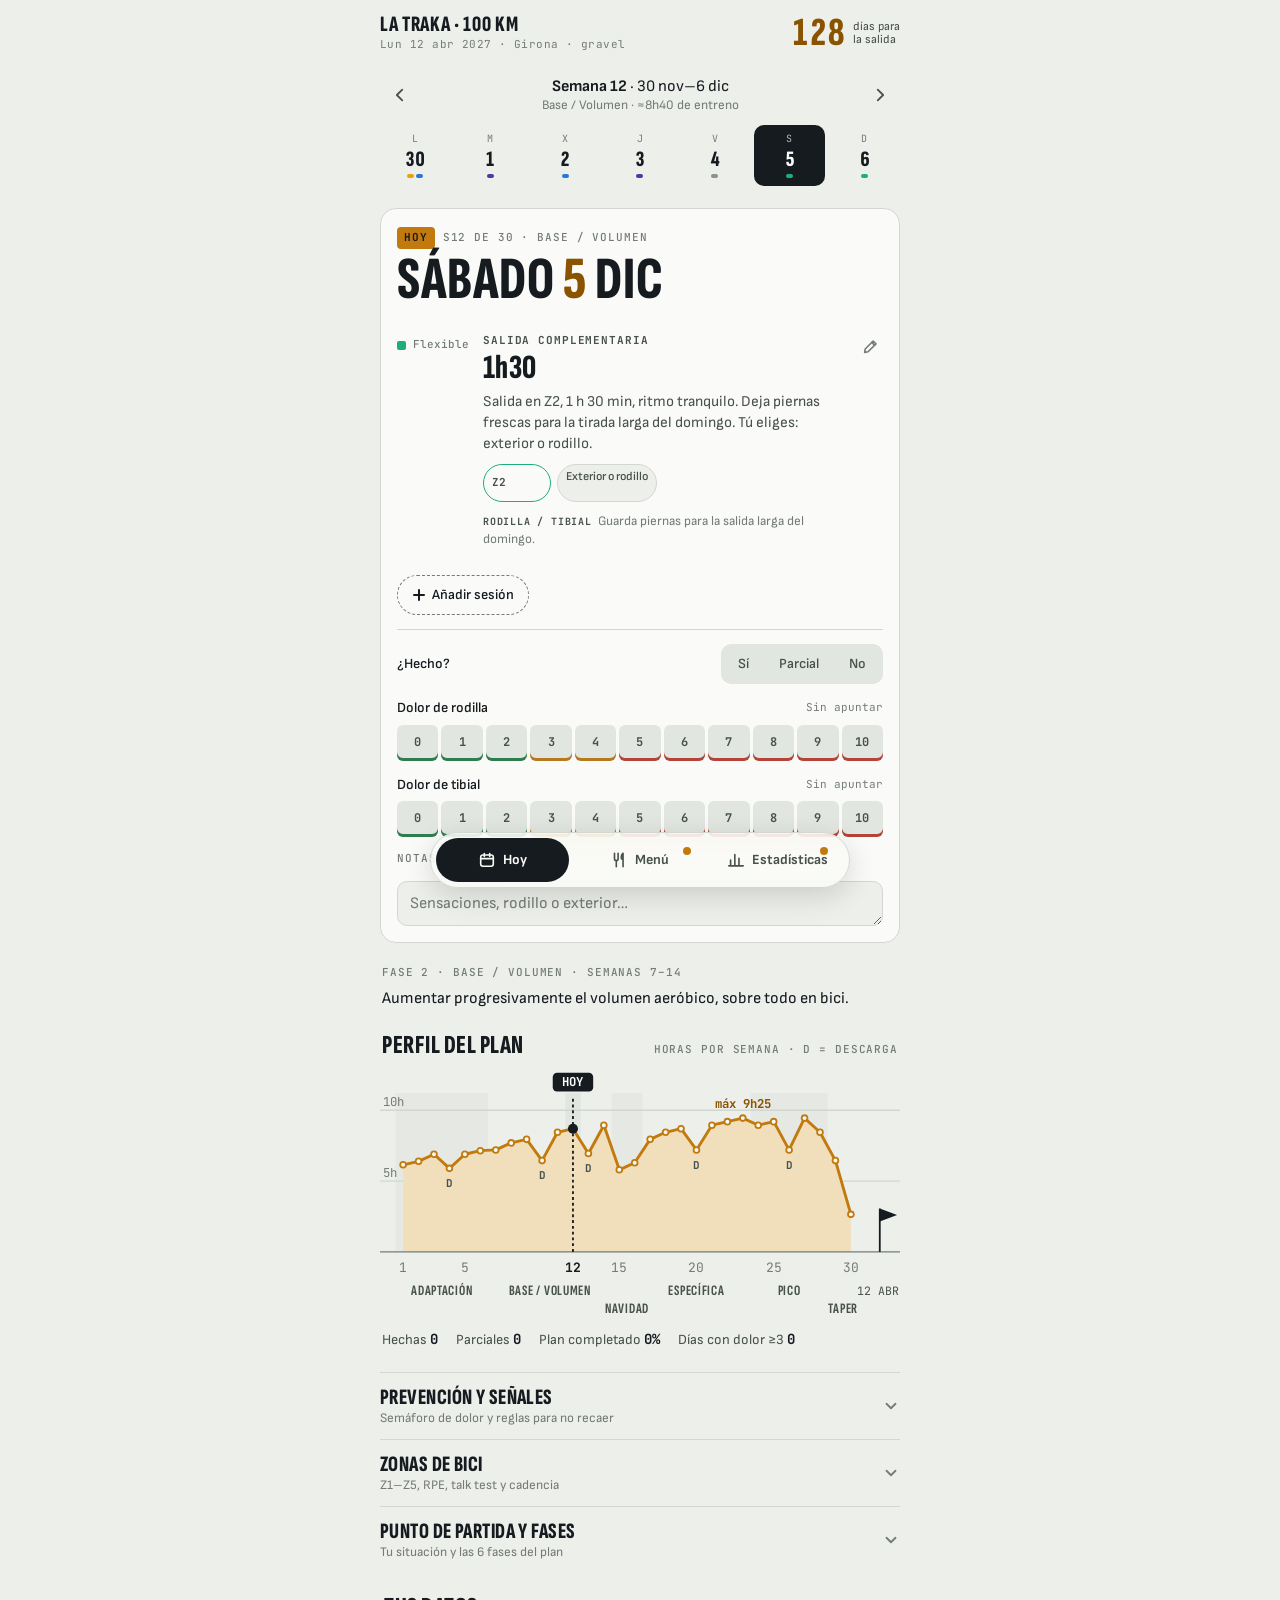
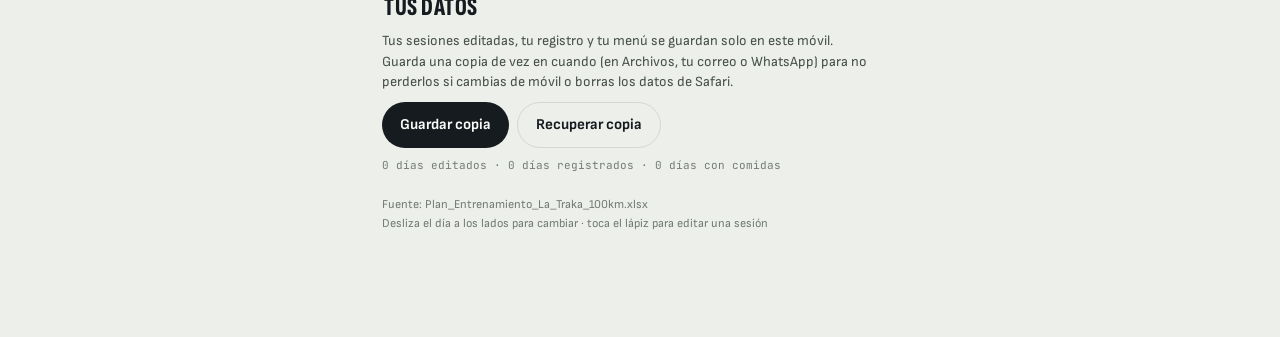
<file: index.html>
<!doctype html>
<html lang="es">
<head>
<meta charset="utf-8">
<meta name="viewport" content="width=device-width, initial-scale=1, viewport-fit=cover">
<meta name="robots" content="noindex, nofollow">
<meta name="theme-color" content="#EDEFEB" media="(prefers-color-scheme: light)">
<meta name="theme-color" content="#0F1215" media="(prefers-color-scheme: dark)">
<meta name="apple-mobile-web-app-capable" content="yes">
<meta name="mobile-web-app-capable" content="yes">
<meta name="apple-mobile-web-app-status-bar-style" content="default">
<meta name="apple-mobile-web-app-title" content="La Traka">
<link rel="manifest" href="./manifest.webmanifest">
<link rel="apple-touch-icon" href="./icon-180.png">
<title>Plan La Traka 100K</title>
<link rel="preconnect" href="https://fonts.googleapis.com">
<link rel="preconnect" href="https://fonts.gstatic.com" crossorigin>
<link rel="stylesheet" href="https://fonts.googleapis.com/css2?family=JetBrains+Mono:wght@500;700&family=Sofia+Sans+Extra+Condensed:wght@700;800&family=Sofia+Sans:wght@400;500;600;700&display=swap">
<style>
:root {
  --ground: #EDEFEB;
  --surface: #FAFBF8;
  --sunken: #E2E6E0;
  --band: #E5E8E3;
  --line: #D2D8D1;
  --ink: #161B1F;
  --ink-2: #48524D;
  --ink-3: #737C76;
  --accent: #C27A0E;
  --accent-ink: #8A5300;
  --accent-soft: #F1DFBC;
  --on-ink: #FAFBF8;
  --run: #EDA100;
  --gym: #4A3AA7;
  --swim: #2A78D6;
  --bike: #1BAF7A;
  --rest: #8B928C;
  --ok: #2F7D4F;
  --part: #B7791F;
  --no: #B4433A;
  --on-ok: #FFFFFF;
  --on-part: #161B1F;
  --on-no: #FFFFFF;
  --focus: #1D6E8E;
  --display: "Sofia Sans Extra Condensed", "Arial Narrow", "Roboto Condensed", Impact, sans-serif;
  --body: "Sofia Sans", system-ui, -apple-system, "Segoe UI", Roboto, sans-serif;
  --mono: "JetBrains Mono", ui-monospace, "SF Mono", Menlo, Consolas, monospace;
  color-scheme: light;
}
@media (prefers-color-scheme: dark) {
  :root:not([data-theme="light"]) {
    --ground: #0F1215; --surface: #171B1F; --sunken: #0B0D10; --band: #13171A; --line: #2A3036;
    --ink: #ECEAE3; --ink-2: #B5BBB6; --ink-3: #858C87;
    --accent: #F2AA3C; --accent-ink: #F5B95C; --accent-soft: #3A2C14; --on-ink: #0F1215;
    --run: #C98500; --gym: #9085E9; --swim: #3987E5; --bike: #199E70; --rest: #7E8680;
    --ok: #6CC592; --part: #F2AA3C; --no: #EE7B70; --on-ok: #0F1215; --on-part: #0F1215; --on-no: #0F1215; --focus: #5CB8D9;
    color-scheme: dark;
  }
}
:root[data-theme="dark"] {
  --ground: #0F1215; --surface: #171B1F; --sunken: #0B0D10; --band: #13171A; --line: #2A3036;
  --ink: #ECEAE3; --ink-2: #B5BBB6; --ink-3: #858C87;
  --accent: #F2AA3C; --accent-ink: #F5B95C; --accent-soft: #3A2C14; --on-ink: #0F1215;
  --run: #C98500; --gym: #9085E9; --swim: #3987E5; --bike: #199E70; --rest: #7E8680;
  --ok: #6CC592; --part: #F2AA3C; --no: #EE7B70; --on-ok: #0F1215; --on-part: #0F1215; --on-no: #0F1215; --focus: #5CB8D9;
  color-scheme: dark;
}

* { box-sizing: border-box; }
[hidden] { display: none !important; }
html { -webkit-text-size-adjust: 100%; }
body {
  margin: 0;
  background: var(--ground);
  color: var(--ink);
  font-family: var(--body);
  font-size: 16px;
  line-height: 1.45;
  padding-inline: 16px;
  padding-block: 14px 104px;
  -webkit-font-smoothing: antialiased;
  -webkit-tap-highlight-color: transparent;
}
@supports (padding: env(safe-area-inset-top)) {
  body { padding-block: calc(14px + env(safe-area-inset-top)) calc(104px + env(safe-area-inset-bottom)); }
}
button { font: inherit; color: inherit; background: none; border: 0; padding: 0; cursor: pointer; touch-action: manipulation; }
:focus-visible { outline: 2px solid var(--focus); outline-offset: 2px; border-radius: 6px; }
.eyebrow { font-family: var(--mono); font-size: 11px; font-weight: 500; letter-spacing: .08em; text-transform: uppercase; color: var(--ink-3); }

.app { max-width: 520px; margin-inline: auto; display: grid; gap: 22px; }

/* Cabecera */
.top { display: flex; align-items: center; justify-content: space-between; gap: 12px; }
.bib { display: grid; gap: 1px; }
.bib-name { font-family: var(--display); font-weight: 800; font-size: 22px; letter-spacing: .03em; text-transform: uppercase; line-height: 1; }
.bib-sub { font-family: var(--mono); font-size: 11px; color: var(--ink-3); letter-spacing: .04em; }
.count { display: flex; align-items: center; gap: 8px; }
.count-n { font-family: var(--display); font-weight: 800; font-size: 40px; line-height: .85; color: var(--accent-ink); font-variant-numeric: tabular-nums; }
.count-l { font-size: 12px; line-height: 1.15; color: var(--ink-2); }

/* Semana */
.week { display: grid; gap: 10px; }
.week-bar { display: grid; grid-template-columns: 40px 1fr 40px; align-items: center; gap: 8px; }
.nav-btn { width: 40px; height: 40px; border-radius: 50%; display: grid; place-items: center; color: var(--ink-2); }
.nav-btn:hover { background: var(--sunken); }
.nav-btn:disabled { opacity: .3; cursor: default; background: none; }
.nav-btn svg { width: 18px; height: 18px; }
.week-title { text-align: center; line-height: 1.25; }
.week-title strong { font-weight: 700; }
.week-title .sub { display: block; font-size: 13px; color: var(--ink-3); }
.chip-d { font-family: var(--mono); font-size: 10px; font-weight: 700; letter-spacing: .08em; text-transform: uppercase; padding: 2px 6px; border-radius: 4px; background: var(--ink); color: var(--on-ink); vertical-align: 1px; }
.strip { display: grid; grid-template-columns: repeat(7, 1fr); gap: 4px; }
.dbtn { display: grid; justify-items: center; gap: 3px; padding-block: 7px 8px; border-radius: 10px; position: relative; }
.dbtn .dl { font-family: var(--mono); font-size: 10px; color: var(--ink-3); letter-spacing: .05em; }
.dbtn .dn { font-family: var(--display); font-weight: 800; font-size: 22px; line-height: 1; font-variant-numeric: tabular-nums; }
.dbtn .marks { display: flex; gap: 2px; height: 4px; }
.dbtn .marks i { width: 7px; height: 4px; border-radius: 2px; background: var(--c); }
.dbtn.is-today .dn { color: var(--accent-ink); }
.dbtn.is-sel { background: var(--ink); color: var(--on-ink); }
.dbtn.is-sel .dl, .dbtn.is-sel .dn { color: inherit; }
.dbtn.is-sel .dl { opacity: .7; }
.dbtn .chk { position: absolute; top: 4px; right: 5px; width: 12px; height: 12px; color: var(--ok); }
.dbtn.is-sel .chk { color: var(--accent); }
.dbtn .pdot { position: absolute; top: 6px; left: 7px; width: 7px; height: 7px; border-radius: 50%; background: var(--lv); }

/* Día */
.day { background: var(--surface); border: 1px solid var(--line); border-radius: 16px; padding: 18px 16px 16px; display: grid; gap: 14px; }
.day-head { display: grid; gap: 4px; }
.day-meta { display: flex; align-items: center; gap: 8px; flex-wrap: wrap; }
.rel { font-family: var(--mono); font-size: 11px; font-weight: 700; letter-spacing: .08em; text-transform: uppercase; padding: 3px 7px; border-radius: 4px; background: var(--sunken); color: var(--ink-2); }
.rel.is-today { background: var(--accent); color: #161B1F; }
.link { font-size: 13px; font-weight: 600; color: var(--accent-ink); text-decoration: underline; text-underline-offset: 3px; padding: 4px 2px; }
.date { margin: 0; font-family: var(--display); font-weight: 800; font-size: clamp(42px, 13vw, 60px); line-height: .9; text-transform: uppercase; letter-spacing: .01em; text-wrap: balance; }
.date .num { color: var(--accent-ink); }

.sessions { list-style: none; margin: 0; padding: 0; display: grid; }
.s { display: grid; grid-template-columns: 74px 1fr; gap: 0 12px; position: relative; padding-block: 12px; }
.s + .s { border-top: 1px dashed var(--line); }
.s-time { font-family: var(--mono); font-size: 13px; font-weight: 700; padding-top: 3px; display: flex; align-items: flex-start; gap: 7px; }
.s-time::before { content: ""; flex: none; width: 9px; height: 9px; margin-top: 4px; border-radius: 2px; background: var(--c); }
.s-time span { display: grid; gap: 1px; min-width: 0; }
.s-time small { font-size: 10px; font-weight: 500; color: var(--ink-3); }
.s-time.is-word, .s-time.is-flex { font-size: 11px; padding-top: 4px; }
.s-time.is-flex { color: var(--ink-3); font-weight: 500; }
.s-body { display: grid; gap: 2px; min-width: 0; padding-right: 34px; }
.s-kind { font-family: var(--mono); font-size: 11px; font-weight: 700; letter-spacing: .08em; text-transform: uppercase; color: var(--ck); }
.s-main { font-family: var(--display); font-weight: 800; font-size: clamp(28px, 8.6vw, 34px); line-height: 1; letter-spacing: .01em; overflow-wrap: anywhere; }
.s-main .u { font-size: .55em; margin-left: 3px; color: var(--ink-2); letter-spacing: .02em; }
.s-text { margin: 4px 0 0; color: var(--ink-2); font-size: 15px; line-height: 1.4; }
.work { margin-top: 10px; background: var(--ground); border: 1px solid var(--line); border-radius: 10px; padding: 9px 12px 10px; display: grid; gap: 3px; }
.work p { margin: 0; white-space: pre-line; font-size: 15px; line-height: 1.5; color: var(--ink); }
.tags { display: flex; flex-wrap: wrap; gap: 6px; margin-top: 8px; }
.tag { font-size: 12px; font-weight: 600; padding: 3px 8px; border-radius: 999px; border: 1px solid var(--line); color: var(--ink-2); background: var(--ground); }
.tag.opt { border-style: dashed; background: transparent; }
.tag.zone { font-family: var(--mono); font-size: 11px; font-weight: 700; color: var(--ink-2); border-color: var(--c); background: transparent; }
.s-note { margin: 8px 0 0; font-size: 13px; line-height: 1.4; color: var(--ink-3); }
.s-note b { font-family: var(--mono); font-size: 10px; font-weight: 700; letter-spacing: .08em; text-transform: uppercase; color: var(--ink-2); margin-right: 6px; }
.s-edit { position: absolute; top: 4px; right: -8px; width: 42px; height: 42px; display: grid; place-items: center; color: var(--ink-3); border-radius: 50%; }
.s-edit:hover { background: var(--sunken); color: var(--ink); }
.s-edit svg { width: 17px; height: 17px; }
.s-empty { padding-block: 14px; color: var(--ink-3); }
.s--race .s-main { color: var(--accent-ink); }
.s--rest .s-main { color: var(--ink-3); }

.k-run { --c: var(--run); --ck: var(--accent-ink); }
.k-gym { --c: var(--gym); --ck: var(--ink-2); }
.k-swim { --c: var(--swim); --ck: var(--ink-2); }
.k-bike { --c: var(--bike); --ck: var(--ink-2); }
.k-rest { --c: var(--rest); --ck: var(--ink-3); }
.k-race { --c: var(--accent); --ck: var(--accent-ink); }
.k-other { --c: var(--ink-3); --ck: var(--ink-2); }

.day-actions { display: flex; align-items: center; justify-content: space-between; gap: 8px 12px; flex-wrap: wrap; }
.add { display: inline-flex; align-items: center; gap: 6px; padding: 9px 14px; border-radius: 999px; border: 1px dashed var(--ink-3); font-size: 14px; font-weight: 600; }
.add:hover { background: var(--sunken); }
.add svg { width: 14px; height: 14px; }
.edited { font-size: 13px; color: var(--ink-3); }

.log { border-top: 1px solid var(--line); padding-top: 14px; display: grid; gap: 14px; }
.log-row { display: flex; align-items: center; justify-content: space-between; gap: 12px; flex-wrap: wrap; }
.log-lbl { font-size: 14px; font-weight: 600; }
.log-val { font-family: var(--mono); font-size: 11px; color: var(--ink-3); }
.seg { display: inline-grid; grid-template-columns: repeat(3, auto); background: var(--sunken); border-radius: 10px; padding: 3px; gap: 2px; }
.seg button { padding: 7px 14px; border-radius: 8px; font-size: 14px; font-weight: 600; color: var(--ink-2); }
.seg button[aria-pressed="true"] { background: var(--surface); color: var(--ink); box-shadow: 0 1px 2px rgb(0 0 0 / .12); }
.seg button[data-v="Sí"][aria-pressed="true"] { color: var(--ok); }
.seg button[data-v="Parcial"][aria-pressed="true"] { color: var(--part); }
.seg button[data-v="No"][aria-pressed="true"] { color: var(--no); }
.pain { display: grid; gap: 6px; }
.pain-scale { display: grid; grid-template-columns: repeat(11, 1fr); gap: 3px; }
.pain-scale button { height: 36px; border-radius: 6px; background: var(--sunken); font-family: var(--mono); font-size: 12px; font-weight: 700; color: var(--ink-2); box-shadow: inset 0 -3px 0 var(--lv); font-variant-numeric: tabular-nums; }
.pain-scale button[aria-pressed="true"] { background: var(--lv); color: var(--on); box-shadow: none; }
.lv-g { --lv: var(--ok); --on: var(--on-ok); }
.lv-a { --lv: var(--part); --on: var(--on-part); }
.lv-r { --lv: var(--no); --on: var(--on-no); }
.sema { margin: 0; display: grid; grid-template-columns: 12px 1fr; gap: 3px 10px; background: var(--sunken); border-radius: 10px; padding: 10px 12px; font-size: 14px; line-height: 1.45; }
.sema i { width: 12px; height: 12px; border-radius: 50%; background: var(--lv); margin-top: 4px; grid-row: span 2; }
.sema b { font-weight: 700; }
.notes { width: 100%; font: inherit; font-size: 16px; color: var(--ink); background: var(--ground); border: 1px solid var(--line); border-radius: 10px; padding: 10px 12px; resize: vertical; min-height: 44px; }
.notes::placeholder, .field input::placeholder, .field textarea::placeholder { color: var(--ink-3); }

/* Fase */
.wnote { display: grid; gap: 6px; padding-inline: 2px; }
.wnote p { margin: 0; font-size: 16px; line-height: 1.5; max-width: 62ch; }
.wnote .descarga { font-size: 14px; color: var(--ink-2); }
.wnote .descarga b { color: var(--ink); }

/* Perfil */
.profile { display: grid; gap: 8px; }
.sec-head { display: flex; align-items: baseline; justify-content: space-between; gap: 8px; flex-wrap: wrap; padding-inline: 2px; }
.sec-head h2 { margin: 0; font-family: var(--display); font-weight: 800; font-size: 26px; text-transform: uppercase; letter-spacing: .02em; line-height: 1; }
.pf { width: 100%; height: auto; display: block; }
.pf-band { fill: var(--band); }
.pf-grid { stroke: var(--line); stroke-width: 1; }
.pf-base { stroke: var(--ink-3); stroke-width: 1; }
.pf-area { fill: var(--accent-soft); }
.pf-line { fill: none; stroke: var(--accent); stroke-width: 2; stroke-linejoin: round; stroke-linecap: round; }
.pf-dot { fill: var(--surface); stroke: var(--accent); stroke-width: 1.25; }
.pf-ylab { fill: var(--ink-3); font-family: var(--mono); font-size: 8.5px; }
.pf-wk { fill: var(--ink-3); font-family: var(--mono); font-size: 9px; text-anchor: middle; }
.pf-wk.is-sel { fill: var(--ink); font-weight: 700; }
.pf-phase { fill: var(--ink-2); font-family: var(--display); font-weight: 700; font-size: 10px; letter-spacing: .05em; text-anchor: middle; }
.pf-d { fill: var(--ink-2); font-family: var(--mono); font-size: 7.5px; font-weight: 700; text-anchor: middle; }
.pf-selband { fill: var(--sunken); }
.pf-now { stroke: var(--ink); stroke-width: 1.25; stroke-dasharray: 2 2; }
.pf-nowdot { fill: var(--ink); }
.pf-pill { fill: var(--ink); }
.pf-pilltxt { fill: var(--on-ink); font-family: var(--mono); font-size: 8.5px; font-weight: 700; text-anchor: middle; }
.pf-peak { fill: var(--accent-ink); font-family: var(--mono); font-size: 8.5px; font-weight: 700; text-anchor: middle; }
.pf-flag { fill: var(--ink); }
.pf-pole { stroke: var(--ink); stroke-width: 1.25; }
.pf-race { fill: var(--ink-2); font-family: var(--mono); font-size: 8px; text-anchor: end; }
.pf-hit { fill: transparent; cursor: pointer; }
.pf-hit:focus-visible { outline: none; fill: var(--sunken); opacity: .6; }
.stats { display: flex; flex-wrap: wrap; gap: 6px 18px; padding-inline: 2px; font-size: 14px; color: var(--ink-2); }
.stats b { font-family: var(--mono); color: var(--ink); font-weight: 700; font-variant-numeric: tabular-nums; }

/* Guías */
.keys { border-top: 1px solid var(--line); }
.keys + .keys { border-top: 1px solid var(--line); }
.keys summary { list-style: none; cursor: pointer; display: flex; align-items: center; justify-content: space-between; gap: 12px; padding-block: 14px; font-family: var(--display); font-weight: 800; font-size: 22px; text-transform: uppercase; letter-spacing: .02em; line-height: 1; }
.keys summary small { display: block; font-family: var(--body); font-weight: 400; font-size: 13px; text-transform: none; letter-spacing: 0; color: var(--ink-3); margin-top: 3px; }
.keys summary::-webkit-details-marker { display: none; }
.keys summary svg { flex: none; width: 18px; height: 18px; transition: transform .2s; color: var(--ink-3); }
.keys[open] summary svg { transform: rotate(180deg); }
.keys-body { display: grid; gap: 12px; padding-bottom: 16px; }
.keys-body p { margin: 0; max-width: 62ch; }
.keys-body h3 { margin: 8px 0 0; font-family: var(--display); font-weight: 800; font-size: 19px; text-transform: uppercase; letter-spacing: .02em; line-height: 1.05; }
.keys-body ul, .keys-body ol { margin: 0; padding-left: 18px; display: grid; gap: 10px; }
.keys-body li { max-width: 62ch; color: var(--ink-2); }
.keys-body li::marker { color: var(--accent); }
.closing { color: var(--ink-3); font-size: 14px; }
.sem-row { display: grid; grid-template-columns: 12px 1fr; gap: 10px; padding-block: 10px; border-top: 1px solid var(--line); }
.sem-row i { width: 12px; height: 12px; border-radius: 50%; background: var(--lv); margin-top: 5px; }
.sem-row div { display: grid; gap: 4px; }
.sem-row p { color: var(--ink-2); font-size: 15px; }
.zone { display: grid; grid-template-columns: 40px 1fr; gap: 10px; padding-block: 10px; border-top: 1px solid var(--line); }
.zone-z { font-family: var(--display); font-weight: 800; font-size: 30px; line-height: 1; color: var(--accent-ink); }
.zone div { display: grid; gap: 3px; }
.zone .meta { font-family: var(--mono); font-size: 11px; color: var(--ink-3); }
.zone p { font-size: 15px; color: var(--ink-2); }
.facts { margin: 0; display: grid; }
.facts div { display: grid; gap: 2px; padding-block: 9px; border-top: 1px solid var(--line); }
.facts dd { margin: 0; color: var(--ink-2); }
.phases li strong { color: var(--ink); }
.phases .wk { font-family: var(--mono); font-size: 11px; color: var(--ink-3); margin-left: 6px; }

/* Datos */
.data { display: grid; gap: 10px; padding-inline: 2px; }
.data p { margin: 0; font-size: 14px; color: var(--ink-2); max-width: 62ch; }
.data-actions { display: flex; gap: 8px; flex-wrap: wrap; }
.btn { padding: 11px 18px; border-radius: 999px; background: var(--ink); color: var(--on-ink); font-weight: 700; font-size: 15px; }
.btn.ghost { background: transparent; color: var(--ink); border: 1px solid var(--line); }
.btn.danger { background: transparent; color: var(--no); padding-inline: 6px; margin-left: auto; font-weight: 600; }
.btn.danger.armed { background: var(--no); color: var(--on-no); padding-inline: 14px; }
.data-meta { font-family: var(--mono); font-size: 11px !important; color: var(--ink-3) !important; }

footer { font-size: 12px; color: var(--ink-3); display: grid; gap: 2px; padding-inline: 2px; }

/* Editor */
dialog.sheet { width: min(520px, calc(100vw - 20px)); max-height: calc(100dvh - 24px); margin: auto; padding: 0; border: 1px solid var(--line); border-radius: 16px; background: var(--surface); color: var(--ink); overflow: auto; overscroll-behavior: contain; }
dialog.sheet::backdrop { background: rgb(10 12 14 / .5); }
.ed { display: grid; gap: 14px; padding: 18px 16px 16px; }
.ed-head { display: grid; gap: 2px; }
.ed-head h2 { margin: 0; font-family: var(--display); font-weight: 800; font-size: 30px; text-transform: uppercase; line-height: 1; }
.field { display: grid; gap: 5px; min-width: 0; }
.field input, .field textarea { width: 100%; font: inherit; font-size: 16px; color: var(--ink); background: var(--ground); border: 1px solid var(--line); border-radius: 10px; padding: 10px 12px; }
.field textarea { resize: vertical; line-height: 1.45; }
.field .hint { font-size: 12px; color: var(--ink-3); }
.row2 { display: grid; grid-template-columns: 1fr 1fr; gap: 10px; }
.kinds { display: grid; grid-template-columns: repeat(3, 1fr); gap: 6px; border: 0; margin: 0; padding: 0; min-width: 0; }
.kinds legend { padding: 0; margin-bottom: 5px; }
.kinds label { position: relative; display: flex; align-items: center; gap: 7px; padding: 10px; border-radius: 10px; background: var(--sunken); font-size: 14px; font-weight: 600; cursor: pointer; }
.kinds label::before { content: ""; flex: none; width: 9px; height: 9px; border-radius: 2px; background: var(--c); }
.kinds input { position: absolute; inset: 0; opacity: 0; margin: 0; cursor: pointer; }
.kinds label:has(input:checked) { background: var(--ink); color: var(--on-ink); }
.kinds label:has(input:focus-visible) { outline: 2px solid var(--focus); outline-offset: 2px; }
.ed-actions { display: flex; gap: 8px; flex-wrap: wrap; align-items: center; padding-top: 2px; }

.toast { position: fixed; left: 50%; bottom: calc(86px + env(safe-area-inset-bottom, 0px)); transform: translateX(-50%); background: var(--ink); color: var(--on-ink); padding: 10px 16px; border-radius: 999px; font-size: 14px; font-weight: 600; z-index: 20; box-shadow: 0 4px 16px rgb(0 0 0 / .2); white-space: nowrap; }

.anim { animation: rise .18s ease-out; }
@keyframes rise { from { opacity: .4; transform: translateY(4px); } to { opacity: 1; transform: none; } }
@media (prefers-reduced-motion: reduce) { .anim { animation: none; } .keys summary svg { transition: none; } }
@media (max-width: 360px) { .s { grid-template-columns: 66px 1fr; } .seg button { padding: 7px 10px; } .kinds { grid-template-columns: repeat(2, 1fr); } }

/* ================= Estadísticas ================= */
[hidden] { display: none !important; }
.view { display: grid; gap: 22px; }

/* Barra de pestañas */
.tabbar { position: fixed; left: 50%; transform: translateX(-50%); bottom: calc(12px + env(safe-area-inset-bottom, 0px)); z-index: 15; display: grid; grid-template-columns: repeat(3, 1fr); gap: 4px; padding: 5px; width: min(420px, calc(100vw - 32px)); border-radius: 999px; border: 1px solid var(--line); background: color-mix(in srgb, var(--surface) 78%, transparent); -webkit-backdrop-filter: saturate(1.4) blur(16px); backdrop-filter: saturate(1.4) blur(16px); box-shadow: 0 8px 28px rgb(0 0 0 / .14); }
.tab { position: relative; display: flex; align-items: center; justify-content: center; gap: 7px; height: 44px; border-radius: 999px; font-size: 14px; font-weight: 700; color: var(--ink-2); transition: background-color .2s, color .2s; }
.tab svg { width: 18px; height: 18px; flex: none; }
.tab[aria-current="page"] { background: var(--ink); color: var(--on-ink); }
.tab-new { position: absolute; top: 9px; right: 16px; width: 8px; height: 8px; border-radius: 50%; background: var(--accent); box-shadow: 0 0 0 2px var(--surface); }

/* Estructura */
.sx { display: grid; gap: 28px; position: relative; }
.sx-head { display: grid; gap: 4px; padding-inline: 2px; }
.sx-title { margin: 0; font-family: var(--display); font-weight: 800; font-size: clamp(42px, 13vw, 60px); line-height: .9; text-transform: uppercase; letter-spacing: .01em; }
.sx-card { background: var(--surface); border: 1px solid var(--line); border-radius: 16px; padding: 16px; display: grid; gap: 14px; min-width: 0; }
.sx-sec { display: grid; gap: 12px; min-width: 0; }
.sx-sec > header { display: grid; gap: 3px; padding-inline: 2px; }
.sx-sec h2 { margin: 0; font-family: var(--display); font-weight: 800; font-size: 26px; text-transform: uppercase; letter-spacing: .02em; line-height: 1; }
.sx-sec > header p { margin: 0; font-size: 14px; color: var(--ink-3); }
.sx-empty { margin: 0; font-size: 14px; color: var(--ink-3); }
.sx-insight { margin: 0; font-size: 15px; color: var(--ink-2); }
.sx-insight b { color: var(--ink); }
.sx-ok { --lv: var(--ok); } .sx-warn { --lv: var(--part); } .sx-bad { --lv: var(--no); } .sx-none { --lv: var(--ink-3); }

/* Hero */
.sx-hero { display: grid; grid-template-columns: 112px 1fr; gap: 16px; align-items: center; }
.sx-ring { width: 112px; height: 112px; display: block; }
.sx-ring .trk { fill: none; stroke: var(--accent-soft); stroke-width: 11; }
.sx-ring .val { fill: none; stroke: var(--accent); stroke-width: 11; stroke-linecap: round; transition: stroke-dashoffset 1s cubic-bezier(.2, .8, .2, 1); }
.sx-ring text { fill: var(--ink); font-family: var(--display); font-weight: 800; font-size: 34px; text-anchor: middle; dominant-baseline: central; }
.sx-hero-txt { display: grid; gap: 6px; min-width: 0; }
.sx-hero-txt p { margin: 0; font-size: 15px; color: var(--ink-2); }
.sx-chip { justify-self: start; display: inline-flex; align-items: center; gap: 6px; font-size: 12px; font-weight: 700; padding: 4px 10px 4px 8px; border-radius: 999px; background: var(--sunken); color: var(--ink); }
.sx-chip i { width: 8px; height: 8px; border-radius: 50%; background: var(--lv); flex: none; }
.sx-road { display: grid; gap: 6px; }
.sx-road-top { display: flex; justify-content: space-between; gap: 8px; font-size: 13px; color: var(--ink-2); }
.sx-road-top b { color: var(--ink); }
.sx-road-bar { position: relative; height: 10px; border-radius: 999px; background: var(--sunken); overflow: hidden; }
.sx-road-bar b { position: absolute; inset: 0 auto 0 0; border-radius: 999px; background: var(--ink); }
.sx-road-meta { display: flex; justify-content: space-between; gap: 8px; font-family: var(--mono); font-size: 11px; color: var(--ink-3); }

/* KPIs */
.sx-kpis { display: grid; grid-template-columns: 1fr 1fr; gap: 10px; }
.sx-kpi { background: var(--surface); border: 1px solid var(--line); border-radius: 14px; padding: 12px 12px 10px; display: grid; gap: 2px; align-content: start; min-width: 0; }
.sx-kpi .lbl { font-size: 13px; font-weight: 600; color: var(--ink-2); }
.sx-kpi .v { font-family: var(--display); font-weight: 800; font-size: 44px; line-height: 1; letter-spacing: .01em; white-space: nowrap; }
.sx-kpi .v small { font-size: .45em; color: var(--ink-2); margin-left: 3px; letter-spacing: .02em; }
.sx-kpi .sub { font-size: 12px; color: var(--ink-3); line-height: 1.35; }
.sx-kpi .sub .sx-chip { margin-top: 4px; }
.sx-spark { width: 100%; height: 28px; display: block; margin-top: 6px; overflow: visible; }
.sx-spark path { fill: none; stroke: var(--ink-3); stroke-width: 1.5; stroke-linejoin: round; stroke-linecap: round; }
.sx-spark circle { fill: var(--accent); stroke: var(--surface); stroke-width: 2; }

/* SVG comunes */
.sx-svg { display: block; width: 100%; height: auto; overflow: visible; touch-action: pan-y; }
.sx-ax { fill: var(--ink-3); font-family: var(--mono); font-size: 9px; font-variant-numeric: tabular-nums; }
.sx-ax.is-now { fill: var(--ink); font-weight: 700; }
.sx-grid { stroke: var(--line); stroke-width: 1; }
.sx-base { stroke: var(--ink-3); stroke-width: 1; }
.sx-kf { fill: var(--c); }
.sx-plan { fill: var(--sunken); }
.sx-acc { fill: var(--accent); }
.sx-lbl { fill: var(--ink); font-family: var(--mono); font-size: 9.5px; font-weight: 700; text-anchor: middle; }
.sx-hit { fill: transparent; cursor: pointer; outline: none; }
.sx-svg[data-hot] .sx-col:not(.hot) { opacity: .45; }
.sx-col { transition: opacity .15s; }
.sx-hit:focus-visible { fill: var(--focus); fill-opacity: .12; }

/* Calendario de constancia */
.sx-heat-wrap { overflow-x: auto; padding: 4px 4px 2px; margin-inline: -4px; scrollbar-width: none; }
.sx-heat-wrap::-webkit-scrollbar { display: none; }
.st-done { fill: var(--ok); }
.st-part { fill: var(--part); }
.st-no { fill: var(--no); }
.st-miss { fill: var(--ink-3); fill-opacity: .38; }
.st-rest, .st-next { fill: var(--sunken); }
.st-race { fill: var(--ink); }
.st-dot { fill: var(--ink-3); pointer-events: none; }
.st-today { fill: none; stroke: var(--ink); stroke-width: 2; pointer-events: none; }
.sx-heat .sx-hit:focus-visible { fill: none; stroke: var(--focus); stroke-width: 2; }

/* Leyenda */
.sx-legend { display: flex; flex-wrap: wrap; gap: 6px 14px; font-size: 12px; color: var(--ink-2); padding-inline: 2px; }
.sx-legend span { display: inline-flex; align-items: center; gap: 6px; }
.sx-legend i { width: 10px; height: 10px; border-radius: 3px; background: var(--c); flex: none; position: relative; }
.sx-legend i.line { width: 14px; height: 2px; border-radius: 1px; }
.sx-legend i.dot { border-radius: 50%; }
.sx-legend i.ring { background: none; box-shadow: inset 0 0 0 2px var(--ink); }
.sx-legend i.restdot::after { content: ""; position: absolute; inset: 3.5px; border-radius: 50%; background: var(--ink-3); }

/* Reparto */
.sx-split { display: flex; gap: 2px; height: 14px; border-radius: 999px; overflow: hidden; }
.sx-split span { background: var(--c); min-width: 4px; }
.sx-rows { display: grid; }
.sx-row { display: grid; grid-template-columns: 10px 1fr auto; gap: 6px 10px; align-items: center; padding-block: 10px; border-top: 1px solid var(--line); }
.sx-row:first-child { border-top: 0; padding-top: 2px; }
.sx-row > i { width: 10px; height: 10px; border-radius: 3px; background: var(--c); }
.sx-row .nm { font-weight: 600; font-size: 15px; }
.sx-row .val { font-family: var(--mono); font-size: 12px; color: var(--ink-2); font-variant-numeric: tabular-nums; text-align: right; }
.sx-meter { grid-column: 2 / -1; height: 6px; border-radius: 999px; background: color-mix(in srgb, var(--c) 20%, var(--surface)); overflow: hidden; }
.sx-meter b { display: block; height: 100%; border-radius: 999px; background: var(--c); }

/* Sensaciones */
.sx-bandz-g { fill: var(--ok); fill-opacity: .09; }
.sx-bandz-a { fill: var(--part); fill-opacity: .12; }
.sx-bandz-r { fill: var(--no); fill-opacity: .09; }
.sx-dot { stroke: var(--surface); stroke-width: 2; }
.sx-dot.de { fill: var(--ink-3); }
.sx-dot.lv-g { fill: var(--ok); } .sx-dot.lv-a { fill: var(--part); } .sx-dot.lv-r { fill: var(--no); }
.sx-line { fill: none; stroke: var(--accent); stroke-width: 2; stroke-linejoin: round; stroke-linecap: round; }
.sx-line.de { stroke: var(--ink-3); stroke-width: 1.5; }
.sx-cross { stroke: var(--ink-3); stroke-width: 1; pointer-events: none; }
.sx-mini-h { display: flex; justify-content: space-between; align-items: center; gap: 8px; font-size: 14px; font-weight: 600; }
.sx-pair { display: grid; gap: 16px; }

/* Listas: récords y notas */
.sx-list { display: grid; }
.sx-li { display: flex; justify-content: space-between; align-items: center; gap: 12px; padding-block: 11px; border-top: 1px solid var(--line); }
.sx-li:first-child { border-top: 0; padding-top: 2px; }
.sx-li .k { font-size: 15px; min-width: 0; }
.sx-li .k small { display: block; font-size: 12px; color: var(--ink-3); margin-top: 1px; }
.sx-li .v { font-family: var(--display); font-weight: 800; font-size: 28px; line-height: 1; white-space: nowrap; }
.sx-note { display: grid; gap: 4px; padding-block: 11px; border-top: 1px solid var(--line); text-align: left; width: 100%; }
.sx-note:first-child { border-top: 0; padding-top: 2px; }
.sx-note .d { display: flex; gap: 8px; align-items: center; flex-wrap: wrap; font-family: var(--mono); font-size: 11px; letter-spacing: .06em; text-transform: uppercase; color: var(--ink-3); }
.sx-note p { margin: 0; font-size: 15px; line-height: 1.45; white-space: pre-line; color: var(--ink); }
.sx-tag { font-family: var(--body); font-size: 11px; font-weight: 700; letter-spacing: 0; text-transform: none; padding: 2px 7px; border-radius: 999px; background: var(--sunken); color: var(--ink-2); display: inline-flex; align-items: center; gap: 5px; }
.sx-tag i { width: 7px; height: 7px; border-radius: 50%; background: var(--lv); }

/* Logros */
.sx-badges { display: grid; grid-template-columns: 1fr 1fr; gap: 8px; }
.sx-badge { display: grid; grid-template-columns: 36px 1fr; gap: 10px; align-items: center; padding: 10px; border-radius: 12px; background: var(--surface); border: 1px solid var(--line); min-width: 0; }
.sx-badge .ic { width: 36px; height: 36px; border-radius: 50%; display: grid; place-items: center; background: var(--sunken); color: var(--ink-3); }
.sx-badge .ic svg { width: 16px; height: 16px; }
.sx-badge.on { border-color: color-mix(in srgb, var(--accent) 55%, var(--line)); }
.sx-badge.on .ic { background: var(--accent); color: #161B1F; }
.sx-badge b { display: block; font-size: 14px; line-height: 1.2; }
.sx-badge:not(.on) b { color: var(--ink-2); }
.sx-badge small { display: block; font-size: 12px; color: var(--ink-3); line-height: 1.3; margin-top: 2px; }
.sx-badge .prog { display: block; height: 4px; border-radius: 999px; background: var(--sunken); margin-top: 6px; overflow: hidden; }
.sx-badge .prog b { height: 100%; border-radius: 999px; background: var(--ink-3); }

/* Tooltip */
.sx-tip { position: absolute; z-index: 12; min-width: 160px; max-width: 250px; padding: 10px 12px; border-radius: 12px; background: var(--ink); color: var(--on-ink); box-shadow: 0 10px 28px rgb(0 0 0 / .28); font-size: 13px; line-height: 1.35; }
.sx-tip .t { font-size: 12px; opacity: .72; margin-bottom: 5px; }
.sx-tip .r { display: grid; grid-template-columns: 14px auto 1fr; gap: 8px; align-items: center; padding-block: 1px; }
.sx-tip .r i { height: 2px; width: 14px; border-radius: 1px; background: var(--c, currentColor); }
.sx-tip .r b { font-family: var(--mono); font-weight: 700; font-variant-numeric: tabular-nums; }
.sx-tip .r span { opacity: .8; }
.sx-tip .note { margin-top: 5px; opacity: .85; }
.sx-tip button { margin-top: 8px; font-size: 13px; font-weight: 700; text-decoration: underline; text-underline-offset: 3px; color: inherit; padding: 2px 0; }

/* Tabla (vista accesible) */
.sx-table summary { cursor: pointer; font-size: 13px; font-weight: 600; color: var(--accent-ink); padding-block: 4px; list-style: none; }
.sx-table summary::-webkit-details-marker { display: none; }
.sx-tbl { overflow-x: auto; margin-top: 6px; }
.sx-tbl table { border-collapse: collapse; width: 100%; font-size: 13px; font-variant-numeric: tabular-nums; }
.sx-tbl th, .sx-tbl td { text-align: right; padding: 6px 8px; border-bottom: 1px solid var(--line); white-space: nowrap; }
.sx-tbl th:first-child, .sx-tbl td:first-child { text-align: left; padding-left: 0; }
.sx-tbl th { font-family: var(--mono); font-size: 10px; letter-spacing: .06em; text-transform: uppercase; color: var(--ink-3); font-weight: 500; }

/* Movimiento al abrir la pestaña */
.sx-go .grow { animation: sxGrow .6s cubic-bezier(.2, .8, .2, 1) both; animation-delay: calc(var(--i, 0) * 22ms); transform-box: fill-box; transform-origin: 50% 100%; }
.sx-go .growx { animation: sxGrowX .7s cubic-bezier(.2, .8, .2, 1) both; transform-origin: 0 50%; }
.sx-go .pop { animation: sxPop .38s cubic-bezier(.2, .8, .2, 1) both; animation-delay: calc(var(--i, 0) * 16ms); transform-box: fill-box; transform-origin: center; }
.sx-go .rise { animation: sxRise .45s cubic-bezier(.2, .8, .2, 1) both; animation-delay: calc(var(--i, 0) * 40ms); }
@keyframes sxGrow { from { transform: scaleY(0); } }
@keyframes sxGrowX { from { transform: scaleX(0); } }
@keyframes sxPop { from { transform: scale(.35); opacity: .35; } }
@keyframes sxRise { from { transform: translateY(8px); opacity: .5; } }
@media (prefers-reduced-motion: reduce) {
  .sx-go .grow, .sx-go .growx, .sx-go .pop, .sx-go .rise { animation: none; }
  .sx-ring .val, .tab { transition: none; }
}
@media (max-width: 360px) { .sx-badges { grid-template-columns: 1fr; } .sx-hero { grid-template-columns: 96px 1fr; } .sx-ring { width: 96px; height: 96px; } .sx-kpi .v { font-size: 38px; } }
.sx-sm { display: block; font-size: 12px; font-weight: 400; color: var(--ink-3); margin-top: 1px; }
.sx-vh { position: absolute; width: 1px; height: 1px; overflow: hidden; clip: rect(0 0 0 0); white-space: nowrap; }
.sx-badge { position: relative; }
.sx-cross { opacity: 0; }
.sx-col.hot .sx-cross { opacity: 1; }
.sx-svg.no-dim[data-hot] .sx-col:not(.hot) { opacity: 1; }


/* ================= Dieta ================= */
@media (max-width: 419px) {
  .tab { gap: 6px; font-size: 13px; }
  .tab span { display: none; }
  .tab[aria-current="page"] span { display: inline; }
}
.sx-neutral { fill: var(--ink-3); fill-opacity: .5; }
.sx-avg { stroke: var(--ink-3); stroke-width: 1; }
.sx-ref { stroke: var(--ink); stroke-width: 2; stroke-linecap: round; }
.fd-head { display: grid; gap: 4px; padding-inline: 2px; }
.fd-empty { margin: 0; font-size: 14px; color: var(--ink-3); }

/* Tomas dentro de la línea del día (círculo en vez del cuadrado de las sesiones) */
.s--toma .s-time::before { border-radius: 50%; background: var(--accent); }
.s--toma.is-ok .s-time::before { background: var(--ok); }
.s--toma.is-cambio .s-time::before { background: var(--part); }
.s--toma.is-no .s-time::before { background: var(--no); }
.s--toma .s-kind { color: var(--ink-2); }
.s-body.tm { gap: 6px; padding-right: 0; }
.tm-opts, .tm-alt { display: flex; flex-wrap: wrap; gap: 5px; align-items: center; }
.tm-opt { font-size: 13px; font-weight: 600; padding: 5px 10px; border-radius: 999px; border: 1px solid var(--line); color: var(--ink-2); background: var(--ground); }
.tm-opt[aria-pressed="true"] { background: var(--ink); border-color: var(--ink); color: var(--on-ink); }
.tm-alt { margin-top: 2px; }
.tm-alt .eyebrow { width: 100%; }
.tm-var { justify-self: start; margin-top: 2px; }
.tm-var button { padding: 5px 12px; font-size: 13px; }
.tm-nota { width: 100%; font: inherit; font-size: 16px; color: var(--ink); background: var(--ground); border: 1px solid var(--line); border-radius: 10px; padding: 8px 11px; margin-top: 2px; }
.tm-nota::placeholder { color: var(--ink-3); }

/* Hábitos del día */
.hb { border-top: 1px solid var(--line); padding-top: 14px; display: grid; gap: 10px; }
.hb-water { display: grid; grid-template-columns: repeat(10, 1fr); gap: 4px; }
.hb-glass { height: 34px; border-radius: 5px 5px 10px 10px; background: var(--sunken); box-shadow: inset 0 0 0 1px var(--line); transition: background-color .15s; }
.hb-glass.on { background: var(--swim); box-shadow: none; }
.hb-chips { display: flex; flex-wrap: wrap; gap: 6px; }
.hb-chip { display: inline-flex; align-items: center; gap: 6px; font-size: 14px; font-weight: 600; padding: 7px 12px; border-radius: 999px; background: var(--sunken); color: var(--ink-2); }
.hb-chip svg { width: 12px; height: 12px; display: none; }
.hb-chip[aria-pressed="true"] { background: var(--ink); color: var(--on-ink); }
.hb-chip[aria-pressed="true"] svg { display: block; }
.hb-kcal { display: grid; grid-template-columns: auto 1fr; gap: 8px 10px; align-items: center; }
.hb-kcal input { width: 104px; font: inherit; font-family: var(--mono); font-size: 16px; font-weight: 700; color: var(--ink); background: var(--ground); border: 1px solid var(--line); border-radius: 10px; padding: 9px 11px; }
.hb-kcal .hint { font-size: 12px; color: var(--ink-3); line-height: 1.35; }
.hb-ai { grid-column: 1 / -1; justify-self: start; }

/* Pestaña Menú */
.mn { display: grid; gap: 22px; position: relative; }
.mn-notice { margin: 0; padding: 10px 12px; border-radius: 10px; background: var(--accent-soft); color: var(--ink); font-size: 14px; }
.mn-days { display: grid; }
.mn-day { display: grid; grid-template-columns: 34px 1fr auto; gap: 10px; align-items: center; width: 100%; text-align: left; padding-block: 10px; border-top: 1px solid var(--line); }
.mn-day:first-child { border-top: 0; padding-top: 2px; }
.mn-day.is-off { color: var(--ink-3); }
.mn-d { display: grid; justify-items: center; line-height: 1; font-family: var(--display); font-weight: 800; font-size: 22px; font-variant-numeric: tabular-nums; }
.mn-d b { font-family: var(--mono); font-size: 10px; font-weight: 500; color: var(--ink-3); margin-bottom: 3px; }
.mn-day.is-today .mn-d { color: var(--accent-ink); }
.mn-txt { display: grid; gap: 2px; min-width: 0; }
.mn-l1 { font-size: 14px; font-weight: 600; line-height: 1.3; }
.mn-l2 { font-size: 12px; color: var(--ink-3); }
.mn-dots { display: flex; gap: 3px; }
.mn-dots i { width: 8px; height: 8px; border-radius: 50%; background: var(--lv); }
.mn-dots i.sx-none { background: var(--sunken); box-shadow: inset 0 0 0 1px var(--line); }
.mn-shop { display: grid; }
.mn-chk { display: grid; grid-template-columns: 22px 1fr auto; gap: 10px; align-items: center; padding-block: 8px; border-top: 1px solid var(--line); font-size: 15px; cursor: pointer; }
.mn-chk:first-child { border-top: 0; padding-top: 2px; }
.mn-chk input { width: 20px; height: 20px; margin: 0; accent-color: var(--ok); }
.mn-chk:has(input:checked) > span, .mn-chk:has(input:checked) > label { color: var(--ink-3); text-decoration: line-through; }
.mn-x { font-size: 20px; line-height: 1; color: var(--ink-3); padding: 2px 8px; }
.mn-add { display: grid; grid-template-columns: 1fr auto; gap: 8px; }
.mn-add input { min-width: 0; font: inherit; font-size: 16px; color: var(--ink); background: var(--ground); border: 1px solid var(--line); border-radius: 10px; padding: 9px 11px; }
.mn-row { display: flex; gap: 8px; flex-wrap: wrap; align-items: center; }
.mn-ref { width: 100%; border-collapse: collapse; font-size: 14px; }
.mn-ref th, .mn-ref td { text-align: left; padding: 5px 6px; border-bottom: 1px solid var(--line); }
.mn-ref th:first-child, .mn-ref td:first-child { padding-left: 0; }
.mn-ref th { font-family: var(--mono); font-size: 10px; font-weight: 500; letter-spacing: .06em; text-transform: uppercase; color: var(--ink-3); }
.mn-ref td:last-child { font-family: var(--mono); font-size: 12px; color: var(--ink-2); font-variant-numeric: tabular-nums; }
.mn-ref input { width: 84px; font: inherit; font-family: var(--mono); font-size: 16px; color: var(--ink); background: var(--ground); border: 1px solid var(--line); border-radius: 8px; padding: 5px 8px; }

/* Editor del menú */
.mn-dows { grid-template-columns: repeat(7, 1fr); }
.mn-dows label { justify-content: center; padding: 10px 0; }
.mn-dows label::before { display: none; }
.mn-hdet summary { cursor: pointer; padding-block: 4px; }
.mn-hours { display: grid; grid-template-columns: repeat(auto-fit, minmax(130px, 1fr)); gap: 8px; margin-block: 10px 6px; }

/* Día de comidas en Menú */
.fd-day { text-align: center; line-height: 1.25; }
.fd-day strong { font-weight: 700; }
.fd-day .sub { display: block; font-size: 13px; color: var(--ink-3); }
.fd-train { display: flex; flex-wrap: wrap; gap: 6px; align-items: center; }
.fd-train .eyebrow { width: 100%; }
.fd-train span:not(.eyebrow) { display: inline-flex; align-items: center; gap: 7px; font-size: 13px; color: var(--ink-2); background: var(--ground); border: 1px solid var(--line); border-radius: 999px; padding: 5px 11px; }
.fd-train i { width: 8px; height: 8px; border-radius: 2px; background: var(--c); flex: none; }
.mn-wbar { margin-block: -2px 2px; }
.mn-day.is-sel .mn-d { background: var(--ink); color: var(--on-ink); border-radius: 10px; padding-block: 5px; }
.mn-day.is-sel .mn-d b { color: inherit; opacity: .7; }

/* Tomas: cada alimento con su casilla */
.tm-head { display: flex; align-items: center; justify-content: space-between; gap: 8px; }
.tm-chip { display: inline-flex; align-items: center; gap: 5px; font-size: 11px; font-weight: 700; padding: 3px 9px 3px 7px; border-radius: 999px; background: var(--sunken); color: var(--ink-2); white-space: nowrap; }
.tm-chip i { width: 7px; height: 7px; border-radius: 50%; background: var(--lv); }
.tm-rows { list-style: none; margin: 0; padding: 0; display: grid; gap: 1px; }
.tm-row { display: flex; align-items: center; gap: 10px; min-height: 38px; }
.tm-check { display: flex; align-items: center; gap: 10px; width: 100%; min-height: 38px; text-align: left; font-size: 15px; line-height: 1.35; color: var(--ink); padding-block: 3px; }
.tm-box { flex: none; width: 22px; height: 22px; border-radius: 50%; border: 1.5px solid var(--ink-3); display: grid; place-items: center; color: transparent; transition: background-color .12s, border-color .12s; }
.tm-box svg { width: 12px; height: 12px; }
.tm-row.on .tm-box { background: var(--ok); border-color: var(--ok); color: var(--on-ok); }
.tm-row.is-libre .tm-check { color: var(--ink-2); }
.tm-row .tm-opts { flex: 1; }
.tm-sum { display: grid; gap: 3px; width: 100%; text-align: left; font-size: 14px; line-height: 1.4; color: var(--ink-2); padding-block: 2px; }
.s--toma.is-no .tm-sum > span:first-child { color: var(--ink-3); text-decoration: line-through; }
.tm-edit { font-size: 13px; font-weight: 600; color: var(--accent-ink); text-decoration: underline; text-underline-offset: 3px; }
textarea.tm-nota { resize: none; line-height: 1.4; min-height: 40px; }
.tm-acts2 { display: flex; flex-wrap: wrap; gap: 6px; align-items: center; margin-top: 2px; }
.tm-all, .tm-skip { display: inline-flex; align-items: center; gap: 6px; font-size: 13px; font-weight: 700; padding: 8px 13px; border-radius: 999px; background: var(--sunken); color: var(--ink-2); }
.tm-all svg { width: 12px; height: 12px; }
.tm-all[aria-pressed="true"] { background: var(--ok); color: var(--on-ok); }
.tm-skip[aria-pressed="true"] { background: var(--no); color: var(--on-no); }
@media (prefers-reduced-motion: reduce) { .tm-box { transition: none; } }
</style>
</head>
<body>
<div class="app">
  <header class="top">
    <div class="bib">
      <span class="bib-name">La Traka · 100 km</span>
      <span class="bib-sub">Lun 12 abr 2027 · Girona · gravel</span>
    </div>
    <div class="count" aria-live="polite">
      <span class="count-n" id="countN">–</span>
      <span class="count-l" id="countL">días para<br>la salida</span>
    </div>
  </header>

  <div class="view" id="viewHoy">
  <nav class="week" aria-label="Semana">
    <div class="week-bar">
      <button class="nav-btn" id="prevWeek" aria-label="Semana anterior"><svg viewBox="0 0 20 20" fill="none" stroke="currentColor" stroke-width="2" stroke-linecap="round" stroke-linejoin="round"><path d="M12.5 4 6.5 10l6 6"/></svg></button>
      <div class="week-title" id="weekTitle"></div>
      <button class="nav-btn" id="nextWeek" aria-label="Semana siguiente"><svg viewBox="0 0 20 20" fill="none" stroke="currentColor" stroke-width="2" stroke-linecap="round" stroke-linejoin="round"><path d="m7.5 4 6 6-6 6"/></svg></button>
    </div>
    <div class="strip" id="strip"></div>
  </nav>

  <section class="day" id="day">
    <div class="day-head">
      <div class="day-meta"><span class="rel" id="rel">Hoy</span><span class="eyebrow" id="dayWeek"></span><button class="link" id="backToday" hidden>Volver a hoy</button></div>
      <h1 class="date" id="date"></h1>
    </div>
    <ul class="sessions" id="sessions" aria-live="polite"></ul>
    <div class="day-actions">
      <button type="button" class="add" id="addSession"><svg viewBox="0 0 14 14" fill="none" stroke="currentColor" stroke-width="2" stroke-linecap="round"><path d="M7 2v10M2 7h10"/></svg>Añadir sesión</button>
      <span class="edited" id="edited" hidden>Día editado · <button type="button" class="link" id="restore">Volver al plan</button></span>
    </div>
    <div class="log">
      <div class="log-row">
        <span class="log-lbl">¿Hecho?</span>
        <div class="seg" role="group" aria-label="Sesión hecha" id="seg">
          <button type="button" id="hSi" data-v="Sí" aria-pressed="false">Sí</button>
          <button type="button" id="hParcial" data-v="Parcial" aria-pressed="false">Parcial</button>
          <button type="button" id="hNo" data-v="No" aria-pressed="false">No</button>
        </div>
      </div>
      <div class="pain">
        <div class="log-row"><span class="log-lbl">Dolor de rodilla</span><span class="log-val" id="rodillaVal"></span></div>
        <div class="pain-scale" role="group" aria-label="Dolor de rodilla de 0 a 10" id="rodilla"></div>
      </div>
      <div class="pain">
        <div class="log-row"><span class="log-lbl">Dolor de tibial</span><span class="log-val" id="tibialVal"></span></div>
        <div class="pain-scale" role="group" aria-label="Dolor de tibial de 0 a 10" id="tibial"></div>
      </div>
      <p class="sema" id="sema" hidden></p>
      <label class="eyebrow" for="notes">Notas del día</label>
      <textarea class="notes" id="notes" rows="1" placeholder="Sensaciones, rodillo o exterior…"></textarea>
    </div>
  </section>

  <section class="wnote" id="phaseNote">
    <span class="eyebrow" id="phaseLbl"></span>
    <p id="phaseObj"></p>
    <p class="descarga" id="descarga" hidden></p>
  </section>

  <section class="profile">
    <div class="sec-head">
      <h2>Perfil del plan</h2>
      <span class="eyebrow">Horas por semana · D = descarga</span>
    </div>
    <svg class="pf" id="pf" viewBox="0 0 360 176" role="img" aria-label="Horas de entrenamiento por semana de las 30 semanas del plan"></svg>
    <div class="stats" id="stats"></div>
  </section>

  <div>
    <details class="keys">
      <summary><span>Prevención y señales<small>Semáforo de dolor y reglas para no recaer</small></span><svg viewBox="0 0 20 20" fill="none" stroke="currentColor" stroke-width="2" stroke-linecap="round" stroke-linejoin="round"><path d="m5 7.5 5 5 5-5"/></svg></summary>
      <div class="keys-body" id="prev"></div>
    </details>
    <details class="keys">
      <summary><span>Zonas de bici<small>Z1–Z5, RPE, talk test y cadencia</small></span><svg viewBox="0 0 20 20" fill="none" stroke="currentColor" stroke-width="2" stroke-linecap="round" stroke-linejoin="round"><path d="m5 7.5 5 5 5-5"/></svg></summary>
      <div class="keys-body" id="zonas"></div>
    </details>
    <details class="keys">
      <summary><span>Punto de partida y fases<small>Tu situación y las 6 fases del plan</small></span><svg viewBox="0 0 20 20" fill="none" stroke="currentColor" stroke-width="2" stroke-linecap="round" stroke-linejoin="round"><path d="m5 7.5 5 5 5-5"/></svg></summary>
      <div class="keys-body" id="perfil"></div>
    </details>
  </div>

  <section class="data">
    <div class="sec-head"><h2>Tus datos</h2></div>
    <p>Tus sesiones editadas, tu registro y tu menú se guardan solo en este móvil. Guarda una copia de vez en cuando (en Archivos, tu correo o WhatsApp) para no perderlos si cambias de móvil o borras los datos de Safari.</p>
    <div class="data-actions">
      <button type="button" class="btn" id="exportBtn">Guardar copia</button>
      <button type="button" class="btn ghost" id="importBtn">Recuperar copia</button>
      <input type="file" id="importFile" accept=".json,application/json" hidden>
    </div>
    <p class="data-meta" id="dataMeta"></p>
  </section>

  <footer>
    <span>Fuente: Plan_Entrenamiento_La_Traka_100km.xlsx</span>
    <span>Desliza el día a los lados para cambiar · toca el lápiz para editar una sesión</span>
  </footer>
  </div>

  <div class="view" id="viewFood" hidden>
    <section class="mn" id="fd" aria-label="Menú">
      <div class="fd-head"><span class="eyebrow" id="mnSub"></span><h1 class="sx-title">Menú</h1></div>
      <p class="mn-notice" id="mnNotice" hidden>El menú era para octubre y noviembre. Si la nutricionista te da uno nuevo, cámbialo en <b>Editar el menú</b>.</p>
      <div class="week-bar">
        <button type="button" class="nav-btn" id="mdPrev" aria-label="Día anterior"><svg viewBox="0 0 20 20" fill="none" stroke="currentColor" stroke-width="2" stroke-linecap="round" stroke-linejoin="round"><path d="M12.5 4 6.5 10l6 6"/></svg></button>
        <div class="fd-day" id="mdDay"></div>
        <button type="button" class="nav-btn" id="mdNext" aria-label="Día siguiente"><svg viewBox="0 0 20 20" fill="none" stroke="currentColor" stroke-width="2" stroke-linecap="round" stroke-linejoin="round"><path d="m7.5 4 6 6-6 6"/></svg></button>
      </div>
      <section class="day md" id="mdCard" aria-label="Comidas del día">
        <div class="fd-train" id="mdTrain"></div>
        <ul class="sessions" id="mnTomas" aria-live="polite"></ul>
        <div class="hb" id="habits" hidden>
          <div class="log-row"><span class="log-lbl">Agua</span><span class="log-val" id="aguaVal"></span></div>
          <div class="hb-water" id="agua" role="group" aria-label="Vasos de agua de 250 ml"></div>
          <div class="hb-chips" id="sups" role="group" aria-label="Suplementos y pasos"></div>
          <label class="eyebrow" for="extraFood">Fuera del menú</label>
          <textarea class="notes" id="extraFood" rows="1" placeholder="Picoteo, bebidas, algo que no estaba…"></textarea>
          <div class="hb-kcal">
            <input type="number" id="dayKcal" inputmode="numeric" min="0" max="20000" step="10" placeholder="kcal" aria-label="Kilocalorías estimadas del día">
            <span class="hint" id="dayKcalHint">Kcal del día que te diga la IA</span>
            <button type="button" class="btn ghost hb-ai" id="dayAI">Pasar el día a la IA</button>
          </div>
        </div>
      </section>
      <section class="sx-sec"><header><h2>La semana</h2><p>Toca un día para ver y marcar sus comidas arriba.</p></header>
      <div class="week-bar mn-wbar">
        <button type="button" class="nav-btn" id="mnPrev" aria-label="Semana anterior"><svg viewBox="0 0 20 20" fill="none" stroke="currentColor" stroke-width="2" stroke-linecap="round" stroke-linejoin="round"><path d="M12.5 4 6.5 10l6 6"/></svg></button>
        <div class="week-title" id="mnWeek"></div>
        <button type="button" class="nav-btn" id="mnNext" aria-label="Semana siguiente"><svg viewBox="0 0 20 20" fill="none" stroke="currentColor" stroke-width="2" stroke-linecap="round" stroke-linejoin="round"><path d="m7.5 4 6 6-6 6"/></svg></button>
      </div>
      <div class="sx-card"><div class="mn-days" id="mnDays"></div></div></section>
      <section class="sx-sec"><header><h2>Lista de la compra</h2><p id="mnShopSub"></p></header>
        <div class="sx-card">
          <div class="mn-shop" id="mnShop"></div>
          <form class="mn-add" id="mnShopForm"><input id="mnShopAdd" type="text" placeholder="Añadir algo más…" autocomplete="off" aria-label="Añadir a la lista"><button type="submit" class="btn ghost">Añadir</button></form>
          <div class="mn-row"><button type="button" class="btn" id="mnShopShare">Compartir lista</button><button type="button" class="btn ghost" id="mnShopClear">Desmarcar todo</button></div>
        </div>
      </section>
      <section class="sx-sec"><header><h2>Kcal del menú</h2><p id="mnRefSub"></p></header>
        <div class="sx-card">
          <div id="mnRef"></div>
          <div class="mn-row"><button type="button" class="btn" id="mnRefAsk">Pedir a la IA</button></div>
          <label class="eyebrow" for="mnRefPaste">Pega aquí la respuesta de la IA</label>
          <textarea class="notes" id="mnRefPaste" rows="3" placeholder="Lunes: 1650 kcal · H 150 g · P 130 g · G 45 g…"></textarea>
          <div class="mn-row"><button type="button" class="btn ghost" id="mnRefRead">Leer respuesta</button></div>
        </div>
      </section>
      <section class="sx-sec"><header><h2>Pasar la semana a la IA</h2><p>Lo que has comido esta semana, toma a toma, frente al menú.</p></header>
        <div class="sx-card"><div class="mn-row"><button type="button" class="btn" id="mnWeekAI">Pasar a la IA</button></div></div>
      </section>
      <div>
        <details class="keys"><summary><span>Pautas y suplementos<small>Agua, aceite, sal, desayunos y pasos</small></span><svg viewBox="0 0 20 20" fill="none" stroke="currentColor" stroke-width="2" stroke-linecap="round" stroke-linejoin="round"><path d="m5 7.5 5 5 5-5"/></svg></summary><div class="keys-body" id="mnPautas"></div></details>
      </div>
      <div class="mn-row"><button type="button" class="btn ghost" id="mnEditOpen">Editar el menú</button></div>
    </section>
  </div>

  <div class="view" id="viewStats" hidden>
    <section class="sx" id="sx" aria-label="Estadísticas">
      <div class="sx-head"><span class="eyebrow" id="sxSub"></span><h1 class="sx-title">Estadísticas</h1></div>
      <div class="sx-card rise" id="sxHero"></div>
      <div class="sx-kpis" id="sxKpis"></div>
      <section class="sx-sec"><header><h2>Constancia</h2><p>Cada casilla es un día del plan. Tócala para ver el detalle.</p></header><div class="sx-card"><div class="sx-heat-wrap" id="sxHeatWrap"></div><div class="sx-legend" id="sxHeatLegend"></div></div></section>
      <section class="sx-sec"><header><h2>Volumen semanal</h2><p id="sxVolSub"></p></header><div class="sx-card"><div id="sxVol"></div><div class="sx-legend" id="sxVolLegend"></div><details class="sx-table"><summary>Ver datos en tabla</summary><div class="sx-tbl" id="sxVolTbl"></div></details></div></section>
      <section class="sx-sec"><header><h2>Reparto por disciplina</h2><p id="sxMixSub"></p></header><div class="sx-card"><div class="sx-split growx" id="sxSplit"></div><div class="sx-rows" id="sxMix"></div></div></section>
      <section class="sx-sec"><header><h2 id="sxFeelTitle"></h2><p id="sxFeelSub"></p></header><div class="sx-card" id="sxFeel"></div></section>
      <section class="sx-sec"><header><h2>Por día de la semana</h2><p>Qué día cumples más y cuál te cuesta</p></header><div class="sx-card"><div id="sxDow"></div><p class="sx-insight" id="sxDowTxt"></p></div></section>
      <section class="sx-sec" id="sxDietSec" hidden><header><h2>Dieta</h2><p id="sxDietSub"></p></header><div class="sx-card" id="sxDiet"></div></section>
      <section class="sx-sec" id="sxFoodSec" hidden><header><h2>Comida y energía</h2><p id="sxFoodSub"></p></header><div class="sx-card" id="sxFood"></div></section>
      <section class="sx-sec"><header><h2>Récords</h2></header><div class="sx-card"><div class="sx-list" id="sxRec"></div></div></section>
      <section class="sx-sec"><header><h2>Logros</h2><p id="sxBadgeSub"></p></header><div class="sx-badges" id="sxBadges"></div></section>
      <section class="sx-sec"><header><h2>Últimas notas</h2></header><div class="sx-card"><div class="sx-list" id="sxNotes"></div></div></section>
      <div class="sx-tip" id="sxTip" role="status" hidden></div>
    </section>
  </div>
</div>

<nav class="tabbar" aria-label="Secciones">
  <button type="button" class="tab" id="tabHoy" data-tab="hoy" aria-current="page"><svg viewBox="0 0 20 20" fill="none" stroke="currentColor" stroke-width="1.8" stroke-linecap="round" stroke-linejoin="round" aria-hidden="true"><rect x="3" y="4.5" width="14" height="12.5" rx="2.5"/><path d="M3 8.5h14M7 2.8v3.2M13 2.8v3.2"/></svg><span>Hoy</span></button>
  <button type="button" class="tab" id="tabFood" data-tab="comidas" aria-current="false"><svg viewBox="0 0 20 20" fill="none" stroke="currentColor" stroke-width="1.8" stroke-linecap="round" stroke-linejoin="round" aria-hidden="true"><path d="M5 2.5v6a2 2 0 0 0 2 2h0a2 2 0 0 0 2-2v-6M7 10.5v7M14.5 2.5c-1.4 1-2 2.6-2 4.5s.6 2.5 2 2.5V2.5zm0 7v8"/></svg><span>Menú</span><i class="tab-new" id="tabFoodNew" hidden></i></button>
  <button type="button" class="tab" id="tabStats" data-tab="stats" aria-current="false"><svg viewBox="0 0 20 20" fill="none" stroke="currentColor" stroke-width="1.8" stroke-linecap="round" stroke-linejoin="round" aria-hidden="true"><path d="M4 16.5V10M8.7 16.5V4M13.3 16.5V8M18 16.5H2"/></svg><span>Estadísticas</span><i class="tab-new" id="tabNew" hidden></i></button>
</nav>

<dialog class="sheet" id="editor" aria-labelledby="edHeading">
  <form class="ed" id="edForm" method="dialog">
    <div class="ed-head">
      <span class="eyebrow" id="edDate"></span>
      <h2 id="edHeading">Editar sesión</h2>
    </div>
    <fieldset class="kinds">
      <legend class="eyebrow">Tipo</legend>
      <label class="k-bike"><input type="radio" name="edKind" id="ekBike" value="bike">Bici</label>
      <label class="k-run"><input type="radio" name="edKind" id="ekRun" value="run">Carrera</label>
      <label class="k-swim"><input type="radio" name="edKind" id="ekSwim" value="swim">Natación</label>
      <label class="k-gym"><input type="radio" name="edKind" id="ekGym" value="gym">Fuerza</label>
      <label class="k-rest"><input type="radio" name="edKind" id="ekRest" value="rest">Descanso</label>
      <label class="k-other"><input type="radio" name="edKind" id="ekOther" value="other">Otro</label>
      <label class="k-race" id="ekRaceLbl" hidden><input type="radio" name="edKind" id="ekRace" value="race">Carrera D</label>
    </fieldset>
    <div class="field">
      <label class="eyebrow" for="edTitle">Nombre</label>
      <input id="edTitle" type="text" autocomplete="off" placeholder="Salida larga, series, técnica…">
    </div>
    <div class="row2">
      <div class="field">
        <label class="eyebrow" for="edTime">Hora</label>
        <input id="edTime" type="text" autocomplete="off" placeholder="20:00">
      </div>
      <div class="field">
        <label class="eyebrow" for="edDur">Duración</label>
        <input id="edDur" type="text" autocomplete="off" placeholder="2h30 · 45 min · 2.000 m">
      </div>
    </div>
    <div class="field">
      <label class="eyebrow" for="edZone">Intensidad</label>
      <input id="edZone" type="text" autocomplete="off" placeholder="Z2 + Z3">
    </div>
    <div class="field">
      <label class="eyebrow" for="edWork">Entreno concreto</label>
      <textarea id="edWork" rows="5" placeholder="Calentamiento 15' Z1&#10;3 × 10' Z3, rec. 5' Z1&#10;Vuelta a la calma 10'"></textarea>
      <span class="hint">Escríbelo como quieras: series, ejercicios de fuerza, ruta… Se ve destacado en el día.</span>
    </div>
    <div class="field">
      <label class="eyebrow" for="edText">Descripción del plan</label>
      <textarea id="edText" rows="3"></textarea>
    </div>
    <div class="ed-actions">
      <button type="submit" class="btn" id="edSave">Guardar</button>
      <button type="button" class="btn ghost" id="edCancel">Cancelar</button>
      <button type="button" class="btn danger" id="edDelete">Eliminar</button>
    </div>
  </form>
</dialog>

<dialog class="sheet" id="mnEditor" aria-labelledby="mnEdHeading">
  <form class="ed" id="mnEdForm" method="dialog">
    <div class="ed-head"><span class="eyebrow">Tu menú semanal</span><h2 id="mnEdHeading">Editar el menú</h2></div>
    <fieldset class="kinds mn-dows">
      <legend class="eyebrow">Día de la semana</legend>
      <label><input type="radio" name="mnDow" id="mnDow0" value="Lunes" aria-label="Lunes">L</label>
      <label><input type="radio" name="mnDow" id="mnDow1" value="Martes" aria-label="Martes">M</label>
      <label><input type="radio" name="mnDow" id="mnDow2" value="Miércoles" aria-label="Miércoles">X</label>
      <label><input type="radio" name="mnDow" id="mnDow3" value="Jueves" aria-label="Jueves">J</label>
      <label><input type="radio" name="mnDow" id="mnDow4" value="Viernes" aria-label="Viernes">V</label>
      <label><input type="radio" name="mnDow" id="mnDow5" value="Sábado" aria-label="Sábado">S</label>
      <label><input type="radio" name="mnDow" id="mnDow6" value="Domingo" aria-label="Domingo">D</label>
    </fieldset>
    <div class="field"><label class="eyebrow" for="mnEdDesde">Aplica desde</label><input id="mnEdDesde" type="date"><span class="hint">Los días anteriores conservan el menú que tenían.</span></div>
    <div class="field"><label class="eyebrow" for="mnEd-desayuno">Desayuno</label><textarea id="mnEd-desayuno" rows="4"></textarea></div>
    <div class="field"><label class="eyebrow" for="mnEd-media">Media mañana</label><textarea id="mnEd-media" rows="3"></textarea></div>
    <div class="field"><label class="eyebrow" for="mnEd-comida">Comida</label><textarea id="mnEd-comida" rows="4"></textarea></div>
    <div class="field"><label class="eyebrow" for="mnEd-merienda">Merienda</label><textarea id="mnEd-merienda" rows="3"></textarea></div>
    <div class="field"><label class="eyebrow" for="mnEdMerLabel">Nombre de la merienda ese día</label><input id="mnEdMerLabel" type="text" placeholder="Merienda o Pre entreno" autocomplete="off"></div>
    <div class="field"><label class="eyebrow" for="mnEd-cena">Cena</label><textarea id="mnEd-cena" rows="5"></textarea></div>
    <span class="hint">Un alimento por línea. «1 kiwi o 90g piña» da a elegir; empieza la línea con «a)» o «b)» para dos opciones de toma.</span>
    <details class="mn-hdet"><summary class="eyebrow">Horas de las tomas</summary><div class="mn-hours"><div class="field"><label class="eyebrow" for="mnEdH-desayuno">Desayuno</label><input id="mnEdH-desayuno" type="time"></div><div class="field"><label class="eyebrow" for="mnEdH-media">Media mañana</label><input id="mnEdH-media" type="time"></div><div class="field"><label class="eyebrow" for="mnEdH-comida">Comida</label><input id="mnEdH-comida" type="time"></div><div class="field"><label class="eyebrow" for="mnEdH-merienda">Merienda</label><input id="mnEdH-merienda" type="time"></div><div class="field"><label class="eyebrow" for="mnEdH-cena">Cena</label><input id="mnEdH-cena" type="time"></div></div><span class="hint">El pre-entreno se coloca solo una hora antes del entreno, y la cena se retrasa si entrenas tarde.</span></details>
    <div class="ed-actions">
      <button type="submit" class="btn">Guardar</button>
      <button type="button" class="btn ghost" id="mnEdCancel">Cancelar</button>
      <button type="button" class="btn danger" id="mnEdReset">Volver al menú original</button>
    </div>
  </form>
</dialog>

<div class="toast" id="toast" role="status" hidden></div>

<script>
const PLAN = {"days":[{"date":"2026-09-14","w":1,"dow":"Lunes","b":[{"k":"run","title":"Carrera a pie","h":"20:00–22:30","d":"20-25'","z":"Z1–Z2","t":"20-25 min suave (Z1-Z2), terreno llano. Atenta al tibial.","n":"El domingo tienes la salida larga: si notas las piernas cargadas o el tibial se resiente, cambia la carrera por bici muy suave o descansa.","tags":[]},{"k":"swim","title":"Natación","h":"Seguido","d":"2.000-2.200 m","z":null,"t":"2.000-2.200 m con cambios de ritmo (tu sesión habitual).","n":null,"tags":[]}],"hrs":1.15},{"date":"2026-09-15","w":1,"dow":"Martes","b":[{"k":"gym","title":"Fuerza · Sesión A","h":"20:00","d":"~1h","z":null,"t":"Sesión con tu entrenador. Coméntale el antecedente de condromalacia (ya sin dolor) y la sobrecarga reciente en el tibial por compensación.","n":"Comparte con tu entrenador cualquier molestia en rodilla o tibial para que ajuste la sesión.","tags":[]}],"hrs":1},{"date":"2026-09-16","w":1,"dow":"Miércoles","b":[{"k":"swim","title":"Natación","h":"19:00–20:00","d":"2.000-2.200 m","z":null,"t":"2.000-2.200 m con cambios de ritmo (tu sesión habitual).","n":"Bajo impacto: perfecta mientras terminas de resolver el tema del tibial.","tags":[]}],"hrs":0.75},{"date":"2026-09-17","w":1,"dow":"Jueves","b":[{"k":"gym","title":"Fuerza · Sesión B","h":"20:00","d":"~1h","z":null,"t":"Sesión con tu entrenador. Coméntale el antecedente de condromalacia (ya sin dolor) y la sobrecarga reciente en el tibial por compensación.","n":"Progresión y ejercicios los marca tu entrenador; aquí solo el contexto de rodilla/tibial.","tags":[]}],"hrs":1},{"date":"2026-09-18","w":1,"dow":"Viernes","b":[{"k":"rest","title":"Descanso","h":null,"d":null,"z":null,"t":"Descanso. Es el único día realmente libre de la semana y hace falta para asimilar la carga. Solo si llegas con buenas sensaciones: 20-30 min muy suaves (Z1) o movilidad — exterior o rodillo, tú eliges.","n":"Por defecto es descanso. Solo lo activas si las sensaciones son buenas; nunca lo conviertas en una sesión exigente.","tags":["Opcional: 20-30' Z1"]}],"hrs":0.25},{"date":"2026-09-19","w":1,"dow":"Sábado","b":[{"k":"bike","title":"Salida complementaria","h":null,"d":"45'","z":"Z1–Z2","t":"Salida suave, 45 min, en Z1-Z2. Solo para activar piernas antes de la tirada larga del domingo. Tú eliges: exterior o rodillo.","n":"Guarda piernas para la salida larga del domingo.","tags":["Exterior o rodillo"]}],"hrs":0.75},{"date":"2026-09-20","w":1,"dow":"Domingo","b":[{"k":"bike","title":"Salida larga","h":null,"d":"1h15","z":"Z2","t":"Salida larga en Z2 (RPE 4-5), 1 h 15 min. Terreno llano o rodante, ritmo cómodo y conversacional. Tú eliges: exterior o rodillo.","n":"Cadencia alta (>85 rpm) ayuda a proteger la rodilla. Si el tibial molesta al pedalear, revisa calas/calzado con tu fisio.","tags":["Exterior o rodillo"]}],"hrs":1.25},{"date":"2026-09-21","w":2,"dow":"Lunes","b":[{"k":"run","title":"Carrera a pie","h":"20:00–22:30","d":"20-25'","z":"Z1–Z2","t":"20-25 min suave (Z1-Z2), terreno llano. Atenta al tibial.","n":"El domingo tienes la salida larga: si notas las piernas cargadas o el tibial se resiente, cambia la carrera por bici muy suave o descansa.","tags":[]},{"k":"swim","title":"Natación","h":"Seguido","d":"2.000-2.200 m","z":null,"t":"2.000-2.200 m con cambios de ritmo (tu sesión habitual).","n":null,"tags":[]}],"hrs":1.15},{"date":"2026-09-22","w":2,"dow":"Martes","b":[{"k":"gym","title":"Fuerza · Sesión A","h":"20:00","d":"~1h","z":null,"t":"Sesión con tu entrenador. Coméntale el antecedente de condromalacia (ya sin dolor) y la sobrecarga reciente en el tibial por compensación.","n":"Comparte con tu entrenador cualquier molestia en rodilla o tibial para que ajuste la sesión.","tags":[]}],"hrs":1},{"date":"2026-09-23","w":2,"dow":"Miércoles","b":[{"k":"swim","title":"Natación","h":"19:00–20:00","d":"2.000-2.200 m","z":null,"t":"2.000-2.200 m con cambios de ritmo (tu sesión habitual).","n":"Bajo impacto: perfecta mientras terminas de resolver el tema del tibial.","tags":[]}],"hrs":0.75},{"date":"2026-09-24","w":2,"dow":"Jueves","b":[{"k":"gym","title":"Fuerza · Sesión B","h":"20:00","d":"~1h","z":null,"t":"Sesión con tu entrenador. Coméntale el antecedente de condromalacia (ya sin dolor) y la sobrecarga reciente en el tibial por compensación.","n":"Progresión y ejercicios los marca tu entrenador; aquí solo el contexto de rodilla/tibial.","tags":[]}],"hrs":1},{"date":"2026-09-25","w":2,"dow":"Viernes","b":[{"k":"rest","title":"Descanso","h":null,"d":null,"z":null,"t":"Descanso. Es el único día realmente libre de la semana y hace falta para asimilar la carga. Solo si llegas con buenas sensaciones: 20-30 min muy suaves (Z1) o movilidad — exterior o rodillo, tú eliges.","n":"Por defecto es descanso. Solo lo activas si las sensaciones son buenas; nunca lo conviertas en una sesión exigente.","tags":["Opcional: 20-30' Z1"]}],"hrs":0.25},{"date":"2026-09-26","w":2,"dow":"Sábado","b":[{"k":"bike","title":"Salida complementaria","h":null,"d":"45'","z":"Z1–Z2","t":"Salida suave, 45 min, en Z1-Z2. Solo para activar piernas antes de la tirada larga del domingo. Tú eliges: exterior o rodillo.","n":"Guarda piernas para la salida larga del domingo.","tags":["Exterior o rodillo"]}],"hrs":0.75},{"date":"2026-09-27","w":2,"dow":"Domingo","b":[{"k":"bike","title":"Salida larga","h":null,"d":"1h30","z":"Z2","t":"Salida larga en Z2 (RPE 4-5), 1 h 30 min. Terreno llano o rodante, ritmo cómodo y conversacional. Tú eliges: exterior o rodillo.","n":"Cadencia alta (>85 rpm) ayuda a proteger la rodilla. Si el tibial molesta al pedalear, revisa calas/calzado con tu fisio.","tags":["Exterior o rodillo"]}],"hrs":1.5},{"date":"2026-09-28","w":3,"dow":"Lunes","b":[{"k":"run","title":"Carrera a pie","h":"20:00–22:30","d":"20-25'","z":"Z1–Z2","t":"20-25 min suave (Z1-Z2), terreno llano. Atenta al tibial.","n":"El domingo tienes la salida larga: si notas las piernas cargadas o el tibial se resiente, cambia la carrera por bici muy suave o descansa.","tags":[]},{"k":"swim","title":"Natación","h":"Seguido","d":"2.000-2.200 m","z":null,"t":"2.000-2.200 m con cambios de ritmo (tu sesión habitual).","n":null,"tags":[]}],"hrs":1.15},{"date":"2026-09-29","w":3,"dow":"Martes","b":[{"k":"gym","title":"Fuerza · Sesión A","h":"20:00","d":"~1h","z":null,"t":"Sesión con tu entrenador. Coméntale el antecedente de condromalacia (ya sin dolor) y la sobrecarga reciente en el tibial por compensación.","n":"Comparte con tu entrenador cualquier molestia en rodilla o tibial para que ajuste la sesión.","tags":[]}],"hrs":1},{"date":"2026-09-30","w":3,"dow":"Miércoles","b":[{"k":"swim","title":"Natación","h":"19:00–20:00","d":"2.000-2.200 m","z":null,"t":"2.000-2.200 m con cambios de ritmo (tu sesión habitual).","n":"Bajo impacto: perfecta mientras terminas de resolver el tema del tibial.","tags":[]}],"hrs":0.75},{"date":"2026-10-01","w":3,"dow":"Jueves","b":[{"k":"gym","title":"Fuerza · Sesión B","h":"20:00","d":"~1h","z":null,"t":"Sesión con tu entrenador. Coméntale el antecedente de condromalacia (ya sin dolor) y la sobrecarga reciente en el tibial por compensación.","n":"Progresión y ejercicios los marca tu entrenador; aquí solo el contexto de rodilla/tibial.","tags":[]}],"hrs":1},{"date":"2026-10-02","w":3,"dow":"Viernes","b":[{"k":"rest","title":"Descanso","h":null,"d":null,"z":null,"t":"Descanso. Es el único día realmente libre de la semana y hace falta para asimilar la carga. Solo si llegas con buenas sensaciones: 20-30 min muy suaves (Z1) o movilidad — exterior o rodillo, tú eliges.","n":"Por defecto es descanso. Solo lo activas si las sensaciones son buenas; nunca lo conviertas en una sesión exigente.","tags":["Opcional: 20-30' Z1"]}],"hrs":0.25},{"date":"2026-10-03","w":3,"dow":"Sábado","b":[{"k":"bike","title":"Salida complementaria","h":null,"d":"1h","z":"Z1–Z2","t":"Salida suave, 1 h, en Z1-Z2. Solo para activar piernas antes de la tirada larga del domingo. Tú eliges: exterior o rodillo.","n":"Guarda piernas para la salida larga del domingo.","tags":["Exterior o rodillo"]}],"hrs":1},{"date":"2026-10-04","w":3,"dow":"Domingo","b":[{"k":"bike","title":"Salida larga","h":null,"d":"1h45","z":"Z2","t":"Salida larga en Z2 (RPE 4-5), 1 h 45 min. Terreno llano o rodante, ritmo cómodo y conversacional. Tú eliges: exterior o rodillo.","n":"Cadencia alta (>85 rpm) ayuda a proteger la rodilla. Si el tibial molesta al pedalear, revisa calas/calzado con tu fisio.","tags":["Exterior o rodillo"]}],"hrs":1.75},{"date":"2026-10-05","w":4,"dow":"Lunes","b":[{"k":"run","title":"Carrera a pie","h":"20:00–22:30","d":"20-25'","z":"Z1–Z2","t":"20-25 min suave (Z1-Z2), terreno llano. Atenta al tibial.","n":"El domingo tienes la salida larga: si notas las piernas cargadas o el tibial se resiente, cambia la carrera por bici muy suave o descansa.","tags":[]},{"k":"swim","title":"Natación","h":"Seguido","d":"2.000-2.200 m","z":null,"t":"2.000-2.200 m con cambios de ritmo (tu sesión habitual).","n":null,"tags":[]}],"hrs":1.15},{"date":"2026-10-06","w":4,"dow":"Martes","b":[{"k":"gym","title":"Fuerza · Sesión A","h":"20:00","d":"~1h","z":null,"t":"Sesión con tu entrenador. Coméntale el antecedente de condromalacia (ya sin dolor) y la sobrecarga reciente en el tibial por compensación.","n":"Comparte con tu entrenador cualquier molestia en rodilla o tibial para que ajuste la sesión.","tags":[]}],"hrs":1},{"date":"2026-10-07","w":4,"dow":"Miércoles","b":[{"k":"swim","title":"Natación","h":"19:00–20:00","d":"2.000-2.200 m","z":null,"t":"2.000-2.200 m con cambios de ritmo (tu sesión habitual).","n":"Bajo impacto: perfecta mientras terminas de resolver el tema del tibial.","tags":[]}],"hrs":0.75},{"date":"2026-10-08","w":4,"dow":"Jueves","b":[{"k":"gym","title":"Fuerza · Sesión B","h":"20:00","d":"~1h","z":null,"t":"Sesión con tu entrenador. Coméntale el antecedente de condromalacia (ya sin dolor) y la sobrecarga reciente en el tibial por compensación.","n":"Progresión y ejercicios los marca tu entrenador; aquí solo el contexto de rodilla/tibial.","tags":[]}],"hrs":1},{"date":"2026-10-09","w":4,"dow":"Viernes","b":[{"k":"rest","title":"Descanso","h":null,"d":null,"z":null,"t":"Descanso. Es el único día realmente libre de la semana y hace falta para asimilar la carga. Solo si llegas con buenas sensaciones: 20-30 min muy suaves (Z1) o movilidad — exterior o rodillo, tú eliges.","n":"Por defecto es descanso. Solo lo activas si las sensaciones son buenas; nunca lo conviertas en una sesión exigente.","tags":["Opcional: 20-30' Z1"]}],"hrs":0.25},{"date":"2026-10-10","w":4,"dow":"Sábado","b":[{"k":"bike","title":"Salida complementaria","h":null,"d":"30'","z":"Z1–Z2","t":"Salida suave, 30 min, en Z1-Z2. Solo para activar piernas antes de la tirada larga del domingo. Semana de descarga: prioriza sensaciones sobre el plan. Tú eliges: exterior o rodillo.","n":"Guarda piernas para la salida larga del domingo.","tags":["Exterior o rodillo"]}],"hrs":0.5},{"date":"2026-10-11","w":4,"dow":"Domingo","b":[{"k":"bike","title":"Salida larga","h":null,"d":"1h15","z":"Z2","t":"Salida larga en Z2 (RPE 4-5), 1 h 15 min. Terreno llano o rodante, ritmo cómodo y conversacional. Semana de descarga: si el cuerpo pide menos, recorta sin remordimientos. Tú eliges: exterior o rodillo.","n":"Cadencia alta (>85 rpm) ayuda a proteger la rodilla. Si el tibial molesta al pedalear, revisa calas/calzado con tu fisio.","tags":["Exterior o rodillo"]}],"hrs":1.25},{"date":"2026-10-12","w":5,"dow":"Lunes","b":[{"k":"run","title":"Carrera a pie","h":"20:00–22:30","d":"20-25'","z":"Z1–Z2","t":"20-25 min suave (Z1-Z2), terreno llano. Atenta al tibial.","n":"El domingo tienes la salida larga: si notas las piernas cargadas o el tibial se resiente, cambia la carrera por bici muy suave o descansa.","tags":[]},{"k":"swim","title":"Natación","h":"Seguido","d":"2.000-2.200 m","z":null,"t":"2.000-2.200 m con cambios de ritmo (tu sesión habitual).","n":null,"tags":[]}],"hrs":1.15},{"date":"2026-10-13","w":5,"dow":"Martes","b":[{"k":"gym","title":"Fuerza · Sesión A","h":"20:00","d":"~1h","z":null,"t":"Sesión con tu entrenador. Coméntale el antecedente de condromalacia (ya sin dolor) y la sobrecarga reciente en el tibial por compensación.","n":"Comparte con tu entrenador cualquier molestia en rodilla o tibial para que ajuste la sesión.","tags":[]}],"hrs":1},{"date":"2026-10-14","w":5,"dow":"Miércoles","b":[{"k":"swim","title":"Natación","h":"19:00–20:00","d":"2.000-2.200 m","z":null,"t":"2.000-2.200 m con cambios de ritmo (tu sesión habitual).","n":"Bajo impacto: perfecta mientras terminas de resolver el tema del tibial.","tags":[]}],"hrs":0.75},{"date":"2026-10-15","w":5,"dow":"Jueves","b":[{"k":"gym","title":"Fuerza · Sesión B","h":"20:00","d":"~1h","z":null,"t":"Sesión con tu entrenador. Coméntale el antecedente de condromalacia (ya sin dolor) y la sobrecarga reciente en el tibial por compensación.","n":"Progresión y ejercicios los marca tu entrenador; aquí solo el contexto de rodilla/tibial.","tags":[]}],"hrs":1},{"date":"2026-10-16","w":5,"dow":"Viernes","b":[{"k":"rest","title":"Descanso","h":null,"d":null,"z":null,"t":"Descanso. Es el único día realmente libre de la semana y hace falta para asimilar la carga. Solo si llegas con buenas sensaciones: 20-30 min muy suaves (Z1) o movilidad — exterior o rodillo, tú eliges.","n":"Por defecto es descanso. Solo lo activas si las sensaciones son buenas; nunca lo conviertas en una sesión exigente.","tags":["Opcional: 20-30' Z1"]}],"hrs":0.25},{"date":"2026-10-17","w":5,"dow":"Sábado","b":[{"k":"bike","title":"Salida complementaria","h":null,"d":"1h","z":"Z1–Z2","t":"Salida suave, 1 h, en Z1-Z2. Solo para activar piernas antes de la tirada larga del domingo. Tú eliges: exterior o rodillo.","n":"Guarda piernas para la salida larga del domingo.","tags":["Exterior o rodillo"]}],"hrs":1},{"date":"2026-10-18","w":5,"dow":"Domingo","b":[{"k":"bike","title":"Salida larga","h":null,"d":"1h45","z":"Z2","t":"Salida larga en Z2 (RPE 4-5), 1 h 45 min. Terreno llano o rodante, ritmo cómodo y conversacional. Tú eliges: exterior o rodillo.","n":"Cadencia alta (>85 rpm) ayuda a proteger la rodilla. Si el tibial molesta al pedalear, revisa calas/calzado con tu fisio.","tags":["Exterior o rodillo"]}],"hrs":1.75},{"date":"2026-10-19","w":6,"dow":"Lunes","b":[{"k":"run","title":"Carrera a pie","h":"20:00–22:30","d":"20-25'","z":"Z1–Z2","t":"20-25 min suave (Z1-Z2), terreno llano. Atenta al tibial.","n":"El domingo tienes la salida larga: si notas las piernas cargadas o el tibial se resiente, cambia la carrera por bici muy suave o descansa.","tags":[]},{"k":"swim","title":"Natación","h":"Seguido","d":"2.000-2.200 m","z":null,"t":"2.000-2.200 m con cambios de ritmo (tu sesión habitual).","n":null,"tags":[]}],"hrs":1.15},{"date":"2026-10-20","w":6,"dow":"Martes","b":[{"k":"gym","title":"Fuerza · Sesión A","h":"20:00","d":"~1h","z":null,"t":"Sesión con tu entrenador. Coméntale el antecedente de condromalacia (ya sin dolor) y la sobrecarga reciente en el tibial por compensación.","n":"Comparte con tu entrenador cualquier molestia en rodilla o tibial para que ajuste la sesión.","tags":[]}],"hrs":1},{"date":"2026-10-21","w":6,"dow":"Miércoles","b":[{"k":"swim","title":"Natación","h":"19:00–20:00","d":"2.000-2.200 m","z":null,"t":"2.000-2.200 m con cambios de ritmo (tu sesión habitual).","n":"Bajo impacto: perfecta mientras terminas de resolver el tema del tibial.","tags":[]}],"hrs":0.75},{"date":"2026-10-22","w":6,"dow":"Jueves","b":[{"k":"gym","title":"Fuerza · Sesión B","h":"20:00","d":"~1h","z":null,"t":"Sesión con tu entrenador. Coméntale el antecedente de condromalacia (ya sin dolor) y la sobrecarga reciente en el tibial por compensación.","n":"Progresión y ejercicios los marca tu entrenador; aquí solo el contexto de rodilla/tibial.","tags":[]}],"hrs":1},{"date":"2026-10-23","w":6,"dow":"Viernes","b":[{"k":"rest","title":"Descanso","h":null,"d":null,"z":null,"t":"Descanso. Es el único día realmente libre de la semana y hace falta para asimilar la carga. Solo si llegas con buenas sensaciones: 20-30 min muy suaves (Z1) o movilidad — exterior o rodillo, tú eliges.","n":"Por defecto es descanso. Solo lo activas si las sensaciones son buenas; nunca lo conviertas en una sesión exigente.","tags":["Opcional: 20-30' Z1"]}],"hrs":0.25},{"date":"2026-10-24","w":6,"dow":"Sábado","b":[{"k":"bike","title":"Salida complementaria","h":null,"d":"1h","z":"Z1–Z2","t":"Salida suave, 1 h, en Z1-Z2. Solo para activar piernas antes de la tirada larga del domingo. Tú eliges: exterior o rodillo.","n":"Guarda piernas para la salida larga del domingo.","tags":["Exterior o rodillo"]}],"hrs":1},{"date":"2026-10-25","w":6,"dow":"Domingo","b":[{"k":"bike","title":"Salida larga","h":null,"d":"2h","z":"Z2","t":"Salida larga en Z2 (RPE 4-5), 2 h. Terreno llano o rodante, ritmo cómodo y conversacional. Tú eliges: exterior o rodillo.","n":"Cadencia alta (>85 rpm) ayuda a proteger la rodilla. Si el tibial molesta al pedalear, revisa calas/calzado con tu fisio.","tags":["Exterior o rodillo"]}],"hrs":2},{"date":"2026-10-26","w":7,"dow":"Lunes","b":[{"k":"run","title":"Carrera a pie","h":"20:00–22:30","d":"25-30'","z":"Z2","t":"25-30 min suave (Z2). Atenta al tibial.","n":"El domingo tienes la salida larga: si notas las piernas cargadas o el tibial se resiente, cambia la carrera por bici muy suave o descansa.","tags":[]},{"k":"swim","title":"Natación","h":"Seguido","d":"2.000-2.200 m","z":null,"t":"2.000-2.200 m con cambios de ritmo (tu sesión habitual).","n":null,"tags":[]}],"hrs":1.2},{"date":"2026-10-27","w":7,"dow":"Martes","b":[{"k":"gym","title":"Fuerza · Sesión A","h":"20:00","d":"~1h","z":null,"t":"Sesión con tu entrenador. Coméntale el antecedente de condromalacia (ya sin dolor) y la sobrecarga reciente en el tibial por compensación.","n":"Comparte con tu entrenador cualquier molestia en rodilla o tibial para que ajuste la sesión.","tags":[]}],"hrs":1},{"date":"2026-10-28","w":7,"dow":"Miércoles","b":[{"k":"swim","title":"Natación","h":"19:00–20:00","d":"2.000-2.200 m","z":null,"t":"2.000-2.200 m con cambios de ritmo (tu sesión habitual).","n":"Bajo impacto: perfecta mientras terminas de resolver el tema del tibial.","tags":[]}],"hrs":0.75},{"date":"2026-10-29","w":7,"dow":"Jueves","b":[{"k":"gym","title":"Fuerza · Sesión B","h":"20:00","d":"~1h","z":null,"t":"Sesión con tu entrenador. Coméntale el antecedente de condromalacia (ya sin dolor) y la sobrecarga reciente en el tibial por compensación.","n":"Progresión y ejercicios los marca tu entrenador; aquí solo el contexto de rodilla/tibial.","tags":[]}],"hrs":1},{"date":"2026-10-30","w":7,"dow":"Viernes","b":[{"k":"rest","title":"Descanso","h":null,"d":null,"z":null,"t":"Descanso. Es el único día realmente libre de la semana y hace falta para asimilar la carga. Solo si llegas con buenas sensaciones: 20-30 min muy suaves (Z1) o movilidad — exterior o rodillo, tú eliges.","n":"Por defecto es descanso. Solo lo activas si las sensaciones son buenas; nunca lo conviertas en una sesión exigente.","tags":["Opcional: 20-30' Z1"]}],"hrs":0.25},{"date":"2026-10-31","w":7,"dow":"Sábado","b":[{"k":"bike","title":"Salida complementaria","h":null,"d":"1h","z":"Z2","t":"Salida en Z2, 1 h, ritmo tranquilo. Deja piernas frescas para la tirada larga del domingo. Tú eliges: exterior o rodillo.","n":"Guarda piernas para la salida larga del domingo.","tags":["Exterior o rodillo"]}],"hrs":1},{"date":"2026-11-01","w":7,"dow":"Domingo","b":[{"k":"bike","title":"Salida larga","h":null,"d":"2h","z":"Z2","t":"Salida larga en Z2 (RPE 4-5), 2 h. Empieza a incluir algo de desnivel suave y algún tramo de camino/gravel. Tú eliges: exterior o rodillo.","n":"Cadencia alta (>85 rpm) ayuda a proteger la rodilla. Si el tibial molesta al pedalear, revisa calas/calzado con tu fisio.","tags":["Exterior o rodillo","Gravel + desnivel"]}],"hrs":2},{"date":"2026-11-02","w":8,"dow":"Lunes","b":[{"k":"run","title":"Carrera a pie","h":"20:00–22:30","d":"25-30'","z":"Z2","t":"25-30 min suave (Z2). Atenta al tibial.","n":"El domingo tienes la salida larga: si notas las piernas cargadas o el tibial se resiente, cambia la carrera por bici muy suave o descansa.","tags":[]},{"k":"swim","title":"Natación","h":"Seguido","d":"2.000-2.200 m","z":null,"t":"2.000-2.200 m con cambios de ritmo (tu sesión habitual).","n":null,"tags":[]}],"hrs":1.2},{"date":"2026-11-03","w":8,"dow":"Martes","b":[{"k":"gym","title":"Fuerza · Sesión A","h":"20:00","d":"~1h","z":null,"t":"Sesión con tu entrenador. Coméntale el antecedente de condromalacia (ya sin dolor) y la sobrecarga reciente en el tibial por compensación.","n":"Comparte con tu entrenador cualquier molestia en rodilla o tibial para que ajuste la sesión.","tags":[]}],"hrs":1},{"date":"2026-11-04","w":8,"dow":"Miércoles","b":[{"k":"swim","title":"Natación","h":"19:00–20:00","d":"2.000-2.200 m","z":null,"t":"2.000-2.200 m con cambios de ritmo (tu sesión habitual).","n":"Bajo impacto: perfecta mientras terminas de resolver el tema del tibial.","tags":[]}],"hrs":0.75},{"date":"2026-11-05","w":8,"dow":"Jueves","b":[{"k":"gym","title":"Fuerza · Sesión B","h":"20:00","d":"~1h","z":null,"t":"Sesión con tu entrenador. Coméntale el antecedente de condromalacia (ya sin dolor) y la sobrecarga reciente en el tibial por compensación.","n":"Progresión y ejercicios los marca tu entrenador; aquí solo el contexto de rodilla/tibial.","tags":[]}],"hrs":1},{"date":"2026-11-06","w":8,"dow":"Viernes","b":[{"k":"rest","title":"Descanso","h":null,"d":null,"z":null,"t":"Descanso. Es el único día realmente libre de la semana y hace falta para asimilar la carga. Solo si llegas con buenas sensaciones: 20-30 min muy suaves (Z1) o movilidad — exterior o rodillo, tú eliges.","n":"Por defecto es descanso. Solo lo activas si las sensaciones son buenas; nunca lo conviertas en una sesión exigente.","tags":["Opcional: 20-30' Z1"]}],"hrs":0.25},{"date":"2026-11-07","w":8,"dow":"Sábado","b":[{"k":"bike","title":"Salida complementaria","h":null,"d":"1h15","z":"Z2","t":"Salida en Z2, 1 h 15 min, ritmo tranquilo. Deja piernas frescas para la tirada larga del domingo. Tú eliges: exterior o rodillo.","n":"Guarda piernas para la salida larga del domingo.","tags":["Exterior o rodillo"]}],"hrs":1.25},{"date":"2026-11-08","w":8,"dow":"Domingo","b":[{"k":"bike","title":"Salida larga","h":null,"d":"2h15","z":"Z2","t":"Salida larga en Z2 (RPE 4-5), 2 h 15 min. Empieza a incluir algo de desnivel suave y algún tramo de camino/gravel. Tú eliges: exterior o rodillo.","n":"Cadencia alta (>85 rpm) ayuda a proteger la rodilla. Si el tibial molesta al pedalear, revisa calas/calzado con tu fisio.","tags":["Exterior o rodillo","Gravel + desnivel"]}],"hrs":2.25},{"date":"2026-11-09","w":9,"dow":"Lunes","b":[{"k":"run","title":"Carrera a pie","h":"20:00–22:30","d":"25-30'","z":"Z2","t":"25-30 min suave (Z2). Atenta al tibial.","n":"El domingo tienes la salida larga: si notas las piernas cargadas o el tibial se resiente, cambia la carrera por bici muy suave o descansa.","tags":[]},{"k":"swim","title":"Natación","h":"Seguido","d":"2.000-2.200 m","z":null,"t":"2.000-2.200 m con cambios de ritmo (tu sesión habitual).","n":null,"tags":[]}],"hrs":1.2},{"date":"2026-11-10","w":9,"dow":"Martes","b":[{"k":"gym","title":"Fuerza · Sesión A","h":"20:00","d":"~1h","z":null,"t":"Sesión con tu entrenador. Coméntale el antecedente de condromalacia (ya sin dolor) y la sobrecarga reciente en el tibial por compensación.","n":"Comparte con tu entrenador cualquier molestia en rodilla o tibial para que ajuste la sesión.","tags":[]}],"hrs":1},{"date":"2026-11-11","w":9,"dow":"Miércoles","b":[{"k":"swim","title":"Natación","h":"19:00–20:00","d":"2.000-2.200 m","z":null,"t":"2.000-2.200 m con cambios de ritmo (tu sesión habitual).","n":"Bajo impacto: perfecta mientras terminas de resolver el tema del tibial.","tags":[]}],"hrs":0.75},{"date":"2026-11-12","w":9,"dow":"Jueves","b":[{"k":"gym","title":"Fuerza · Sesión B","h":"20:00","d":"~1h","z":null,"t":"Sesión con tu entrenador. Coméntale el antecedente de condromalacia (ya sin dolor) y la sobrecarga reciente en el tibial por compensación.","n":"Progresión y ejercicios los marca tu entrenador; aquí solo el contexto de rodilla/tibial.","tags":[]}],"hrs":1},{"date":"2026-11-13","w":9,"dow":"Viernes","b":[{"k":"rest","title":"Descanso","h":null,"d":null,"z":null,"t":"Descanso. Es el único día realmente libre de la semana y hace falta para asimilar la carga. Solo si llegas con buenas sensaciones: 20-30 min muy suaves (Z1) o movilidad — exterior o rodillo, tú eliges.","n":"Por defecto es descanso. Solo lo activas si las sensaciones son buenas; nunca lo conviertas en una sesión exigente.","tags":["Opcional: 20-30' Z1"]}],"hrs":0.25},{"date":"2026-11-14","w":9,"dow":"Sábado","b":[{"k":"bike","title":"Salida complementaria","h":null,"d":"1h15","z":"Z2","t":"Salida en Z2, 1 h 15 min, ritmo tranquilo. Deja piernas frescas para la tirada larga del domingo. Tú eliges: exterior o rodillo.","n":"Guarda piernas para la salida larga del domingo.","tags":["Exterior o rodillo"]}],"hrs":1.25},{"date":"2026-11-15","w":9,"dow":"Domingo","b":[{"k":"bike","title":"Salida larga","h":null,"d":"2h30","z":"Z2","t":"Salida larga en Z2 (RPE 4-5), 2 h 30 min. Empieza a incluir algo de desnivel suave y algún tramo de camino/gravel. Tú eliges: exterior o rodillo.","n":"Cadencia alta (>85 rpm) ayuda a proteger la rodilla. Si el tibial molesta al pedalear, revisa calas/calzado con tu fisio.","tags":["Exterior o rodillo","Gravel + desnivel"]}],"hrs":2.5},{"date":"2026-11-16","w":10,"dow":"Lunes","b":[{"k":"run","title":"Carrera a pie","h":"20:00–22:30","d":"25-30'","z":"Z2","t":"25-30 min suave (Z2). Atenta al tibial.","n":"El domingo tienes la salida larga: si notas las piernas cargadas o el tibial se resiente, cambia la carrera por bici muy suave o descansa.","tags":[]},{"k":"swim","title":"Natación","h":"Seguido","d":"2.000-2.200 m","z":null,"t":"2.000-2.200 m con cambios de ritmo (tu sesión habitual).","n":null,"tags":[]}],"hrs":1.2},{"date":"2026-11-17","w":10,"dow":"Martes","b":[{"k":"gym","title":"Fuerza · Sesión A","h":"20:00","d":"~1h","z":null,"t":"Sesión con tu entrenador. Coméntale el antecedente de condromalacia (ya sin dolor) y la sobrecarga reciente en el tibial por compensación.","n":"Comparte con tu entrenador cualquier molestia en rodilla o tibial para que ajuste la sesión.","tags":[]}],"hrs":1},{"date":"2026-11-18","w":10,"dow":"Miércoles","b":[{"k":"swim","title":"Natación","h":"19:00–20:00","d":"2.000-2.200 m","z":null,"t":"2.000-2.200 m con cambios de ritmo (tu sesión habitual).","n":"Bajo impacto: perfecta mientras terminas de resolver el tema del tibial.","tags":[]}],"hrs":0.75},{"date":"2026-11-19","w":10,"dow":"Jueves","b":[{"k":"gym","title":"Fuerza · Sesión B","h":"20:00","d":"~1h","z":null,"t":"Sesión con tu entrenador. Coméntale el antecedente de condromalacia (ya sin dolor) y la sobrecarga reciente en el tibial por compensación.","n":"Progresión y ejercicios los marca tu entrenador; aquí solo el contexto de rodilla/tibial.","tags":[]}],"hrs":1},{"date":"2026-11-20","w":10,"dow":"Viernes","b":[{"k":"rest","title":"Descanso","h":null,"d":null,"z":null,"t":"Descanso. Es el único día realmente libre de la semana y hace falta para asimilar la carga. Solo si llegas con buenas sensaciones: 20-30 min muy suaves (Z1) o movilidad — exterior o rodillo, tú eliges.","n":"Por defecto es descanso. Solo lo activas si las sensaciones son buenas; nunca lo conviertas en una sesión exigente.","tags":["Opcional: 20-30' Z1"]}],"hrs":0.25},{"date":"2026-11-21","w":10,"dow":"Sábado","b":[{"k":"bike","title":"Salida complementaria","h":null,"d":"45'","z":"Z2","t":"Salida en Z2, 45 min, ritmo tranquilo. Deja piernas frescas para la tirada larga del domingo. Semana de descarga: prioriza sensaciones sobre el plan. Tú eliges: exterior o rodillo.","n":"Guarda piernas para la salida larga del domingo.","tags":["Exterior o rodillo"]}],"hrs":0.75},{"date":"2026-11-22","w":10,"dow":"Domingo","b":[{"k":"bike","title":"Salida larga","h":null,"d":"1h30","z":"Z2","t":"Salida larga en Z2 (RPE 4-5), 1 h 30 min. Empieza a incluir algo de desnivel suave y algún tramo de camino/gravel. Semana de descarga: si el cuerpo pide menos, recorta sin remordimientos. Tú eliges: exterior o rodillo.","n":"Cadencia alta (>85 rpm) ayuda a proteger la rodilla. Si el tibial molesta al pedalear, revisa calas/calzado con tu fisio.","tags":["Exterior o rodillo","Gravel + desnivel"]}],"hrs":1.5},{"date":"2026-11-23","w":11,"dow":"Lunes","b":[{"k":"run","title":"Carrera a pie","h":"20:00–22:30","d":"25-30'","z":"Z2","t":"25-30 min suave (Z2). Atenta al tibial.","n":"El domingo tienes la salida larga: si notas las piernas cargadas o el tibial se resiente, cambia la carrera por bici muy suave o descansa.","tags":[]},{"k":"swim","title":"Natación","h":"Seguido","d":"2.000-2.200 m","z":null,"t":"2.000-2.200 m con cambios de ritmo (tu sesión habitual).","n":null,"tags":[]}],"hrs":1.2},{"date":"2026-11-24","w":11,"dow":"Martes","b":[{"k":"gym","title":"Fuerza · Sesión A","h":"20:00","d":"~1h","z":null,"t":"Sesión con tu entrenador. Coméntale el antecedente de condromalacia (ya sin dolor) y la sobrecarga reciente en el tibial por compensación.","n":"Comparte con tu entrenador cualquier molestia en rodilla o tibial para que ajuste la sesión.","tags":[]}],"hrs":1},{"date":"2026-11-25","w":11,"dow":"Miércoles","b":[{"k":"swim","title":"Natación","h":"19:00–20:00","d":"2.000-2.200 m","z":null,"t":"2.000-2.200 m con cambios de ritmo (tu sesión habitual).","n":"Bajo impacto: perfecta mientras terminas de resolver el tema del tibial.","tags":[]}],"hrs":0.75},{"date":"2026-11-26","w":11,"dow":"Jueves","b":[{"k":"gym","title":"Fuerza · Sesión B","h":"20:00","d":"~1h","z":null,"t":"Sesión con tu entrenador. Coméntale el antecedente de condromalacia (ya sin dolor) y la sobrecarga reciente en el tibial por compensación.","n":"Progresión y ejercicios los marca tu entrenador; aquí solo el contexto de rodilla/tibial.","tags":[]}],"hrs":1},{"date":"2026-11-27","w":11,"dow":"Viernes","b":[{"k":"rest","title":"Descanso","h":null,"d":null,"z":null,"t":"Descanso. Es el único día realmente libre de la semana y hace falta para asimilar la carga. Solo si llegas con buenas sensaciones: 20-30 min muy suaves (Z1) o movilidad — exterior o rodillo, tú eliges.","n":"Por defecto es descanso. Solo lo activas si las sensaciones son buenas; nunca lo conviertas en una sesión exigente.","tags":["Opcional: 20-30' Z1"]}],"hrs":0.25},{"date":"2026-11-28","w":11,"dow":"Sábado","b":[{"k":"bike","title":"Salida complementaria","h":null,"d":"1h30","z":"Z2","t":"Salida en Z2, 1 h 30 min, ritmo tranquilo. Deja piernas frescas para la tirada larga del domingo. Tú eliges: exterior o rodillo.","n":"Guarda piernas para la salida larga del domingo.","tags":["Exterior o rodillo"]}],"hrs":1.5},{"date":"2026-11-29","w":11,"dow":"Domingo","b":[{"k":"bike","title":"Salida larga","h":null,"d":"2h45","z":"Z2","t":"Salida larga en Z2 (RPE 4-5), 2 h 45 min. Empieza a incluir algo de desnivel suave y algún tramo de camino/gravel. Tú eliges: exterior o rodillo.","n":"Cadencia alta (>85 rpm) ayuda a proteger la rodilla. Si el tibial molesta al pedalear, revisa calas/calzado con tu fisio.","tags":["Exterior o rodillo","Gravel + desnivel"]}],"hrs":2.75},{"date":"2026-11-30","w":12,"dow":"Lunes","b":[{"k":"run","title":"Carrera a pie","h":"20:00–22:30","d":"25-30'","z":"Z2","t":"25-30 min suave (Z2). Atenta al tibial.","n":"El domingo tienes la salida larga: si notas las piernas cargadas o el tibial se resiente, cambia la carrera por bici muy suave o descansa.","tags":[]},{"k":"swim","title":"Natación","h":"Seguido","d":"2.000-2.200 m","z":null,"t":"2.000-2.200 m con cambios de ritmo (tu sesión habitual).","n":null,"tags":[]}],"hrs":1.2},{"date":"2026-12-01","w":12,"dow":"Martes","b":[{"k":"gym","title":"Fuerza · Sesión A","h":"20:00","d":"~1h","z":null,"t":"Sesión con tu entrenador. Coméntale el antecedente de condromalacia (ya sin dolor) y la sobrecarga reciente en el tibial por compensación.","n":"Comparte con tu entrenador cualquier molestia en rodilla o tibial para que ajuste la sesión.","tags":[]}],"hrs":1},{"date":"2026-12-02","w":12,"dow":"Miércoles","b":[{"k":"swim","title":"Natación","h":"19:00–20:00","d":"2.000-2.200 m","z":null,"t":"2.000-2.200 m con cambios de ritmo (tu sesión habitual).","n":"Bajo impacto: perfecta mientras terminas de resolver el tema del tibial.","tags":[]}],"hrs":0.75},{"date":"2026-12-03","w":12,"dow":"Jueves","b":[{"k":"gym","title":"Fuerza · Sesión B","h":"20:00","d":"~1h","z":null,"t":"Sesión con tu entrenador. Coméntale el antecedente de condromalacia (ya sin dolor) y la sobrecarga reciente en el tibial por compensación.","n":"Progresión y ejercicios los marca tu entrenador; aquí solo el contexto de rodilla/tibial.","tags":[]}],"hrs":1},{"date":"2026-12-04","w":12,"dow":"Viernes","b":[{"k":"rest","title":"Descanso","h":null,"d":null,"z":null,"t":"Descanso. Es el único día realmente libre de la semana y hace falta para asimilar la carga. Solo si llegas con buenas sensaciones: 20-30 min muy suaves (Z1) o movilidad — exterior o rodillo, tú eliges.","n":"Por defecto es descanso. Solo lo activas si las sensaciones son buenas; nunca lo conviertas en una sesión exigente.","tags":["Opcional: 20-30' Z1"]}],"hrs":0.25},{"date":"2026-12-05","w":12,"dow":"Sábado","b":[{"k":"bike","title":"Salida complementaria","h":null,"d":"1h30","z":"Z2","t":"Salida en Z2, 1 h 30 min, ritmo tranquilo. Deja piernas frescas para la tirada larga del domingo. Tú eliges: exterior o rodillo.","n":"Guarda piernas para la salida larga del domingo.","tags":["Exterior o rodillo"]}],"hrs":1.5},{"date":"2026-12-06","w":12,"dow":"Domingo","b":[{"k":"bike","title":"Salida larga","h":null,"d":"3h","z":"Z2","t":"Salida larga en Z2 (RPE 4-5), 3 h. Empieza a incluir algo de desnivel suave y algún tramo de camino/gravel. Tú eliges: exterior o rodillo.","n":"Cadencia alta (>85 rpm) ayuda a proteger la rodilla. Si el tibial molesta al pedalear, revisa calas/calzado con tu fisio.","tags":["Exterior o rodillo","Gravel + desnivel"]}],"hrs":3},{"date":"2026-12-07","w":13,"dow":"Lunes","b":[{"k":"run","title":"Carrera a pie","h":"20:00–22:30","d":"25-30'","z":"Z2","t":"25-30 min suave (Z2). Atenta al tibial.","n":"El domingo tienes la salida larga: si notas las piernas cargadas o el tibial se resiente, cambia la carrera por bici muy suave o descansa.","tags":[]},{"k":"swim","title":"Natación","h":"Seguido","d":"2.000-2.200 m","z":null,"t":"2.000-2.200 m con cambios de ritmo (tu sesión habitual).","n":null,"tags":[]}],"hrs":1.2},{"date":"2026-12-08","w":13,"dow":"Martes","b":[{"k":"gym","title":"Fuerza · Sesión A","h":"20:00","d":"~1h","z":null,"t":"Sesión con tu entrenador. Coméntale el antecedente de condromalacia (ya sin dolor) y la sobrecarga reciente en el tibial por compensación.","n":"Comparte con tu entrenador cualquier molestia en rodilla o tibial para que ajuste la sesión.","tags":[]}],"hrs":1},{"date":"2026-12-09","w":13,"dow":"Miércoles","b":[{"k":"swim","title":"Natación","h":"19:00–20:00","d":"2.000-2.200 m","z":null,"t":"2.000-2.200 m con cambios de ritmo (tu sesión habitual).","n":"Bajo impacto: perfecta mientras terminas de resolver el tema del tibial.","tags":[]}],"hrs":0.75},{"date":"2026-12-10","w":13,"dow":"Jueves","b":[{"k":"gym","title":"Fuerza · Sesión B","h":"20:00","d":"~1h","z":null,"t":"Sesión con tu entrenador. Coméntale el antecedente de condromalacia (ya sin dolor) y la sobrecarga reciente en el tibial por compensación.","n":"Progresión y ejercicios los marca tu entrenador; aquí solo el contexto de rodilla/tibial.","tags":[]}],"hrs":1},{"date":"2026-12-11","w":13,"dow":"Viernes","b":[{"k":"rest","title":"Descanso","h":null,"d":null,"z":null,"t":"Descanso. Es el único día realmente libre de la semana y hace falta para asimilar la carga. Solo si llegas con buenas sensaciones: 20-30 min muy suaves (Z1) o movilidad — exterior o rodillo, tú eliges.","n":"Por defecto es descanso. Solo lo activas si las sensaciones son buenas; nunca lo conviertas en una sesión exigente.","tags":["Opcional: 20-30' Z1"]}],"hrs":0.25},{"date":"2026-12-12","w":13,"dow":"Sábado","b":[{"k":"bike","title":"Salida complementaria","h":null,"d":"1h","z":"Z2","t":"Salida en Z2, 1 h, ritmo tranquilo. Deja piernas frescas para la tirada larga del domingo. Semana de descarga: prioriza sensaciones sobre el plan. Tú eliges: exterior o rodillo.","n":"Guarda piernas para la salida larga del domingo.","tags":["Exterior o rodillo"]}],"hrs":1},{"date":"2026-12-13","w":13,"dow":"Domingo","b":[{"k":"bike","title":"Salida larga","h":null,"d":"1h45","z":"Z2","t":"Salida larga en Z2 (RPE 4-5), 1 h 45 min. Empieza a incluir algo de desnivel suave y algún tramo de camino/gravel. Semana de descarga: si el cuerpo pide menos, recorta sin remordimientos. Tú eliges: exterior o rodillo.","n":"Cadencia alta (>85 rpm) ayuda a proteger la rodilla. Si el tibial molesta al pedalear, revisa calas/calzado con tu fisio.","tags":["Exterior o rodillo","Gravel + desnivel"]}],"hrs":1.75},{"date":"2026-12-14","w":14,"dow":"Lunes","b":[{"k":"run","title":"Carrera a pie","h":"20:00–22:30","d":"25-30'","z":"Z2","t":"25-30 min suave (Z2). Atenta al tibial.","n":"El domingo tienes la salida larga: si notas las piernas cargadas o el tibial se resiente, cambia la carrera por bici muy suave o descansa.","tags":[]},{"k":"swim","title":"Natación","h":"Seguido","d":"2.000-2.200 m","z":null,"t":"2.000-2.200 m con cambios de ritmo (tu sesión habitual).","n":null,"tags":[]}],"hrs":1.2},{"date":"2026-12-15","w":14,"dow":"Martes","b":[{"k":"gym","title":"Fuerza · Sesión A","h":"20:00","d":"~1h","z":null,"t":"Sesión con tu entrenador. Coméntale el antecedente de condromalacia (ya sin dolor) y la sobrecarga reciente en el tibial por compensación.","n":"Comparte con tu entrenador cualquier molestia en rodilla o tibial para que ajuste la sesión.","tags":[]}],"hrs":1},{"date":"2026-12-16","w":14,"dow":"Miércoles","b":[{"k":"swim","title":"Natación","h":"19:00–20:00","d":"2.000-2.200 m","z":null,"t":"2.000-2.200 m con cambios de ritmo (tu sesión habitual).","n":"Bajo impacto: perfecta mientras terminas de resolver el tema del tibial.","tags":[]}],"hrs":0.75},{"date":"2026-12-17","w":14,"dow":"Jueves","b":[{"k":"gym","title":"Fuerza · Sesión B","h":"20:00","d":"~1h","z":null,"t":"Sesión con tu entrenador. Coméntale el antecedente de condromalacia (ya sin dolor) y la sobrecarga reciente en el tibial por compensación.","n":"Progresión y ejercicios los marca tu entrenador; aquí solo el contexto de rodilla/tibial.","tags":[]}],"hrs":1},{"date":"2026-12-18","w":14,"dow":"Viernes","b":[{"k":"rest","title":"Descanso","h":null,"d":null,"z":null,"t":"Descanso. Es el único día realmente libre de la semana y hace falta para asimilar la carga. Solo si llegas con buenas sensaciones: 20-30 min muy suaves (Z1) o movilidad — exterior o rodillo, tú eliges.","n":"Por defecto es descanso. Solo lo activas si las sensaciones son buenas; nunca lo conviertas en una sesión exigente.","tags":["Opcional: 20-30' Z1"]}],"hrs":0.25},{"date":"2026-12-19","w":14,"dow":"Sábado","b":[{"k":"bike","title":"Salida complementaria","h":null,"d":"1h30","z":"Z2","t":"Salida en Z2, 1 h 30 min, ritmo tranquilo. Deja piernas frescas para la tirada larga del domingo. Tú eliges: exterior o rodillo.","n":"Guarda piernas para la salida larga del domingo.","tags":["Exterior o rodillo"]}],"hrs":1.5},{"date":"2026-12-20","w":14,"dow":"Domingo","b":[{"k":"bike","title":"Salida larga","h":null,"d":"3h15","z":"Z2","t":"Salida larga en Z2 (RPE 4-5), 3 h 15 min. Empieza a incluir algo de desnivel suave y algún tramo de camino/gravel. Tú eliges: exterior o rodillo.","n":"Cadencia alta (>85 rpm) ayuda a proteger la rodilla. Si el tibial molesta al pedalear, revisa calas/calzado con tu fisio.","tags":["Exterior o rodillo","Gravel + desnivel"]}],"hrs":3.25},{"date":"2026-12-21","w":15,"dow":"Lunes","b":[{"k":"run","title":"Carrera a pie","h":"20:00–22:30","d":"15-20'","z":null,"t":"15-20 min suave o descanso activo (fiestas).","n":"El domingo tienes la salida larga: si notas las piernas cargadas o el tibial se resiente, cambia la carrera por bici muy suave o descansa.","tags":["Opcional"]},{"k":"swim","title":"Natación","h":"Seguido","d":"2.000-2.200 m","z":null,"t":"2.000-2.200 m con cambios de ritmo (tu sesión habitual).","n":null,"tags":[]}],"hrs":1.05},{"date":"2026-12-22","w":15,"dow":"Martes","b":[{"k":"gym","title":"Fuerza · Sesión A","h":"20:00","d":"~1h","z":null,"t":"Sesión con tu entrenador. Coméntale el antecedente de condromalacia (ya sin dolor) y la sobrecarga reciente en el tibial por compensación.","n":"Comparte con tu entrenador cualquier molestia en rodilla o tibial para que ajuste la sesión.","tags":[]}],"hrs":1},{"date":"2026-12-23","w":15,"dow":"Miércoles","b":[{"k":"swim","title":"Natación","h":"19:00–20:00","d":"2.000-2.200 m","z":null,"t":"2.000-2.200 m con cambios de ritmo (tu sesión habitual).","n":"Bajo impacto: perfecta mientras terminas de resolver el tema del tibial.","tags":[]}],"hrs":0.75},{"date":"2026-12-24","w":15,"dow":"Jueves","b":[{"k":"gym","title":"Fuerza · Sesión B","h":"20:00","d":"~1h","z":null,"t":"Sesión con tu entrenador. Coméntale el antecedente de condromalacia (ya sin dolor) y la sobrecarga reciente en el tibial por compensación.","n":"Progresión y ejercicios los marca tu entrenador; aquí solo el contexto de rodilla/tibial.","tags":[]}],"hrs":1},{"date":"2026-12-25","w":15,"dow":"Viernes","b":[{"k":"rest","title":"Descanso","h":null,"d":null,"z":null,"t":"Descanso. Es el único día realmente libre de la semana y hace falta para asimilar la carga. Solo si llegas con buenas sensaciones: 20-30 min muy suaves (Z1) o movilidad — exterior o rodillo, tú eliges.","n":"Por defecto es descanso. Solo lo activas si las sensaciones son buenas; nunca lo conviertas en una sesión exigente.","tags":["Opcional: 20-30' Z1"]}],"hrs":0.25},{"date":"2026-12-26","w":15,"dow":"Sábado","b":[{"k":"bike","title":"Salida complementaria","h":null,"d":"30'","z":null,"t":"Salida corta y suave, 30 min, o descanso si lo necesitas. Tú eliges: exterior o rodillo.","n":"Guarda piernas para la salida larga del domingo.","tags":["Exterior o rodillo","Opcional"]}],"hrs":0.5},{"date":"2026-12-27","w":15,"dow":"Domingo","b":[{"k":"bike","title":"Salida larga","h":null,"d":"1h15","z":"Z1–Z2","t":"Salida en Z1-Z2, 1 h 15 min. Semana de fiestas: si no llegas al tiempo previsto, no pasa nada. Tú eliges: exterior o rodillo.","n":"Cadencia alta (>85 rpm) ayuda a proteger la rodilla. Si el tibial molesta al pedalear, revisa calas/calzado con tu fisio.","tags":["Exterior o rodillo"]}],"hrs":1.25},{"date":"2026-12-28","w":16,"dow":"Lunes","b":[{"k":"run","title":"Carrera a pie","h":"20:00–22:30","d":"15-20'","z":null,"t":"15-20 min suave o descanso activo (fiestas).","n":"El domingo tienes la salida larga: si notas las piernas cargadas o el tibial se resiente, cambia la carrera por bici muy suave o descansa.","tags":["Opcional"]},{"k":"swim","title":"Natación","h":"Seguido","d":"2.000-2.200 m","z":null,"t":"2.000-2.200 m con cambios de ritmo (tu sesión habitual).","n":null,"tags":[]}],"hrs":1.05},{"date":"2026-12-29","w":16,"dow":"Martes","b":[{"k":"gym","title":"Fuerza · Sesión A","h":"20:00","d":"~1h","z":null,"t":"Sesión con tu entrenador. Coméntale el antecedente de condromalacia (ya sin dolor) y la sobrecarga reciente en el tibial por compensación.","n":"Comparte con tu entrenador cualquier molestia en rodilla o tibial para que ajuste la sesión.","tags":[]}],"hrs":1},{"date":"2026-12-30","w":16,"dow":"Miércoles","b":[{"k":"swim","title":"Natación","h":"19:00–20:00","d":"2.000-2.200 m","z":null,"t":"2.000-2.200 m con cambios de ritmo (tu sesión habitual).","n":"Bajo impacto: perfecta mientras terminas de resolver el tema del tibial.","tags":[]}],"hrs":0.75},{"date":"2026-12-31","w":16,"dow":"Jueves","b":[{"k":"gym","title":"Fuerza · Sesión B","h":"20:00","d":"~1h","z":null,"t":"Sesión con tu entrenador. Coméntale el antecedente de condromalacia (ya sin dolor) y la sobrecarga reciente en el tibial por compensación.","n":"Progresión y ejercicios los marca tu entrenador; aquí solo el contexto de rodilla/tibial.","tags":[]}],"hrs":1},{"date":"2027-01-01","w":16,"dow":"Viernes","b":[{"k":"rest","title":"Descanso","h":null,"d":null,"z":null,"t":"Descanso. Es el único día realmente libre de la semana y hace falta para asimilar la carga. Solo si llegas con buenas sensaciones: 20-30 min muy suaves (Z1) o movilidad — exterior o rodillo, tú eliges.","n":"Por defecto es descanso. Solo lo activas si las sensaciones son buenas; nunca lo conviertas en una sesión exigente.","tags":["Opcional: 20-30' Z1"]}],"hrs":0.25},{"date":"2027-01-02","w":16,"dow":"Sábado","b":[{"k":"bike","title":"Salida complementaria","h":null,"d":"45'","z":null,"t":"Salida corta y suave, 45 min, o descanso si lo necesitas. Tú eliges: exterior o rodillo.","n":"Guarda piernas para la salida larga del domingo.","tags":["Exterior o rodillo","Opcional"]}],"hrs":0.75},{"date":"2027-01-03","w":16,"dow":"Domingo","b":[{"k":"bike","title":"Salida larga","h":null,"d":"1h30","z":"Z1–Z2","t":"Salida en Z1-Z2, 1 h 30 min. Semana de fiestas: si no llegas al tiempo previsto, no pasa nada. Tú eliges: exterior o rodillo.","n":"Cadencia alta (>85 rpm) ayuda a proteger la rodilla. Si el tibial molesta al pedalear, revisa calas/calzado con tu fisio.","tags":["Exterior o rodillo"]}],"hrs":1.5},{"date":"2027-01-04","w":17,"dow":"Lunes","b":[{"k":"run","title":"Carrera a pie","h":"20:00–22:30","d":"25-30'","z":"Z2","t":"25-30 min (Z2), sin cambios de ritmo, para no cargar el tibial.","n":"El domingo tienes la salida larga: si notas las piernas cargadas o el tibial se resiente, cambia la carrera por bici muy suave o descansa.","tags":[]},{"k":"swim","title":"Natación","h":"Seguido","d":"2.000-2.200 m","z":null,"t":"2.000-2.200 m con cambios de ritmo (tu sesión habitual).","n":null,"tags":[]}],"hrs":1.2},{"date":"2027-01-05","w":17,"dow":"Martes","b":[{"k":"gym","title":"Fuerza · Sesión A","h":"20:00","d":"~1h","z":null,"t":"Sesión con tu entrenador. Coméntale el antecedente de condromalacia (ya sin dolor) y la sobrecarga reciente en el tibial por compensación.","n":"Comparte con tu entrenador cualquier molestia en rodilla o tibial para que ajuste la sesión.","tags":[]}],"hrs":1},{"date":"2027-01-06","w":17,"dow":"Miércoles","b":[{"k":"swim","title":"Natación","h":"19:00–20:00","d":"2.000-2.200 m","z":null,"t":"2.000-2.200 m con cambios de ritmo (tu sesión habitual).","n":"Bajo impacto: perfecta mientras terminas de resolver el tema del tibial.","tags":[]}],"hrs":0.75},{"date":"2027-01-07","w":17,"dow":"Jueves","b":[{"k":"gym","title":"Fuerza · Sesión B","h":"20:00","d":"~1h","z":null,"t":"Sesión con tu entrenador. Coméntale el antecedente de condromalacia (ya sin dolor) y la sobrecarga reciente en el tibial por compensación.","n":"Progresión y ejercicios los marca tu entrenador; aquí solo el contexto de rodilla/tibial.","tags":[]}],"hrs":1},{"date":"2027-01-08","w":17,"dow":"Viernes","b":[{"k":"rest","title":"Descanso","h":null,"d":null,"z":null,"t":"Descanso. Es el único día realmente libre de la semana y hace falta para asimilar la carga. Solo si llegas con buenas sensaciones: 20-30 min muy suaves (Z1) o movilidad — exterior o rodillo, tú eliges.","n":"Por defecto es descanso. Solo lo activas si las sensaciones son buenas; nunca lo conviertas en una sesión exigente.","tags":["Opcional: 20-30' Z1"]}],"hrs":0.25},{"date":"2027-01-09","w":17,"dow":"Sábado","b":[{"k":"bike","title":"Salida complementaria","h":null,"d":"1h15","z":"Z2","t":"Salida corta, 1 h 15 min, en Z2 sin apretar. Guarda piernas para la tirada larga del domingo. Tú eliges: exterior o rodillo.","n":"Guarda piernas para la salida larga del domingo.","tags":["Exterior o rodillo"]}],"hrs":1.25},{"date":"2027-01-10","w":17,"dow":"Domingo","b":[{"k":"bike","title":"Salida larga","h":null,"d":"2h30","z":"Z2 + Z3","t":"Salida larga en Z2 con 2-3 bloques de 8-10 min en Z3, 2 h 30 min. Terreno específico: busca camino de gravel y desnivel similar al de Girona. Tú eliges: exterior o rodillo.","n":"Cadencia alta (>85 rpm) ayuda a proteger la rodilla. Si el tibial molesta al pedalear, revisa calas/calzado con tu fisio.","tags":["Exterior o rodillo","Gravel + desnivel"]}],"hrs":2.5},{"date":"2027-01-11","w":18,"dow":"Lunes","b":[{"k":"run","title":"Carrera a pie","h":"20:00–22:30","d":"25-30'","z":"Z2","t":"25-30 min (Z2), sin cambios de ritmo, para no cargar el tibial.","n":"El domingo tienes la salida larga: si notas las piernas cargadas o el tibial se resiente, cambia la carrera por bici muy suave o descansa.","tags":[]},{"k":"swim","title":"Natación","h":"Seguido","d":"2.000-2.200 m","z":null,"t":"2.000-2.200 m con cambios de ritmo (tu sesión habitual).","n":null,"tags":[]}],"hrs":1.2},{"date":"2027-01-12","w":18,"dow":"Martes","b":[{"k":"gym","title":"Fuerza · Sesión A","h":"20:00","d":"~1h","z":null,"t":"Sesión con tu entrenador. Coméntale el antecedente de condromalacia (ya sin dolor) y la sobrecarga reciente en el tibial por compensación.","n":"Comparte con tu entrenador cualquier molestia en rodilla o tibial para que ajuste la sesión.","tags":[]}],"hrs":1},{"date":"2027-01-13","w":18,"dow":"Miércoles","b":[{"k":"swim","title":"Natación","h":"19:00–20:00","d":"2.000-2.200 m","z":null,"t":"2.000-2.200 m con cambios de ritmo (tu sesión habitual).","n":"Bajo impacto: perfecta mientras terminas de resolver el tema del tibial.","tags":[]}],"hrs":0.75},{"date":"2027-01-14","w":18,"dow":"Jueves","b":[{"k":"gym","title":"Fuerza · Sesión B","h":"20:00","d":"~1h","z":null,"t":"Sesión con tu entrenador. Coméntale el antecedente de condromalacia (ya sin dolor) y la sobrecarga reciente en el tibial por compensación.","n":"Progresión y ejercicios los marca tu entrenador; aquí solo el contexto de rodilla/tibial.","tags":[]}],"hrs":1},{"date":"2027-01-15","w":18,"dow":"Viernes","b":[{"k":"rest","title":"Descanso","h":null,"d":null,"z":null,"t":"Descanso. Es el único día realmente libre de la semana y hace falta para asimilar la carga. Solo si llegas con buenas sensaciones: 20-30 min muy suaves (Z1) o movilidad — exterior o rodillo, tú eliges.","n":"Por defecto es descanso. Solo lo activas si las sensaciones son buenas; nunca lo conviertas en una sesión exigente.","tags":["Opcional: 20-30' Z1"]}],"hrs":0.25},{"date":"2027-01-16","w":18,"dow":"Sábado","b":[{"k":"bike","title":"Salida complementaria","h":null,"d":"1h30","z":"Z2","t":"Salida corta, 1 h 30 min, en Z2 sin apretar. Guarda piernas para la tirada larga del domingo. Tú eliges: exterior o rodillo.","n":"Guarda piernas para la salida larga del domingo.","tags":["Exterior o rodillo"]}],"hrs":1.5},{"date":"2027-01-17","w":18,"dow":"Domingo","b":[{"k":"bike","title":"Salida larga","h":null,"d":"2h45","z":"Z2 + Z3","t":"Salida larga en Z2 con 2-3 bloques de 8-10 min en Z3, 2 h 45 min. Terreno específico: busca camino de gravel y desnivel similar al de Girona. Tú eliges: exterior o rodillo.","n":"Cadencia alta (>85 rpm) ayuda a proteger la rodilla. Si el tibial molesta al pedalear, revisa calas/calzado con tu fisio.","tags":["Exterior o rodillo","Gravel + desnivel"]}],"hrs":2.75},{"date":"2027-01-18","w":19,"dow":"Lunes","b":[{"k":"run","title":"Carrera a pie","h":"20:00–22:30","d":"25-30'","z":"Z2","t":"25-30 min (Z2), sin cambios de ritmo, para no cargar el tibial.","n":"El domingo tienes la salida larga: si notas las piernas cargadas o el tibial se resiente, cambia la carrera por bici muy suave o descansa.","tags":[]},{"k":"swim","title":"Natación","h":"Seguido","d":"2.000-2.200 m","z":null,"t":"2.000-2.200 m con cambios de ritmo (tu sesión habitual).","n":null,"tags":[]}],"hrs":1.2},{"date":"2027-01-19","w":19,"dow":"Martes","b":[{"k":"gym","title":"Fuerza · Sesión A","h":"20:00","d":"~1h","z":null,"t":"Sesión con tu entrenador. Coméntale el antecedente de condromalacia (ya sin dolor) y la sobrecarga reciente en el tibial por compensación.","n":"Comparte con tu entrenador cualquier molestia en rodilla o tibial para que ajuste la sesión.","tags":[]}],"hrs":1},{"date":"2027-01-20","w":19,"dow":"Miércoles","b":[{"k":"swim","title":"Natación","h":"19:00–20:00","d":"2.000-2.200 m","z":null,"t":"2.000-2.200 m con cambios de ritmo (tu sesión habitual).","n":"Bajo impacto: perfecta mientras terminas de resolver el tema del tibial.","tags":[]}],"hrs":0.75},{"date":"2027-01-21","w":19,"dow":"Jueves","b":[{"k":"gym","title":"Fuerza · Sesión B","h":"20:00","d":"~1h","z":null,"t":"Sesión con tu entrenador. Coméntale el antecedente de condromalacia (ya sin dolor) y la sobrecarga reciente en el tibial por compensación.","n":"Progresión y ejercicios los marca tu entrenador; aquí solo el contexto de rodilla/tibial.","tags":[]}],"hrs":1},{"date":"2027-01-22","w":19,"dow":"Viernes","b":[{"k":"rest","title":"Descanso","h":null,"d":null,"z":null,"t":"Descanso. Es el único día realmente libre de la semana y hace falta para asimilar la carga. Solo si llegas con buenas sensaciones: 20-30 min muy suaves (Z1) o movilidad — exterior o rodillo, tú eliges.","n":"Por defecto es descanso. Solo lo activas si las sensaciones son buenas; nunca lo conviertas en una sesión exigente.","tags":["Opcional: 20-30' Z1"]}],"hrs":0.25},{"date":"2027-01-23","w":19,"dow":"Sábado","b":[{"k":"bike","title":"Salida complementaria","h":null,"d":"1h30","z":"Z2","t":"Salida corta, 1 h 30 min, en Z2 sin apretar. Guarda piernas para la tirada larga del domingo. Tú eliges: exterior o rodillo.","n":"Guarda piernas para la salida larga del domingo.","tags":["Exterior o rodillo"]}],"hrs":1.5},{"date":"2027-01-24","w":19,"dow":"Domingo","b":[{"k":"bike","title":"Salida larga","h":null,"d":"3h","z":"Z2 + Z3","t":"Salida larga en Z2 con 2-3 bloques de 8-10 min en Z3, 3 h. Terreno específico: busca camino de gravel y desnivel similar al de Girona. Tú eliges: exterior o rodillo.","n":"Cadencia alta (>85 rpm) ayuda a proteger la rodilla. Si el tibial molesta al pedalear, revisa calas/calzado con tu fisio.","tags":["Exterior o rodillo","Gravel + desnivel"]}],"hrs":3},{"date":"2027-01-25","w":20,"dow":"Lunes","b":[{"k":"run","title":"Carrera a pie","h":"20:00–22:30","d":"25-30'","z":"Z2","t":"25-30 min (Z2), sin cambios de ritmo, para no cargar el tibial.","n":"El domingo tienes la salida larga: si notas las piernas cargadas o el tibial se resiente, cambia la carrera por bici muy suave o descansa.","tags":[]},{"k":"swim","title":"Natación","h":"Seguido","d":"2.000-2.200 m","z":null,"t":"2.000-2.200 m con cambios de ritmo (tu sesión habitual).","n":null,"tags":[]}],"hrs":1.2},{"date":"2027-01-26","w":20,"dow":"Martes","b":[{"k":"gym","title":"Fuerza · Sesión A","h":"20:00","d":"~1h","z":null,"t":"Sesión con tu entrenador. Coméntale el antecedente de condromalacia (ya sin dolor) y la sobrecarga reciente en el tibial por compensación.","n":"Comparte con tu entrenador cualquier molestia en rodilla o tibial para que ajuste la sesión.","tags":[]}],"hrs":1},{"date":"2027-01-27","w":20,"dow":"Miércoles","b":[{"k":"swim","title":"Natación","h":"19:00–20:00","d":"2.000-2.200 m","z":null,"t":"2.000-2.200 m con cambios de ritmo (tu sesión habitual).","n":"Bajo impacto: perfecta mientras terminas de resolver el tema del tibial.","tags":[]}],"hrs":0.75},{"date":"2027-01-28","w":20,"dow":"Jueves","b":[{"k":"gym","title":"Fuerza · Sesión B","h":"20:00","d":"~1h","z":null,"t":"Sesión con tu entrenador. Coméntale el antecedente de condromalacia (ya sin dolor) y la sobrecarga reciente en el tibial por compensación.","n":"Progresión y ejercicios los marca tu entrenador; aquí solo el contexto de rodilla/tibial.","tags":[]}],"hrs":1},{"date":"2027-01-29","w":20,"dow":"Viernes","b":[{"k":"rest","title":"Descanso","h":null,"d":null,"z":null,"t":"Descanso. Es el único día realmente libre de la semana y hace falta para asimilar la carga. Solo si llegas con buenas sensaciones: 20-30 min muy suaves (Z1) o movilidad — exterior o rodillo, tú eliges.","n":"Por defecto es descanso. Solo lo activas si las sensaciones son buenas; nunca lo conviertas en una sesión exigente.","tags":["Opcional: 20-30' Z1"]}],"hrs":0.25},{"date":"2027-01-30","w":20,"dow":"Sábado","b":[{"k":"bike","title":"Salida complementaria","h":null,"d":"1h","z":"Z2","t":"Salida corta, 1 h, en Z2 sin apretar. Guarda piernas para la tirada larga del domingo. Semana de descarga: prioriza sensaciones sobre el plan. Tú eliges: exterior o rodillo.","n":"Guarda piernas para la salida larga del domingo.","tags":["Exterior o rodillo"]}],"hrs":1},{"date":"2027-01-31","w":20,"dow":"Domingo","b":[{"k":"bike","title":"Salida larga","h":null,"d":"2h","z":"Z2 + Z3","t":"Salida larga en Z2 con 2-3 bloques de 8-10 min en Z3, 2 h. Terreno específico: busca camino de gravel y desnivel similar al de Girona. Semana de descarga: si el cuerpo pide menos, recorta sin remordimientos. Tú eliges: exterior o rodillo.","n":"Cadencia alta (>85 rpm) ayuda a proteger la rodilla. Si el tibial molesta al pedalear, revisa calas/calzado con tu fisio.","tags":["Exterior o rodillo","Gravel + desnivel"]}],"hrs":2},{"date":"2027-02-01","w":21,"dow":"Lunes","b":[{"k":"run","title":"Carrera a pie","h":"20:00–22:30","d":"25-30'","z":"Z2","t":"25-30 min (Z2), sin cambios de ritmo, para no cargar el tibial.","n":"El domingo tienes la salida larga: si notas las piernas cargadas o el tibial se resiente, cambia la carrera por bici muy suave o descansa.","tags":[]},{"k":"swim","title":"Natación","h":"Seguido","d":"2.000-2.200 m","z":null,"t":"2.000-2.200 m con cambios de ritmo (tu sesión habitual).","n":null,"tags":[]}],"hrs":1.2},{"date":"2027-02-02","w":21,"dow":"Martes","b":[{"k":"gym","title":"Fuerza · Sesión A","h":"20:00","d":"~1h","z":null,"t":"Sesión con tu entrenador. Coméntale el antecedente de condromalacia (ya sin dolor) y la sobrecarga reciente en el tibial por compensación.","n":"Comparte con tu entrenador cualquier molestia en rodilla o tibial para que ajuste la sesión.","tags":[]}],"hrs":1},{"date":"2027-02-03","w":21,"dow":"Miércoles","b":[{"k":"swim","title":"Natación","h":"19:00–20:00","d":"2.000-2.200 m","z":null,"t":"2.000-2.200 m con cambios de ritmo (tu sesión habitual).","n":"Bajo impacto: perfecta mientras terminas de resolver el tema del tibial.","tags":[]}],"hrs":0.75},{"date":"2027-02-04","w":21,"dow":"Jueves","b":[{"k":"gym","title":"Fuerza · Sesión B","h":"20:00","d":"~1h","z":null,"t":"Sesión con tu entrenador. Coméntale el antecedente de condromalacia (ya sin dolor) y la sobrecarga reciente en el tibial por compensación.","n":"Progresión y ejercicios los marca tu entrenador; aquí solo el contexto de rodilla/tibial.","tags":[]}],"hrs":1},{"date":"2027-02-05","w":21,"dow":"Viernes","b":[{"k":"rest","title":"Descanso","h":null,"d":null,"z":null,"t":"Descanso. Es el único día realmente libre de la semana y hace falta para asimilar la carga. Solo si llegas con buenas sensaciones: 20-30 min muy suaves (Z1) o movilidad — exterior o rodillo, tú eliges.","n":"Por defecto es descanso. Solo lo activas si las sensaciones son buenas; nunca lo conviertas en una sesión exigente.","tags":["Opcional: 20-30' Z1"]}],"hrs":0.25},{"date":"2027-02-06","w":21,"dow":"Sábado","b":[{"k":"bike","title":"Salida complementaria","h":null,"d":"1h30","z":"Z2","t":"Salida corta, 1 h 30 min, en Z2 sin apretar. Guarda piernas para la tirada larga del domingo. Tú eliges: exterior o rodillo.","n":"Guarda piernas para la salida larga del domingo.","tags":["Exterior o rodillo"]}],"hrs":1.5},{"date":"2027-02-07","w":21,"dow":"Domingo","b":[{"k":"bike","title":"Salida larga","h":null,"d":"3h15","z":"Z2 + Z3","t":"Salida larga en Z2 con 2-3 bloques de 8-10 min en Z3, 3 h 15 min. Terreno específico: busca camino de gravel y desnivel similar al de Girona. Tú eliges: exterior o rodillo.","n":"Cadencia alta (>85 rpm) ayuda a proteger la rodilla. Si el tibial molesta al pedalear, revisa calas/calzado con tu fisio.","tags":["Exterior o rodillo","Gravel + desnivel"]}],"hrs":3.25},{"date":"2027-02-08","w":22,"dow":"Lunes","b":[{"k":"run","title":"Carrera a pie","h":"20:00–22:30","d":"25-30'","z":"Z2","t":"25-30 min (Z2), sin cambios de ritmo, para no cargar el tibial.","n":"El domingo tienes la salida larga: si notas las piernas cargadas o el tibial se resiente, cambia la carrera por bici muy suave o descansa.","tags":[]},{"k":"swim","title":"Natación","h":"Seguido","d":"2.000-2.200 m","z":null,"t":"2.000-2.200 m con cambios de ritmo (tu sesión habitual).","n":null,"tags":[]}],"hrs":1.2},{"date":"2027-02-09","w":22,"dow":"Martes","b":[{"k":"gym","title":"Fuerza · Sesión A","h":"20:00","d":"~1h","z":null,"t":"Sesión con tu entrenador. Coméntale el antecedente de condromalacia (ya sin dolor) y la sobrecarga reciente en el tibial por compensación.","n":"Comparte con tu entrenador cualquier molestia en rodilla o tibial para que ajuste la sesión.","tags":[]}],"hrs":1},{"date":"2027-02-10","w":22,"dow":"Miércoles","b":[{"k":"swim","title":"Natación","h":"19:00–20:00","d":"2.000-2.200 m","z":null,"t":"2.000-2.200 m con cambios de ritmo (tu sesión habitual).","n":"Bajo impacto: perfecta mientras terminas de resolver el tema del tibial.","tags":[]}],"hrs":0.75},{"date":"2027-02-11","w":22,"dow":"Jueves","b":[{"k":"gym","title":"Fuerza · Sesión B","h":"20:00","d":"~1h","z":null,"t":"Sesión con tu entrenador. Coméntale el antecedente de condromalacia (ya sin dolor) y la sobrecarga reciente en el tibial por compensación.","n":"Progresión y ejercicios los marca tu entrenador; aquí solo el contexto de rodilla/tibial.","tags":[]}],"hrs":1},{"date":"2027-02-12","w":22,"dow":"Viernes","b":[{"k":"rest","title":"Descanso","h":null,"d":null,"z":null,"t":"Descanso. Es el único día realmente libre de la semana y hace falta para asimilar la carga. Solo si llegas con buenas sensaciones: 20-30 min muy suaves (Z1) o movilidad — exterior o rodillo, tú eliges.","n":"Por defecto es descanso. Solo lo activas si las sensaciones son buenas; nunca lo conviertas en una sesión exigente.","tags":["Opcional: 20-30' Z1"]}],"hrs":0.25},{"date":"2027-02-13","w":22,"dow":"Sábado","b":[{"k":"bike","title":"Salida complementaria","h":null,"d":"1h30","z":"Z2","t":"Salida corta, 1 h 30 min, en Z2 sin apretar. Guarda piernas para la tirada larga del domingo. Tú eliges: exterior o rodillo.","n":"Guarda piernas para la salida larga del domingo.","tags":["Exterior o rodillo"]}],"hrs":1.5},{"date":"2027-02-14","w":22,"dow":"Domingo","b":[{"k":"bike","title":"Salida larga","h":null,"d":"3h30","z":"Z2 + Z3","t":"Salida larga en Z2 con 2-3 bloques de 8-10 min en Z3, 3 h 30 min. Terreno específico: busca camino de gravel y desnivel similar al de Girona. Tú eliges: exterior o rodillo.","n":"Cadencia alta (>85 rpm) ayuda a proteger la rodilla. Si el tibial molesta al pedalear, revisa calas/calzado con tu fisio.","tags":["Exterior o rodillo","Gravel + desnivel"]}],"hrs":3.5},{"date":"2027-02-15","w":23,"dow":"Lunes","b":[{"k":"run","title":"Carrera a pie","h":"20:00–22:30","d":"25-30'","z":"Z2","t":"25-30 min (Z2), sin cambios de ritmo, para no cargar el tibial.","n":"El domingo tienes la salida larga: si notas las piernas cargadas o el tibial se resiente, cambia la carrera por bici muy suave o descansa.","tags":[]},{"k":"swim","title":"Natación","h":"Seguido","d":"2.000-2.200 m","z":null,"t":"2.000-2.200 m con cambios de ritmo (tu sesión habitual).","n":null,"tags":[]}],"hrs":1.2},{"date":"2027-02-16","w":23,"dow":"Martes","b":[{"k":"gym","title":"Fuerza · Sesión A","h":"20:00","d":"~1h","z":null,"t":"Sesión con tu entrenador. Coméntale el antecedente de condromalacia (ya sin dolor) y la sobrecarga reciente en el tibial por compensación.","n":"Comparte con tu entrenador cualquier molestia en rodilla o tibial para que ajuste la sesión.","tags":[]}],"hrs":1},{"date":"2027-02-17","w":23,"dow":"Miércoles","b":[{"k":"swim","title":"Natación","h":"19:00–20:00","d":"2.000-2.200 m","z":null,"t":"2.000-2.200 m con cambios de ritmo (tu sesión habitual).","n":"Bajo impacto: perfecta mientras terminas de resolver el tema del tibial.","tags":[]}],"hrs":0.75},{"date":"2027-02-18","w":23,"dow":"Jueves","b":[{"k":"gym","title":"Fuerza · Sesión B","h":"20:00","d":"~1h","z":null,"t":"Sesión con tu entrenador. Coméntale el antecedente de condromalacia (ya sin dolor) y la sobrecarga reciente en el tibial por compensación.","n":"Progresión y ejercicios los marca tu entrenador; aquí solo el contexto de rodilla/tibial.","tags":[]}],"hrs":1},{"date":"2027-02-19","w":23,"dow":"Viernes","b":[{"k":"rest","title":"Descanso","h":null,"d":null,"z":null,"t":"Descanso. Es el único día realmente libre de la semana y hace falta para asimilar la carga. Solo si llegas con buenas sensaciones: 20-30 min muy suaves (Z1) o movilidad — exterior o rodillo, tú eliges.","n":"Por defecto es descanso. Solo lo activas si las sensaciones son buenas; nunca lo conviertas en una sesión exigente.","tags":["Opcional: 20-30' Z1"]}],"hrs":0.25},{"date":"2027-02-20","w":23,"dow":"Sábado","b":[{"k":"bike","title":"Salida complementaria","h":null,"d":"1h30","z":"Z2","t":"Salida corta, 1 h 30 min, en Z2 sin apretar. Guarda piernas para la tirada larga del domingo. Tú eliges: exterior o rodillo.","n":"Guarda piernas para la salida larga del domingo.","tags":["Exterior o rodillo"]}],"hrs":1.5},{"date":"2027-02-21","w":23,"dow":"Domingo","b":[{"k":"bike","title":"Salida larga","h":null,"d":"3h45","z":"Z2 + Z3","t":"Salida larga en Z2 con 2-3 bloques de 8-10 min en Z3, 3 h 45 min. Terreno específico: busca camino de gravel y desnivel similar al de Girona. Tú eliges: exterior o rodillo.","n":"Cadencia alta (>85 rpm) ayuda a proteger la rodilla. Si el tibial molesta al pedalear, revisa calas/calzado con tu fisio.","tags":["Exterior o rodillo","Gravel + desnivel"]}],"hrs":3.75},{"date":"2027-02-22","w":24,"dow":"Lunes","b":[{"k":"run","title":"Carrera a pie","h":"20:00–22:30","d":"15-20'","z":null,"t":"POR DEFECTO, NO CORRER: vienes de la tirada más larga de la semana. Solo 15-20 min muy suaves si las piernas y el tibial están perfectos.","n":"El domingo tienes la salida larga: si notas las piernas cargadas o el tibial se resiente, cambia la carrera por bici muy suave o descansa.","tags":["Opcional"]},{"k":"swim","title":"Natación","h":"Seguido","d":"2.000-2.200 m","z":null,"t":"2.000-2.200 m con cambios de ritmo (tu sesión habitual).","n":null,"tags":[]}],"hrs":0.95},{"date":"2027-02-23","w":24,"dow":"Martes","b":[{"k":"gym","title":"Fuerza · Sesión A","h":"20:00","d":"~45'","z":null,"t":"Sesión con tu entrenador. Avísale de la tirada larga del domingo para que ajuste la carga de piernas esta semana.","n":"Comparte con tu entrenador cualquier molestia en rodilla o tibial para que ajuste la sesión.","tags":[]}],"hrs":0.75},{"date":"2027-02-24","w":24,"dow":"Miércoles","b":[{"k":"swim","title":"Natación","h":"19:00–20:00","d":"2.000-2.200 m","z":null,"t":"2.000-2.200 m con cambios de ritmo (tu sesión habitual).","n":"Bajo impacto: perfecta mientras terminas de resolver el tema del tibial.","tags":[]}],"hrs":0.75},{"date":"2027-02-25","w":24,"dow":"Jueves","b":[{"k":"gym","title":"Fuerza · Sesión B","h":"20:00","d":"~45'","z":null,"t":"Sesión con tu entrenador. Avísale de la tirada larga del domingo para que ajuste la carga de piernas esta semana.","n":"Progresión y ejercicios los marca tu entrenador; aquí solo el contexto de rodilla/tibial.","tags":[]}],"hrs":0.75},{"date":"2027-02-26","w":24,"dow":"Viernes","b":[{"k":"rest","title":"Descanso","h":null,"d":null,"z":null,"t":"Descanso. Es el único día realmente libre de la semana y hace falta para asimilar la carga. Solo si llegas con buenas sensaciones: 20-30 min muy suaves (Z1) o movilidad — exterior o rodillo, tú eliges.","n":"Por defecto es descanso. Solo lo activas si las sensaciones son buenas; nunca lo conviertas en una sesión exigente.","tags":["Opcional: 20-30' Z1"]}],"hrs":0.25},{"date":"2027-02-27","w":24,"dow":"Sábado","b":[{"k":"bike","title":"Salida complementaria","h":null,"d":"1h30","z":"Z2","t":"Salida corta, 1 h 30 min, en Z2 solo para activar. El grueso de la semana llega el domingo, con la tirada larga y la fatiga acumulada del fin de semana. Tú eliges: exterior o rodillo.","n":"Guarda piernas para la salida larga del domingo.","tags":["Exterior o rodillo"]}],"hrs":1.5},{"date":"2027-02-28","w":24,"dow":"Domingo","b":[{"k":"bike","title":"Salida larga","h":null,"d":"4h","z":"Z2 + Z3","t":"Tirada larga específica, 4 h, en Z2 con tramos en Z3 en las subidas. Practica aquí tu nutrición e hidratación de carrera. Tú eliges: exterior o rodillo.","n":"Cadencia alta (>85 rpm) ayuda a proteger la rodilla. Si el tibial molesta al pedalear, revisa calas/calzado con tu fisio.","tags":["Exterior o rodillo","Nutrición"]}],"hrs":4},{"date":"2027-03-01","w":25,"dow":"Lunes","b":[{"k":"run","title":"Carrera a pie","h":"20:00–22:30","d":"15-20'","z":null,"t":"POR DEFECTO, NO CORRER: vienes de la tirada más larga de la semana. Solo 15-20 min muy suaves si las piernas y el tibial están perfectos.","n":"El domingo tienes la salida larga: si notas las piernas cargadas o el tibial se resiente, cambia la carrera por bici muy suave o descansa.","tags":["Opcional"]},{"k":"swim","title":"Natación","h":"Seguido","d":"2.000-2.200 m","z":null,"t":"2.000-2.200 m con cambios de ritmo (tu sesión habitual).","n":null,"tags":[]}],"hrs":0.95},{"date":"2027-03-02","w":25,"dow":"Martes","b":[{"k":"gym","title":"Fuerza · Sesión A","h":"20:00","d":"~45'","z":null,"t":"Sesión con tu entrenador. Avísale de la tirada larga del domingo para que ajuste la carga de piernas esta semana.","n":"Comparte con tu entrenador cualquier molestia en rodilla o tibial para que ajuste la sesión.","tags":[]}],"hrs":0.75},{"date":"2027-03-03","w":25,"dow":"Miércoles","b":[{"k":"swim","title":"Natación","h":"19:00–20:00","d":"2.000-2.200 m","z":null,"t":"2.000-2.200 m con cambios de ritmo (tu sesión habitual).","n":"Bajo impacto: perfecta mientras terminas de resolver el tema del tibial.","tags":[]}],"hrs":0.75},{"date":"2027-03-04","w":25,"dow":"Jueves","b":[{"k":"gym","title":"Fuerza · Sesión B","h":"20:00","d":"~45'","z":null,"t":"Sesión con tu entrenador. Avísale de la tirada larga del domingo para que ajuste la carga de piernas esta semana.","n":"Progresión y ejercicios los marca tu entrenador; aquí solo el contexto de rodilla/tibial.","tags":[]}],"hrs":0.75},{"date":"2027-03-05","w":25,"dow":"Viernes","b":[{"k":"rest","title":"Descanso","h":null,"d":null,"z":null,"t":"Descanso. Es el único día realmente libre de la semana y hace falta para asimilar la carga. Solo si llegas con buenas sensaciones: 20-30 min muy suaves (Z1) o movilidad — exterior o rodillo, tú eliges.","n":"Por defecto es descanso. Solo lo activas si las sensaciones son buenas; nunca lo conviertas en una sesión exigente.","tags":["Opcional: 20-30' Z1"]}],"hrs":0.25},{"date":"2027-03-06","w":25,"dow":"Sábado","b":[{"k":"bike","title":"Salida complementaria","h":null,"d":"1h30","z":"Z2","t":"Salida corta, 1 h 30 min, en Z2 solo para activar. El grueso de la semana llega el domingo, con la tirada larga y la fatiga acumulada del fin de semana. Tú eliges: exterior o rodillo.","n":"Guarda piernas para la salida larga del domingo.","tags":["Exterior o rodillo"]}],"hrs":1.5},{"date":"2027-03-07","w":25,"dow":"Domingo","b":[{"k":"bike","title":"Salida larga","h":null,"d":"4h15","z":"Z2 + Z3","t":"Tirada larga específica, 4 h 15 min, en Z2 con tramos en Z3 en las subidas. Practica aquí tu nutrición e hidratación de carrera. Tú eliges: exterior o rodillo.","n":"Cadencia alta (>85 rpm) ayuda a proteger la rodilla. Si el tibial molesta al pedalear, revisa calas/calzado con tu fisio.","tags":["Exterior o rodillo","Nutrición"]}],"hrs":4.25},{"date":"2027-03-08","w":26,"dow":"Lunes","b":[{"k":"run","title":"Carrera a pie","h":"20:00–22:30","d":"15-20'","z":null,"t":"POR DEFECTO, NO CORRER: vienes de la tirada más larga de la semana. Solo 15-20 min muy suaves si las piernas y el tibial están perfectos.","n":"El domingo tienes la salida larga: si notas las piernas cargadas o el tibial se resiente, cambia la carrera por bici muy suave o descansa.","tags":["Opcional"]},{"k":"swim","title":"Natación","h":"Seguido","d":"2.000-2.200 m","z":null,"t":"2.000-2.200 m con cambios de ritmo (tu sesión habitual).","n":null,"tags":[]}],"hrs":0.95},{"date":"2027-03-09","w":26,"dow":"Martes","b":[{"k":"gym","title":"Fuerza · Sesión A","h":"20:00","d":"~45'","z":null,"t":"Sesión con tu entrenador. Avísale de la tirada larga del domingo para que ajuste la carga de piernas esta semana.","n":"Comparte con tu entrenador cualquier molestia en rodilla o tibial para que ajuste la sesión.","tags":[]}],"hrs":0.75},{"date":"2027-03-10","w":26,"dow":"Miércoles","b":[{"k":"swim","title":"Natación","h":"19:00–20:00","d":"2.000-2.200 m","z":null,"t":"2.000-2.200 m con cambios de ritmo (tu sesión habitual).","n":"Bajo impacto: perfecta mientras terminas de resolver el tema del tibial.","tags":[]}],"hrs":0.75},{"date":"2027-03-11","w":26,"dow":"Jueves","b":[{"k":"gym","title":"Fuerza · Sesión B","h":"20:00","d":"~45'","z":null,"t":"Sesión con tu entrenador. Avísale de la tirada larga del domingo para que ajuste la carga de piernas esta semana.","n":"Progresión y ejercicios los marca tu entrenador; aquí solo el contexto de rodilla/tibial.","tags":[]}],"hrs":0.75},{"date":"2027-03-12","w":26,"dow":"Viernes","b":[{"k":"rest","title":"Descanso","h":null,"d":null,"z":null,"t":"Descanso. Es el único día realmente libre de la semana y hace falta para asimilar la carga. Solo si llegas con buenas sensaciones: 20-30 min muy suaves (Z1) o movilidad — exterior o rodillo, tú eliges.","n":"Por defecto es descanso. Solo lo activas si las sensaciones son buenas; nunca lo conviertas en una sesión exigente.","tags":["Opcional: 20-30' Z1"]}],"hrs":0.25},{"date":"2027-03-13","w":26,"dow":"Sábado","b":[{"k":"bike","title":"Salida complementaria","h":null,"d":"1h15","z":"Z2","t":"Salida corta, 1 h 15 min, en Z2 solo para activar. El grueso de la semana llega el domingo, con la tirada larga y la fatiga acumulada del fin de semana. Semana de descarga: prioriza sensaciones sobre el plan. Tú eliges: exterior o rodillo.","n":"Guarda piernas para la salida larga del domingo.","tags":["Exterior o rodillo"]}],"hrs":1.25},{"date":"2027-03-14","w":26,"dow":"Domingo","b":[{"k":"bike","title":"Salida larga","h":null,"d":"2h30","z":"Z2 + Z3","t":"Tirada larga específica, 2 h 30 min, en Z2 con tramos en Z3 en las subidas. Practica aquí tu nutrición e hidratación de carrera. Semana de descarga: si el cuerpo pide menos, recorta sin remordimientos. Tú eliges: exterior o rodillo.","n":"Cadencia alta (>85 rpm) ayuda a proteger la rodilla. Si el tibial molesta al pedalear, revisa calas/calzado con tu fisio.","tags":["Exterior o rodillo","Nutrición"]}],"hrs":2.5},{"date":"2027-03-15","w":27,"dow":"Lunes","b":[{"k":"run","title":"Carrera a pie","h":"20:00–22:30","d":"15-20'","z":null,"t":"POR DEFECTO, NO CORRER: vienes de la tirada más larga de la semana. Solo 15-20 min muy suaves si las piernas y el tibial están perfectos.","n":"El domingo tienes la salida larga: si notas las piernas cargadas o el tibial se resiente, cambia la carrera por bici muy suave o descansa.","tags":["Opcional"]},{"k":"swim","title":"Natación","h":"Seguido","d":"2.000-2.200 m","z":null,"t":"2.000-2.200 m con cambios de ritmo (tu sesión habitual).","n":null,"tags":[]}],"hrs":0.95},{"date":"2027-03-16","w":27,"dow":"Martes","b":[{"k":"gym","title":"Fuerza · Sesión A","h":"20:00","d":"~45'","z":null,"t":"Sesión con tu entrenador. Avísale de la tirada larga del domingo para que ajuste la carga de piernas esta semana.","n":"Comparte con tu entrenador cualquier molestia en rodilla o tibial para que ajuste la sesión.","tags":[]}],"hrs":0.75},{"date":"2027-03-17","w":27,"dow":"Miércoles","b":[{"k":"swim","title":"Natación","h":"19:00–20:00","d":"2.000-2.200 m","z":null,"t":"2.000-2.200 m con cambios de ritmo (tu sesión habitual).","n":"Bajo impacto: perfecta mientras terminas de resolver el tema del tibial.","tags":[]}],"hrs":0.75},{"date":"2027-03-18","w":27,"dow":"Jueves","b":[{"k":"gym","title":"Fuerza · Sesión B","h":"20:00","d":"~45'","z":null,"t":"Sesión con tu entrenador. Avísale de la tirada larga del domingo para que ajuste la carga de piernas esta semana.","n":"Progresión y ejercicios los marca tu entrenador; aquí solo el contexto de rodilla/tibial.","tags":[]}],"hrs":0.75},{"date":"2027-03-19","w":27,"dow":"Viernes","b":[{"k":"rest","title":"Descanso","h":null,"d":null,"z":null,"t":"Descanso. Es el único día realmente libre de la semana y hace falta para asimilar la carga. Solo si llegas con buenas sensaciones: 20-30 min muy suaves (Z1) o movilidad — exterior o rodillo, tú eliges.","n":"Por defecto es descanso. Solo lo activas si las sensaciones son buenas; nunca lo conviertas en una sesión exigente.","tags":["Opcional: 20-30' Z1"]}],"hrs":0.25},{"date":"2027-03-20","w":27,"dow":"Sábado","b":[{"k":"bike","title":"Salida complementaria","h":null,"d":"1h30","z":"Z2","t":"Salida corta, 1 h 30 min, en Z2 solo para activar. El grueso de la semana llega el domingo, con la tirada larga y la fatiga acumulada del fin de semana. Tú eliges: exterior o rodillo.","n":"Guarda piernas para la salida larga del domingo.","tags":["Exterior o rodillo"]}],"hrs":1.5},{"date":"2027-03-21","w":27,"dow":"Domingo","b":[{"k":"bike","title":"Salida larga","h":null,"d":"4h30","z":"Z2 + Z3","t":"Tirada larga específica, 4 h 30 min, en Z2 con tramos en Z3 en las subidas. Practica aquí tu nutrición e hidratación de carrera. Tú eliges: exterior o rodillo.","n":"Cadencia alta (>85 rpm) ayuda a proteger la rodilla. Si el tibial molesta al pedalear, revisa calas/calzado con tu fisio.","tags":["Exterior o rodillo","Nutrición"]}],"hrs":4.5},{"date":"2027-03-22","w":28,"dow":"Lunes","b":[{"k":"run","title":"Carrera a pie","h":"20:00–22:30","d":"15-20'","z":null,"t":"POR DEFECTO, NO CORRER: vienes de la tirada más larga de la semana. Solo 15-20 min muy suaves si las piernas y el tibial están perfectos.","n":"El domingo tienes la salida larga: si notas las piernas cargadas o el tibial se resiente, cambia la carrera por bici muy suave o descansa.","tags":["Opcional"]},{"k":"swim","title":"Natación","h":"Seguido","d":"2.000-2.200 m","z":null,"t":"2.000-2.200 m con cambios de ritmo (tu sesión habitual).","n":null,"tags":[]}],"hrs":0.95},{"date":"2027-03-23","w":28,"dow":"Martes","b":[{"k":"gym","title":"Fuerza · Sesión A","h":"20:00","d":"~45'","z":null,"t":"Sesión con tu entrenador. Avísale de la tirada larga del domingo para que ajuste la carga de piernas esta semana.","n":"Comparte con tu entrenador cualquier molestia en rodilla o tibial para que ajuste la sesión.","tags":[]}],"hrs":0.75},{"date":"2027-03-24","w":28,"dow":"Miércoles","b":[{"k":"swim","title":"Natación","h":"19:00–20:00","d":"2.000-2.200 m","z":null,"t":"2.000-2.200 m con cambios de ritmo (tu sesión habitual).","n":"Bajo impacto: perfecta mientras terminas de resolver el tema del tibial.","tags":[]}],"hrs":0.75},{"date":"2027-03-25","w":28,"dow":"Jueves","b":[{"k":"gym","title":"Fuerza · Sesión B","h":"20:00","d":"~45'","z":null,"t":"Sesión con tu entrenador. Avísale de la tirada larga del domingo para que ajuste la carga de piernas esta semana.","n":"Progresión y ejercicios los marca tu entrenador; aquí solo el contexto de rodilla/tibial.","tags":[]}],"hrs":0.75},{"date":"2027-03-26","w":28,"dow":"Viernes","b":[{"k":"rest","title":"Descanso","h":null,"d":null,"z":null,"t":"Descanso. Es el único día realmente libre de la semana y hace falta para asimilar la carga. Solo si llegas con buenas sensaciones: 20-30 min muy suaves (Z1) o movilidad — exterior o rodillo, tú eliges.","n":"Por defecto es descanso. Solo lo activas si las sensaciones son buenas; nunca lo conviertas en una sesión exigente.","tags":["Opcional: 20-30' Z1"]}],"hrs":0.25},{"date":"2027-03-27","w":28,"dow":"Sábado","b":[{"k":"bike","title":"Salida complementaria","h":null,"d":"1h30","z":"Z2","t":"Salida corta, 1 h 30 min, en Z2 solo para activar. El grueso de la semana llega el domingo, con la tirada larga y la fatiga acumulada del fin de semana. Tú eliges: exterior o rodillo.","n":"Guarda piernas para la salida larga del domingo.","tags":["Exterior o rodillo"]}],"hrs":1.5},{"date":"2027-03-28","w":28,"dow":"Domingo","b":[{"k":"bike","title":"Salida larga","h":null,"d":"3h30","z":"Z2 + Z3","t":"Tirada larga específica, 3 h 30 min, en Z2 con tramos en Z3 en las subidas. Practica aquí tu nutrición e hidratación de carrera. Tú eliges: exterior o rodillo.","n":"Cadencia alta (>85 rpm) ayuda a proteger la rodilla. Si el tibial molesta al pedalear, revisa calas/calzado con tu fisio.","tags":["Exterior o rodillo","Nutrición"]}],"hrs":3.5},{"date":"2027-03-29","w":29,"dow":"Lunes","b":[{"k":"run","title":"Carrera a pie","h":"20:00–22:30","d":"15'","z":null,"t":"15 min muy suave (solo semana 29).","n":"El domingo tienes la salida larga: si notas las piernas cargadas o el tibial se resiente, cambia la carrera por bici muy suave o descansa.","tags":[]},{"k":"swim","title":"Natación","h":"Seguido","d":"1.500-1.800 m","z":null,"t":"1.500-1.800 m suave, sin apretar los cambios de ritmo.","n":null,"tags":[]}],"hrs":0.85},{"date":"2027-03-30","w":29,"dow":"Martes","b":[{"k":"gym","title":"Fuerza · Sesión A","h":"20:00","d":"~30'","z":null,"t":"Sesión con tu entrenador, carga reducida: el objetivo es llegar fresca a la carrera, no ganar fuerza.","n":"Comparte con tu entrenador cualquier molestia en rodilla o tibial para que ajuste la sesión.","tags":[]}],"hrs":0.5},{"date":"2027-03-31","w":29,"dow":"Miércoles","b":[{"k":"swim","title":"Natación","h":"19:00–20:00","d":"1.500-1.800 m","z":null,"t":"1.500-1.800 m suave, sin apretar los cambios de ritmo.","n":"Bajo impacto: perfecta mientras terminas de resolver el tema del tibial.","tags":[]}],"hrs":0.6},{"date":"2027-04-01","w":29,"dow":"Jueves","b":[{"k":"gym","title":"Fuerza · Sesión B","h":"20:00","d":"~30'","z":null,"t":"Sesión con tu entrenador, carga reducida: el objetivo es llegar fresca a la carrera, no ganar fuerza.","n":"Progresión y ejercicios los marca tu entrenador; aquí solo el contexto de rodilla/tibial.","tags":[]}],"hrs":0.5},{"date":"2027-04-02","w":29,"dow":"Viernes","b":[{"k":"rest","title":"Descanso","h":null,"d":null,"z":null,"t":"Descanso. Es el único día realmente libre de la semana y hace falta para asimilar la carga. Solo si llegas con buenas sensaciones: 20-30 min muy suaves (Z1) o movilidad — exterior o rodillo, tú eliges.","n":"Por defecto es descanso. Solo lo activas si las sensaciones son buenas; nunca lo conviertas en una sesión exigente.","tags":["Opcional: 20-30' Z1"]}],"hrs":0.25},{"date":"2027-04-03","w":29,"dow":"Sábado","b":[{"k":"bike","title":"Salida complementaria","h":null,"d":"1h15","z":"Z1","t":"Salida muy suave, 1 h 15 min, en Z1, solo para mantener el gesto. Tú eliges: exterior o rodillo.","n":"Guarda piernas para la salida larga del domingo.","tags":["Exterior o rodillo"]}],"hrs":1.25},{"date":"2027-04-04","w":29,"dow":"Domingo","b":[{"k":"bike","title":"Salida larga","h":null,"d":"2h30","z":"Z2","t":"Salida en Z2 de 2 h 30 min, con 3-4 progresiones cortas (1 min) a ritmo de carrera. Tú eliges: exterior o rodillo.","n":"Cadencia alta (>85 rpm) ayuda a proteger la rodilla. Si el tibial molesta al pedalear, revisa calas/calzado con tu fisio.","tags":["Exterior o rodillo"]}],"hrs":2.5},{"date":"2027-04-05","w":30,"dow":"Lunes","b":[{"k":"rest","title":"Sin carrera a pie","h":null,"d":null,"z":null,"t":"Descanso. No correr esta semana.","n":"El domingo tienes la salida larga: si notas las piernas cargadas o el tibial se resiente, cambia la carrera por bici muy suave o descansa.","tags":[]},{"k":"swim","title":"Natación","h":"20:00–22:30","d":"1.000-1.200 m","z":null,"t":"1.000-1.200 m muy suave o descanso, para llegar fresca.","n":null,"tags":["Opcional"]}],"hrs":0.25},{"date":"2027-04-06","w":30,"dow":"Martes","b":[{"k":"gym","title":"Fuerza · Sesión A","h":"20:00","d":"~30'","z":null,"t":"Sesión con tu entrenador, carga reducida: el objetivo es llegar fresca a la carrera, no ganar fuerza.","n":"Comparte con tu entrenador cualquier molestia en rodilla o tibial para que ajuste la sesión.","tags":[]}],"hrs":0.5},{"date":"2027-04-07","w":30,"dow":"Miércoles","b":[{"k":"swim","title":"Natación","h":"19:00–20:00","d":"1.000-1.200 m","z":null,"t":"1.000-1.200 m muy suave o descanso, para llegar fresca.","n":"Bajo impacto: perfecta mientras terminas de resolver el tema del tibial.","tags":["Opcional"]}],"hrs":0.25},{"date":"2027-04-08","w":30,"dow":"Jueves","b":[{"k":"gym","title":"Fuerza · Sesión B","h":"20:00","d":"~30'","z":null,"t":"Sesión con tu entrenador, carga reducida: el objetivo es llegar fresca a la carrera, no ganar fuerza.","n":"Progresión y ejercicios los marca tu entrenador; aquí solo el contexto de rodilla/tibial.","tags":[]}],"hrs":0.5},{"date":"2027-04-09","w":30,"dow":"Viernes","b":[{"k":"rest","title":"Descanso","h":null,"d":null,"z":null,"t":"Descanso completo. Prepara maleta, nutrición y material para el lunes.","n":"Por defecto es descanso. Solo lo activas si las sensaciones son buenas; nunca lo conviertas en una sesión exigente.","tags":[]}],"hrs":0},{"date":"2027-04-10","w":30,"dow":"Sábado","b":[{"k":"rest","title":"Descanso total","h":null,"d":null,"z":null,"t":"Descanso total. Prepara maleta, nutrición y material para la carrera del lunes.","n":null,"tags":[]}],"hrs":0.4},{"date":"2027-04-11","w":30,"dow":"Domingo","b":[{"k":"bike","title":"Shakeout","h":null,"d":"45'","z":"Z1","t":"Rodaje muy suave (shakeout) de 45 min en Z1. Aprovecha para revisar la bici (frenos, presión de neumáticos, cambio). Tú eliges: exterior o rodillo.","n":"Cadencia alta (>85 rpm) ayuda a proteger la rodilla. Si el tibial molesta al pedalear, revisa calas/calzado con tu fisio.","tags":["Exterior o rodillo"]}],"hrs":0.75},{"date":"2027-04-12","w":31,"dow":"Lunes","b":[{"k":"race","title":"La Traka · 100 km","h":"Salida oficial","d":null,"z":null,"t":"Llegada con tiempo, desayuno probado en entrenamientos, material revisado la noche anterior. Ritmo controlado en el primer tercio, nutrición cada 30-45 min desde el km 0.","n":"Si aparece dolor de rodilla o tibial en carrera, baja el ritmo y evita forzar; no merece la pena arriesgar.","tags":[]}],"hrs":0}],"weeks":[{"n":1,"fase":"Fase 1 - Adaptación","ini":"2026-09-14","fin":"2026-09-20","h":6.15,"bici":2.0,"descarga":false},{"n":2,"fase":"Fase 1 - Adaptación","ini":"2026-09-21","fin":"2026-09-27","h":6.4,"bici":2.25,"descarga":false},{"n":3,"fase":"Fase 1 - Adaptación","ini":"2026-09-28","fin":"2026-10-04","h":6.9,"bici":2.75,"descarga":false},{"n":4,"fase":"Fase 1 - Adaptación","ini":"2026-10-05","fin":"2026-10-11","h":5.9,"bici":1.75,"descarga":true},{"n":5,"fase":"Fase 1 - Adaptación","ini":"2026-10-12","fin":"2026-10-18","h":6.9,"bici":2.75,"descarga":false},{"n":6,"fase":"Fase 1 - Adaptación","ini":"2026-10-19","fin":"2026-10-25","h":7.15,"bici":3,"descarga":false},{"n":7,"fase":"Fase 2 - Base / Volumen","ini":"2026-10-26","fin":"2026-11-01","h":7.2,"bici":3,"descarga":false},{"n":8,"fase":"Fase 2 - Base / Volumen","ini":"2026-11-02","fin":"2026-11-08","h":7.7,"bici":3.5,"descarga":false},{"n":9,"fase":"Fase 2 - Base / Volumen","ini":"2026-11-09","fin":"2026-11-15","h":7.95,"bici":3.75,"descarga":false},{"n":10,"fase":"Fase 2 - Base / Volumen","ini":"2026-11-16","fin":"2026-11-22","h":6.45,"bici":2.25,"descarga":true},{"n":11,"fase":"Fase 2 - Base / Volumen","ini":"2026-11-23","fin":"2026-11-29","h":8.45,"bici":4.25,"descarga":false},{"n":12,"fase":"Fase 2 - Base / Volumen","ini":"2026-11-30","fin":"2026-12-06","h":8.7,"bici":4.5,"descarga":false},{"n":13,"fase":"Fase 2 - Base / Volumen","ini":"2026-12-07","fin":"2026-12-13","h":6.95,"bici":2.75,"descarga":true},{"n":14,"fase":"Fase 2 - Base / Volumen","ini":"2026-12-14","fin":"2026-12-20","h":8.95,"bici":4.75,"descarga":false},{"n":15,"fase":"Fase 3 - Navidad / Mantenimiento","ini":"2026-12-21","fin":"2026-12-27","h":5.8,"bici":1.75,"descarga":false},{"n":16,"fase":"Fase 3 - Navidad / Mantenimiento","ini":"2026-12-28","fin":"2027-01-03","h":6.3,"bici":2.25,"descarga":false},{"n":17,"fase":"Fase 4 - Específica / Build","ini":"2027-01-04","fin":"2027-01-10","h":7.95,"bici":3.75,"descarga":false},{"n":18,"fase":"Fase 4 - Específica / Build","ini":"2027-01-11","fin":"2027-01-17","h":8.45,"bici":4.25,"descarga":false},{"n":19,"fase":"Fase 4 - Específica / Build","ini":"2027-01-18","fin":"2027-01-24","h":8.7,"bici":4.5,"descarga":false},{"n":20,"fase":"Fase 4 - Específica / Build","ini":"2027-01-25","fin":"2027-01-31","h":7.2,"bici":3,"descarga":true},{"n":21,"fase":"Fase 4 - Específica / Build","ini":"2027-02-01","fin":"2027-02-07","h":8.95,"bici":4.75,"descarga":false},{"n":22,"fase":"Fase 4 - Específica / Build","ini":"2027-02-08","fin":"2027-02-14","h":9.2,"bici":5.0,"descarga":false},{"n":23,"fase":"Fase 4 - Específica / Build","ini":"2027-02-15","fin":"2027-02-21","h":9.45,"bici":5.25,"descarga":false},{"n":24,"fase":"Fase 5 - Pico específico","ini":"2027-02-22","fin":"2027-02-28","h":8.95,"bici":5.5,"descarga":false},{"n":25,"fase":"Fase 5 - Pico específico","ini":"2027-03-01","fin":"2027-03-07","h":9.2,"bici":5.75,"descarga":false},{"n":26,"fase":"Fase 5 - Pico específico","ini":"2027-03-08","fin":"2027-03-14","h":7.2,"bici":3.75,"descarga":true},{"n":27,"fase":"Fase 5 - Pico específico","ini":"2027-03-15","fin":"2027-03-21","h":9.45,"bici":6.0,"descarga":false},{"n":28,"fase":"Fase 5 - Pico específico","ini":"2027-03-22","fin":"2027-03-28","h":8.45,"bici":5.0,"descarga":false},{"n":29,"fase":"Fase 6 - Puesta a punto (taper)","ini":"2027-03-29","fin":"2027-04-04","h":6.45,"bici":3.75,"descarga":false},{"n":30,"fase":"Fase 6 - Puesta a punto (taper)","ini":"2027-04-05","fin":"2027-04-11","h":2.65,"bici":1.15,"descarga":false},{"n":31,"fase":"Día de la carrera","ini":"2027-04-12","fin":"2027-04-12","h":0,"bici":0,"descarga":false}],"phases":[{"name":"Adaptación","full":"Fase 1 - Adaptación","a":1,"b":6,"obj":"Adaptar tejidos y recuperar el hábito de entrenar en las tres disciplinas."},{"name":"Base / Volumen","full":"Fase 2 - Base / Volumen","a":7,"b":14,"obj":"Aumentar progresivamente el volumen aeróbico, sobre todo en bici."},{"name":"Navidad / Mantenimiento","full":"Fase 3 - Navidad / Mantenimiento","a":15,"b":16,"obj":"Mantener la forma con cargas bajas y flexibles durante las fiestas."},{"name":"Específica / Build","full":"Fase 4 - Específica / Build","a":17,"b":23,"obj":"Series de intensidad en bici y tiradas largas con desnivel y terreno específico."},{"name":"Pico específico","full":"Fase 5 - Pico específico","a":24,"b":28,"obj":"Máximo volumen específico: fines de semana encadenados, nutrición e hidratación de carrera."},{"name":"Puesta a punto (taper)","full":"Fase 6 - Puesta a punto (taper)","a":29,"b":30,"obj":"Reducir la carga para llegar fresca y sin fatiga a la salida de La Traka."}],"perfil":{"Objetivo":"Completar La Traka 100 km (gravel), Girona","Nivel actual en bici":"Intermedio (rueda con cierta regularidad). Tiene rodillo.","Rodilla":"Antecedente de condromalacia rotuliana, ahora sin dolor y con el ok del fisio para correr.","Tibial":"Molestia reciente por compensación, en proceso de solución. Por eso no se fuerza la carrera a pie.","Natación":"Ya integrada en su rutina: 2.000-2.200 m por sesión con cambios de ritmo.","Fuerza":"La lleva su entrenador personal. Aquí solo se recuerda el contexto (rodilla/tibial), sin prescribir ejercicios.","Días fijos y horario":"Lunes 20:00-22:30 (carrera+natación) · Martes y jueves 20:00 (fuerza) · Miércoles 19:00-20:00 (natación)","Viernes / sábado / domingo":"Horario flexible. En cada sesión de bici puedes elegir salir a la carretera/gravel o hacerla en el rodillo."},"zonas":[{"z":"Z1","nombre":"Recuperación","rpe":"1-2","fc":"50-60%","siente":"Hablas sin ningún esfuerzo, casi no notas que pedaleas","plan":"Rodajes muy suaves del taper, el shakeout previo a la carrera y el viernes de descanso activo"},{"z":"Z2","nombre":"Fondo / base","rpe":"3-4","fc":"60-70%","siente":"Conversación fluida, respiración cómoda; podrías mantenerlo horas","plan":"Tu zona principal: la mayoría de las salidas de bici del plan van aquí"},{"z":"Z3","nombre":"Tempo","rpe":"5-6","fc":"70-80%","siente":"Notas el esfuerzo, respiras más fuerte, solo frases cortas","plan":"Algunos tramos dentro de las salidas largas, sobre todo en las fases Específica y Pico"},{"z":"Z4","nombre":"Umbral","rpe":"7-8","fc":"80-90%","siente":"Esfuerzo duro y sostenido; cuesta decir más de 2-3 palabras seguidas","plan":"Bloques de umbral en las tiradas largas de las fases Específica y Pico"},{"z":"Z5","nombre":"Anaeróbico / VO2max","rpe":"9-10","fc":"90-100%","siente":"Esfuerzo máximo, no puedes hablar; dura de segundos a pocos minutos","plan":"No aparece de forma sistemática en tu plan; solo si tu entrenador lo decide puntualmente"}],"zonasTxt":["Cómo estimar tu FC máx (orientativo): 220 - tu edad (27) ≈ 193 ppm. Es una fórmula genérica con bastante margen de error (±10-15 ppm); si algún día te haces una prueba de esfuerzo o un test de campo, sustituye este dato por el real.","Método principal en tu plan: RPE + talk test. Con el tiempo, la sensación de cada zona se afina sola, sin necesidad de aparatos.","Cadencia (rpm): es un eje distinto al de las zonas. La zona te dice CUÁNTO esfuerzo metes; la cadencia te dice CÓMO lo reparte tu cuerpo entre corazón/pulmones y músculo/articulación. Puedes estar en Z2 pedaleando suave y rápido (más cardio, menos carga en la rodilla) o en Z2 'a manivela' con desarrollo largo y cadencia baja (más fuerza muscular, más carga en la rodilla): para ti, siempre la primera opción.","Objetivo de cadencia: 85-95 rpm en llano; en subidas, la más alta que puedas sostener sin 'perder tren' (evita bajar de 70 rpm forzando desarrollo). Si quieres trabajarla de forma específica, puedes meter algún bloque de series de cadencia dentro de un rodaje en Z2 (por ejemplo 4x1 min subiendo hasta 100-110 rpm, con 2 min suave entre series) — coméntaselo a tu entrenador si quiere coordinarlo con la fuerza."],"zonasIntro":"Las zonas dicen a qué intensidad va cada sesión. No necesitas potenciómetro ni pulsómetro: con RPE (esfuerzo percibido) y el 'talk test' (cuánto puedes hablar) te vale de sobra.","prevCierre":"Este plan es una guía de entrenamiento, no una indicación médica. Tu fisio y tu entrenador conocen tu caso: ante cualquier duda o síntoma que no encaje aquí, su criterio manda sobre este Excel.","prevIntro":"Esta hoja es la más importante del archivo. El plan solo funciona si lo aplicas con estas reglas encima.","semaforo":[{"lv":"Verde","rango":"0-2","sig":"Molestia mínima o nada. No aumenta durante la sesión y al día siguiente estás igual o mejor.","acc":"Sigue el plan tal cual."},{"lv":"Ámbar","rango":"3-4","sig":"Molestia que notas pero no te cambia la forma de pedalear o correr. Desaparece en menos de 24 h.","acc":"Mantén el plan pero sin subir carga esa semana: repite el volumen de la semana anterior, quita la intensidad (nada de Z3-Z4) y elimina la carrera a pie. Si en 7-10 días no baja a verde, habla con tu fisio."},{"lv":"Rojo","rango":"5 o más","sig":"Dolor que aumenta durante el ejercicio, te cambia el gesto, o sigue ahí pasadas 24-48 h. También cuenta cualquier dolor al bajar escaleras (rodilla) o al apoyar el pie al caminar (tibial).","acc":"Para esa sesión. Nada de carrera a pie ni intensidad. Mantén solo natación si no duele. Consulta con tu fisio antes de volver: es la señal clásica de recaída y aquí no se negocia."}],"prevSections":[{"h":"Semáforo de dolor (rodilla y tibial)","p":[],"items":[]},{"h":"Reglas de progresión (no saltárselas)","p":[],"items":["Nunca subas más de un 10% el volumen semanal de bici respecto a la semana anterior comparable. El plan ya lo cumple: si lo modificas, respétalo.","Las semanas de descarga (4, 10, 13, 20 y 26) NO son opcionales. Son justo las que evitan la recaída. Si llegas con buenas sensaciones, es tentador saltárselas: no lo hagas.","Si pierdes 1 semana entera: retoma en el volumen de la semana que perdiste, no en el que tocaría. Si pierdes 2-3 semanas: vuelve al último bloque completado y repite sus 2 últimas semanas antes de seguir. Si pierdes más de 3 semanas: se rehace el plan, avísame y lo reajustamos.","La carrera a pie NO sube de duración hasta que el tibial lleve 3 semanas seguidas en verde (0-2). Es la parte más prescindible del plan y la que más riesgo tiene ahora mismo: si dudas, quítala y nada.","Nunca metas intensidad (Z3-Z4) y aumento de volumen en la misma semana. El plan ya los alterna."]},{"h":"Material y posición sobre la bici","p":["En condromalacia, la posición sobre la bici influye más que casi cualquier otra cosa del plan. Merece la pena revisarla ANTES de empezar a subir volumen."],"items":["Estudio biomecánico: si no te lo han hecho desde la lesión, es la inversión más rentable de estas 30 semanas. Un sillín bajo o muy adelantado multiplica la compresión en la rótula.","Altura de sillín: demasiado baja aumenta la carga rotuliana; demasiado alta irrita la parte posterior. Si notas la rodilla en la cara anterior al pedalear, coméntalo en el estudio antes de tocar nada tú.","Calas: una mala rotación de la cala genera compensaciones que pueden ir precisamente al tibial. Revísalas si aparece molestia.","Desarrollos: ten piñón suficiente para subir sentada y a buena cadencia. Ir 'a manivela' en las cuestas es lo peor para tu rodilla.","Calzado de correr: si el tibial es por compensación, revisa también las zapatillas (desgaste, kilómetros) con tu fisio."]},{"h":"Rutina de cada sesión de bici","p":[],"items":["Calienta siempre 10-15 min muy suave antes de meter cualquier intensidad. En frío es cuando más se resiente la rótula.","Cadencia 85-95 rpm en llano. En subida, la más alta que puedas sostener; evita bajar de 70 rpm forzando desarrollo.","Levántate del sillín de vez en cuando en las salidas largas, pero sin hacer kilómetros de pie: de pie aumenta mucho la carga en la rodilla.","En rodillo, cuidado: no hay inercia ni bajadas, así que pedaleas de forma continua y la carga acumulada es mayor que fuera a igual duración. Si haces la tirada larga en rodillo, descuéntale un 20-25% de tiempo o mete pausas de 2-3 min cada hora.","Enfría 10 min suaves al final y estira sin forzar. Nada de estiramientos agresivos de cuádriceps si la rodilla está sensible."]},{"h":"Descanso y señales generales de sobrecarga","p":[],"items":["El viernes es descanso por defecto. Solo lo conviertes en 20-30 min suaves si llegas con buenas sensaciones. Con 6 días de entreno, ese día libre es parte del plan, no un hueco por rellenar.","Dormir menos de lo habitual varios días seguidos, pulso en reposo alto por la mañana, irritabilidad o piernas que no responden en el calentamiento: son señales de que toca bajar, no de que toca apretar.","Prioridad si una semana no te da la vida para todo: 1º la tirada larga del domingo, 2º la fuerza, 3º la natación, 4º la salida corta del sábado, 5º la carrera a pie. Recorta de abajo hacia arriba."]}],"carrera":"Día de la carrera: 12 de abril de 2027 - La Traka 100 km"};
const DAYS = PLAN.days;
const WEEKS = PLAN.weeks;
const PHASES = PLAN.phases;
const IDX = new Map(DAYS.map((d, i) => [d.date, i]));
const RACE = "2027-04-12";
const PLAN_WEEKS = 30;
const MONTHS = ["ene","feb","mar","abr","may","jun","jul","ago","sep","oct","nov","dic"];
const LETTER = { "Lunes":"L", "Martes":"M", "Miércoles":"X", "Jueves":"J", "Viernes":"V", "Sábado":"S", "Domingo":"D" };
const KIND_LABEL = { bike: "Bici", run: "Carrera a pie", swim: "Natación", gym: "Fuerza", rest: "Descanso", other: "Sesión", race: "Carrera" };
const SHORT_PHASE = ["Adaptación", "Base / Volumen", "Navidad", "Específica", "Pico", "Taper"];
const LS_REG = "plan-traka-registro";
const LS_EDIT = "plan-traka-cambios";
const PENCIL = '<svg viewBox="0 0 18 18" fill="none" stroke="currentColor" stroke-width="1.7" stroke-linecap="round" stroke-linejoin="round"><path d="M11.8 3.2 14.8 6.2 6.4 14.6 2.8 15.2 3.4 11.6z"/><path d="m10.3 4.7 3 3"/></svg>';

const $ = (id) => document.getElementById(id);
const esc = (s) => String(s).replace(/[&<>"]/g, (c) => ({ "&":"&amp;", "<":"&lt;", ">":"&gt;", '"':"&quot;" }[c]));
const pad = (n) => String(n).padStart(2, "0");
const isoLocal = (dt) => `${dt.getFullYear()}-${pad(dt.getMonth() + 1)}-${pad(dt.getDate())}`;
const parseISO = (s) => { const [y, m, d] = s.split("-").map(Number); return new Date(y, m - 1, d); };
const dayDiff = (a, b) => Math.round((parseISO(b) - parseISO(a)) / 86400000);
const fmtH = (h) => { const m = Math.round(h * 12) * 5; return m < 60 ? `${m}'` : `${Math.floor(m / 60)}h${m % 60 ? pad(m % 60) : ""}`; };
function fmtRange(a, b) {
  const [, ma, da] = a.split("-").map(Number), [, mb, db] = b.split("-").map(Number);
  if (a === b) return `${da} ${MONTHS[ma - 1]}`;
  return ma === mb ? `${da}–${db} ${MONTHS[mb - 1]}` : `${da} ${MONTHS[ma - 1]}–${db} ${MONTHS[mb - 1]}`;
}
function dateLabel(iso) {
  const d = DAYS[IDX.get(iso)], [, m, dd] = iso.split("-").map(Number);
  return `${d.dow} ${dd} ${MONTHS[m - 1]}`;
}

let todayISO = isoLocal(new Date());
const clampDate = (iso) => IDX.has(iso) ? iso : iso < DAYS[0].date ? DAYS[0].date : DAYS[DAYS.length - 1].date;
let sel = clampDate(todayISO);
const selDay = () => DAYS[IDX.get(sel)];
const phaseOf = (w) => PHASES.find((p) => w >= p.a && w <= p.b) || null;

/* ---------- datos en este móvil ---------- */
function load(key) { try { return JSON.parse(localStorage.getItem(key) || "{}") || {}; } catch (e) { return {}; } }
let store = load(LS_REG);
let cambios = load(LS_EDIT);
let storageOK = true;
function persist() {
  try {
    localStorage.setItem(LS_REG, JSON.stringify(store));
    localStorage.setItem(LS_EDIT, JSON.stringify(cambios));
    localStorage.setItem(LS_FOOD, JSON.stringify(comidas));
    localStorage.setItem(LS_MENU, JSON.stringify(menus));
    localStorage.setItem(LS_SHOP, JSON.stringify(compra));
    storageOK = true;
  } catch (e) { storageOK = false; }
  renderDataMeta();
}
const blocksFor = (date) => cambios[date] || DAYS[IDX.get(date)].b;
const canon = (bs) => JSON.stringify(bs.map((b) => [b.k, b.title || "", b.h || "", b.d || "", b.z || "", b.t || "", b.w || "", b.n || "", (b.tags || []).join("|")]));
function setDayBlocks(date, blocks) {
  if (canon(blocks) === canon(DAYS[IDX.get(date)].b)) delete cambios[date];
  else cambios[date] = blocks;
  persist();
}
function saveLog(patch) {
  store[sel] = Object.assign({}, store[sel] || {}, patch, { actualizado: new Date().toISOString() });
  persist();
  renderLog(); renderStrip(); renderStats();
}

const level = (v) => v == null ? null : v <= 2 ? "g" : v <= 4 ? "a" : "r";
const SEMA = { g: PLAN.semaforo[0], a: PLAN.semaforo[1], r: PLAN.semaforo[2] };
const worstPain = (rec) => rec ? Math.max(rec.rodilla ?? -1, rec.tibial ?? -1) : -1;

/* ================= Dieta: datos, menú y registro ================= */
const DIET = {"fuente":"Planificación nutricional · oct–nov 2026","desde":"2026-10-01","hasta":"2026-11-30","tomas":[{"id":"desayuno","label":"Desayuno","hora":"08:00"},{"id":"media","label":"Media mañana","hora":"11:00"},{"id":"comida","label":"Comida","hora":"14:30"},{"id":"merienda","label":"Merienda","hora":"17:30"},{"id":"cena","label":"Cena","hora":"21:30"}],"semana":{"Lunes":{"desayuno":["Vaso de agua con limón","Té matcha con 100ml leche desnatada","1 kiwi o 90g piña o 90g arándanos","2 reb wasa o 40g pan hogaza","50g cottage, 15g serrano sin grasa, 50g pavo >90%"],"media":["Infusión recomendable","20g whey con agua","150g fruta"],"comida":["Ensalada de tomate libre","120g boniato o patata","130g pechuga de pollo","1 yogur soja nat"],"merienda":["100g fruta","2 tortitas","35g lomo"],"cena":["Migas de coliflor libre","1 lata atún nat","1 lata salmón nat","1 yogur desnatado 0%","3-4g creatina creapure y 2 cps bisglicinato magnesio"]},"Martes":{"desayuno":["Vaso de agua con limón","Té matcha con 100ml leche desnatada","1 kiwi o 90g piña o 90g arándanos","2 reb wasa o 40g pan hogaza","1 babybell prote, 50g pavo >90%"],"media":["Infusión recomendable","20g whey con agua","150g fruta"],"comida":["250g wok de verduras","40g pasta lenteja roja o integral","120g ternera picada magra","1 yogur soja nat"],"merienda":{"label":"Pre entreno","items":["1 plátano"]},"cena":["Crema de verduras (plato normal, 3 cazos grandes)","1 huevo","100g gambas","1 yogur desnatado 0% + 90g piña o arándanos","3-4g creatina creapure y 2 cps bisglicinato magnesio"]},"Miércoles":{"desayuno":["Vaso de agua con limón","Té matcha con 100ml leche desnatada","1 kiwi o 90g piña o 90g arándanos","250g queso fresco batido 0%","20g copos de avena, 5g semillas chía, canela"],"media":["Infusión recomendable","20g whey con agua","150g fruta"],"comida":["Calabacín y pimientos al horno libre","120g boniato o patata","150g pescado blanco","1 yogur soja nat"],"merienda":["4 tortitas","35g lomo","1 babybell prote"],"cena":["250g wok de setas o alcachofas libre","30g jamón taquitos","130g filetes de pavo","1 yogur desnatado 0%","3-4g creatina creapure y 2 cps bisglicinato magnesio"]},"Jueves":{"desayuno":["Vaso de agua con limón","Té matcha con 100ml leche desnatada","1 kiwi o 90g piña o 90g arándanos","2 reb wasa o 40g pan hogaza","50g cottage, 15g serrano sin grasa, 50g pavo >90%"],"media":["Infusión recomendable","20g whey con agua","150g fruta"],"comida":["250g wok de verduras","40g arroz basmati","130g pechuga de pollo","1 yogur soja nat"],"merienda":{"label":"Pre entreno","items":["1 plátano"]},"cena":["Migas de coliflor libre","1 huevo","2 lata atún nat","1 yogur desnatado 0% + 90g piña o arándanos","3-4g creatina creapure y 2 cps bisglicinato magnesio"]},"Viernes":{"desayuno":["Vaso de agua con limón","Té matcha con 100ml leche desnatada","1 kiwi o 90g piña o 90g arándanos","2 reb wasa o 40g pan hogaza","1 babybell prote, 50g pavo >90%"],"media":["Infusión recomendable","20g whey con agua","150g fruta"],"comida":["Caldo desgrasado o verduras estofadas libre","200g legumbre cocida","130g filetes de pavo","1 yogur soja nat"],"merienda":["100g fruta","1 babybell prote"],"cena":["Ensalada de tomate libre","140g atún rojo","1 yogur desnatado 0%","3-4g creatina creapure y 2 cps bisglicinato magnesio"]},"Sábado":{"desayuno":["Vaso de agua con limón","Té matcha con 100ml leche desnatada","1 kiwi o 90g piña o 90g arándanos","2 reb wasa o 40g pan hogaza","50g cottage, 15g serrano sin grasa, 50g pavo >90%"],"media":["20g whey con agua","150g fruta"],"comida":["Calabacín y berenjena al horno libre","120g boniato o patata","150g pescado blanco","1 yogur soja nat"],"merienda":["a) 100g fruta, 2 tortitas, 35g lomo","b) 120g qfb 0%, 10g whey, 20g avena, 50g arándanos"],"cena":["a) Espárragos verdes con 30g jamón taquitos","b) 250g salteado trigueros-gambas","130g pechuga de pollo","1 yogur desnatado 0%","3-4g creatina creapure y 2 cps bisglicinato magnesio"]},"Domingo":{"desayuno":["Vaso de agua con limón","Té matcha con 100ml leche desnatada","1 kiwi o 90g piña o 90g arándanos","2 reb wasa o 40g pan hogaza","1 babybell prote, 50g pavo >90%"],"media":["20g whey con agua","150g fruta"],"comida":["250g wok de setas o alcachofas libre","40g arroz basmati","130g contramuslo de pollo","1 yogur soja nat"],"merienda":["a) 4 tortitas, 35g lomo, 1 babybell prote","b) 120g qfb 0%, 10g whey, 20g avena, 10g choco"],"cena":["Crema de verduras (plato normal, 3 cazos grandes)","200g sepia o chipirones con limón","1 yogur desnatado 0%","3-4g creatina creapure y 2 cps bisglicinato magnesio"]}},"suplementos":["Whey protein: 20g/día en media mañana o en el momento que prefieras","Creatina creapure: 3-4g/día en el momento que prefieras","Bisglicinato de magnesio: 250-400 mg/día en cena"],"pautas":["2,5l de agua a lo largo del día obligatorio, infusiones recomendable","Pizca de sal marina o rosa del himalaya siempre en comida y en cena","2 cucharaditas de aove al día para cocinar y aliñar o formato spray para dosificar mejor","Puedes repetir verdura si te ha sobrado. Puedes cambiar cualquier verdura por salteados","Puedes hacer el desayuno que prefieras, son muyyy similares kcal-macros","Puedes tomar 1 pan wasa fino extra al día","Neat alto para llegar a los 10-12 mil pasos los días de no entrenamiento"]};
const LS_FOOD = "plan-traka-comidas";
const LS_MENU = "plan-traka-menu";
const LS_SHOP = "plan-traka-compra";
const DOWS = ["Lunes", "Martes", "Miércoles", "Jueves", "Viernes", "Sábado", "Domingo"];
const TOMAS = DIET.tomas.map((t) => t.id);
const TOMA_LABEL = Object.fromEntries(DIET.tomas.map((t) => [t.id, t.label]));
const SUPS = [["creatina", "Creatina"], ["magnesio", "Magnesio"], ["whey", "Whey"]];
const AGUA_VASOS = 10; // 10 vasos de 250 ml = 2,5 L
const ST_LABEL = { ok: "Tal cual", cambio: "Con cambios", no: "Saltada" };
const ST_CLS = { ok: "sx-ok", cambio: "sx-warn", no: "sx-bad" };
const CHECK = '<svg viewBox="0 0 12 12" fill="none" stroke="currentColor" stroke-width="2" stroke-linecap="round" stroke-linejoin="round" aria-hidden="true"><path d="m2.5 6.2 2.3 2.3 4.7-5"/></svg>';
const kcalFmt = (v) => Number(v).toLocaleString("es-ES");
const litros = (vasos) => (vasos * 0.25).toLocaleString("es-ES", { maximumFractionDigits: 2 });
const norm = (s) => String(s).normalize("NFD").replace(/[̀-ͯ]/g, "").toLowerCase();
const hm = (s) => { const m = String(s || "").match(/(\d{1,2})[:.](\d{2})/); return m ? +m[1] * 60 + +m[2] : null; };
const fmtHM = (min) => `${pad(Math.floor(min / 60) % 24)}:${pad(min % 60)}`;

/* ---------- registro (migra el formato de texto libre anterior) ---------- */
function dtMigrate(rec) {
  if (!rec || rec.v === 2) return rec;
  const out = { v: 2, tomas: {} };
  TOMAS.forEach((k) => { if (String(rec[k] || "").trim()) out.tomas[k] = { nota: String(rec[k]).trim() }; });
  if (String(rec.picoteo || "").trim()) out.extra = String(rec.picoteo).trim();
  if (rec.kcal) out.kcal = rec.kcal;
  if (rec.actualizado) out.actualizado = rec.actualizado;
  return out;
}
function dtMigrateAll(obj) {
  const out = {};
  Object.keys(obj || {}).forEach((d) => { const r = dtMigrate(obj[d]); if (r) out[d] = r; });
  return out;
}
let comidas = dtMigrateAll(load(LS_FOOD));
let menus = Object.assign({ versiones: [], horas: {}, ref: {} }, load(LS_MENU));
let compra = load(LS_SHOP);

const dtRec = (date) => comidas[date] || {};
const dtTomaLog = (rec, id) => { rec.tomas = rec.tomas || {}; return (rec.tomas[id] = rec.tomas[id] || {}); };
function dtHas(rec) {
  if (!rec) return false;
  const tomaData = Object.values(rec.tomas || {}).some((t) => t && (t.st || t.nota || t.var || t.alt || t.skip || Object.keys(t.opt || {}).length || Object.values(t.eat || {}).some(Boolean)));
  return tomaData || !!rec.kcal || !!rec.agua || !!rec.extra || Object.values(rec.sup || {}).some(Boolean);
}
function dtSave(date, mutate) {
  const rec = JSON.parse(JSON.stringify(comidas[date] || {}));
  rec.v = 2; rec.tomas = rec.tomas || {};
  mutate(rec);
  Object.keys(rec.tomas).forEach((k) => { const t = rec.tomas[k]; if (!t || !Object.keys(t).length) delete rec.tomas[k]; });
  rec.actualizado = new Date().toISOString();
  if (dtHas(rec)) comidas[date] = rec; else delete comidas[date];
  persist();
}

/* ---------- menú: versiones (la de la nutricionista y las que edite ella) ---------- */
const DIET_BASE = { id: "base", desde: DIET.desde, semana: DIET.semana };
const dtVersions = () => [DIET_BASE, ...(menus.versiones || [])].sort((a, b) => (a.desde < b.desde ? -1 : a.desde > b.desde ? 1 : 0));
function dtVersionFor(date) { let v = null; dtVersions().forEach((x) => { if (x.desde <= date) v = x; }); return v; }
function dtTomaDef(dayMenu, id) {
  const v = dayMenu && dayMenu[id];
  if (!v) return null;
  return Array.isArray(v) ? { label: null, items: v } : { label: v.label || null, items: v.items || [] };
}

// Una línea del menú: "a) …" es una variante de la toma; "1 kiwi o 90g piña" da a elegir
function dtParse(line) {
  const raw = String(line).trim();
  const vm = raw.match(/^([ab])\)\s*(.*)$/i);
  const text = vm ? vm[2] : raw;
  const parts = text.split(/\s+o\s+/);
  return {
    raw, text,
    variant: vm ? vm[1].toLowerCase() : null,
    opts: parts.length > 1 && parts.every((p) => /^\d/.test(p)) ? parts : null,
    libre: /\blibre\b/i.test(text),
  };
}
// Cada alimento de la toma se marca por separado: "50g cottage, 15g serrano…" son tres
function dtAtoms(lines) {
  const out = [];
  lines.forEach((line, li) => {
    const p = dtParse(line);
    const parts = p.opts || p.text.includes("(") ? [p.text] : p.text.split(/,\s*(?=\d)|\s\+\s(?=\d)/);
    parts.forEach((txt) => {
      const q = p.opts ? p : dtParse(txt);
      out.push({ text: q.text, opts: p.opts || q.opts, libre: q.libre, variant: p.variant, line: li });
    });
  });
  return out;
}
// Registros de la versión anterior (opciones por línea y estado a mano) → por alimento
function dtUpgrade(log, atoms) {
  if (!log) return { a: 1 }; // toma nueva: ya en el formato por alimentos
  const out = JSON.parse(JSON.stringify(log));
  if (log.a) return out;
  out.a = 1;
  if (log.opt) {
    out.opt = {};
    Object.keys(log.opt).forEach((li) => { const ai = atoms.findIndex((x) => x.line === +li && x.opts); if (ai >= 0) out.opt[ai] = log.opt[li]; });
  }
  if (log.st === "ok") { out.eat = {}; atoms.forEach((x, i) => { out.eat[i] = true; }); }
  if (log.st === "no") out.skip = true;
  if (log.st === "cambio") out.legacy = true;
  return out;
}
const dtVisAtoms = (atoms, log) => atoms.map((a, i) => [a, i]).filter(([a]) => !a.variant || a.variant === (log.var || "a"));
function dtDerive(atoms, log) {
  if (log.skip) return "no";
  const vis = dtVisAtoms(atoms, log), eat = log.eat || {};
  const n = vis.filter(([, i]) => eat[i]).length, nota = String(log.nota || "").trim();
  if (log.legacy && !n) return log.st || null;
  if (vis.length && n === vis.length && !nota) return "ok";
  return n || nota ? "cambio" : null;
}
const dtVisible = (t) => t.items.map((it, idx) => [it, idx]).filter(([it]) => !it.variant || it.variant === (t.log.var || "a"));
function dtItemText(it, log, idx, firstIfNone) {
  if (!it.opts) return it.text;
  const k = (log.opt || {})[idx];
  return k != null && it.opts[k] ? it.opts[k] : firstIfNone ? it.opts[0] : it.opts.join(" o ");
}

/* ---------- horas: el pre-entreno y la cena se colocan según el entreno del día ---------- */
function dtSessions(date) {
  const out = [];
  let prev = null;
  blocksFor(date).forEach((b, i) => {
    if (b.k === "rest") return;
    let start = hm(b.h), end = null;
    const r = String(b.h || "").match(/[–-]\s*(\d{1,2}[:.]\d{2})/);
    if (r) end = hm(r[1]);
    if (start == null) {
      // "Seguido" va dentro del tramo de la sesión anterior (lunes 20:00–22:30: carrera + natación)
      if (/seguido/i.test(b.h || "") && prev && !prev.explicit) { start = prev.end; end = start + (sxMin(b) || 45); }
      else return;
    }
    const explicit = end != null;
    if (end == null) end = start + (sxMin(b) || 60);
    prev = { i, start, end, explicit };
    out.push(prev);
  });
  return out;
}
function dtTimes(date, dayMenu) {
  const t = {};
  DIET.tomas.forEach((x) => { t[x.id] = hm((menus.horas || {})[x.id] || x.hora); });
  const ss = dtSessions(date).filter((s) => s.start >= (t.comida || 0) + 60);
  if (ss.length) {
    const first = Math.min(...ss.map((s) => s.start)), last = Math.max(...ss.map((s) => s.end));
    const mer = dtTomaDef(dayMenu, "merienda");
    if (mer && /pre/i.test(mer.label || "")) t.merienda = first - 60;
    if (t.cena != null && t.cena < last + 15) t.cena = Math.ceil((last + 15) / 5) * 5;
  }
  return t;
}

/* ---------- las tomas de un día, con su registro ---------- */
function dtDefLines(date, id, rec) {
  const ver = dtVersionFor(date);
  if (!ver) return { label: null, lines: [] };
  const dow = DAYS[IDX.get(date)].dow;
  const def = dtTomaDef(ver.semana[dow], id);
  const log = ((rec || dtRec(date)).tomas || {})[id] || {};
  if (id === "desayuno" && log.alt && ver.semana[log.alt]) {
    const alt = dtTomaDef(ver.semana[log.alt], "desayuno");
    if (alt) return { label: def && def.label, lines: alt.items };
  }
  return { label: def && def.label, lines: def ? def.items : [] };
}
function dtTomas(date) {
  if (date < DIET.desde || !IDX.has(date)) return [];
  const ver = dtVersionFor(date);
  if (!ver) return [];
  const dayMenu = ver.semana[DAYS[IDX.get(date)].dow];
  const rec = dtRec(date);
  const times = dtTimes(date, dayMenu);
  return TOMAS.map((id) => {
    const raw = (rec.tomas || {})[id];
    const def = dtDefLines(date, id, rec);
    const lines = (raw && raw.items) || def.lines;
    if (!lines.length) return null;
    const items = dtAtoms(lines);
    const log = dtUpgrade(raw, items);
    log.st = dtDerive(items, log) || undefined;
    return { id, label: def.label || TOMA_LABEL[id], min: times[id], items, log };
  }).filter(Boolean);
}
const dtRestDay = (date) => !blocksFor(date).some((b) => b.k !== "rest");
function dtRef(date) {
  const ver = dtVersionFor(date);
  return ver && ((menus.ref || {})[ver.id] || {})[DAYS[IDX.get(date)].dow] || null;
}
function dtBreakfastAlts(date) {
  const ver = dtVersionFor(date);
  if (!ver) return [];
  const own = JSON.stringify((dtTomaDef(ver.semana[DAYS[IDX.get(date)].dow], "desayuno") || {}).items || []);
  const seen = new Set([own]);
  return DOWS.map((dow) => {
    const def = dtTomaDef(ver.semana[dow], "desayuno");
    const key = JSON.stringify(def ? def.items : []);
    if (!def || seen.has(key)) return null;
    seen.add(key);
    return { dow, label: `Como el del ${dow.toLowerCase()}` };
  }).filter(Boolean);
}

/* ---------- marcar una toma, alimento a alimento ---------- */
function dtEditToma(date, id, fn) {
  const auto = [];
  dtSave(date, (r) => {
    const raw = (r.tomas || {})[id];
    const lines = (raw && raw.items) || dtDefLines(date, id, r).lines;
    const atoms = dtAtoms(lines);
    const log = dtUpgrade(raw, atoms);
    const before = Object.assign({}, log.eat || {});
    fn(log, atoms);
    delete log.legacy;
    const st = dtDerive(atoms, log);
    if (st) { log.st = st; if (!log.items) log.items = lines.slice(); } // foto del menú de ese día
    else { delete log.st; delete log.items; }
    // Los suplementos que van dentro de una toma se marcan solos al tachar esa línea
    r.sup = r.sup || {};
    atoms.forEach((a, i) => {
      if (!(log.eat || {})[i] || before[i]) return;
      [["creatina", /creatina/i], ["magnesio", /magnesio|bisglicinato/i], ["whey", /whey/i]].forEach(([k, re]) => {
        if (re.test(a.text) && !r.sup[k]) { r.sup[k] = true; auto.push(k); }
      });
    });
    log.a = 1;
    r.tomas = r.tomas || {};
    if (Object.keys(log).some((k) => k !== "a")) r.tomas[id] = log; else delete r.tomas[id];
  });
  return auto;
}
const dtToggleEat = (date, id, i) => dtEditToma(date, id, (log) => {
  log.eat = log.eat || {};
  if (log.eat[i]) delete log.eat[i]; else log.eat[i] = true;
  delete log.skip;
});
const dtPickOpt = (date, id, i, k) => dtEditToma(date, id, (log) => {
  log.opt = log.opt || {}; log.eat = log.eat || {};
  if (log.opt[i] === k) { delete log.opt[i]; delete log.eat[i]; } else { log.opt[i] = k; log.eat[i] = true; }
  delete log.skip;
});
const dtAllEaten = (date, id) => dtEditToma(date, id, (log, atoms) => {
  const vis = dtVisAtoms(atoms, log), all = vis.every(([, i]) => (log.eat || {})[i]);
  log.eat = {};
  if (!all) vis.forEach(([, i]) => { log.eat[i] = true; });
  delete log.skip;
});
const dtSkip = (date, id) => dtEditToma(date, id, (log) => {
  if (log.skip) delete log.skip; else { log.skip = true; log.eat = {}; }
});

/* ---------- lista de la compra ---------- */
const shopKey = (w) => `S${w}`;
function dtShopItems(w) {
  const map = new Map();
  const add = (part) => {
    const p = part.trim().replace(/\s+libre$/i, "");
    if (!p) return;
    const m = p.match(/^(\d+(?:[.,]\d+)?)\s*(kg|g|ml|l|cps)?\s+(.+)$/i);
    if (m) {
      const unit = (m[2] || "").toLowerCase(), name = m[3].trim().replace(/\s+con agua$/i, "");
      const key = `${unit}|${norm(name)}`;
      const cur = map.get(key) || { key, unit, name, qty: 0, n: 0 };
      cur.qty += parseFloat(m[1].replace(",", ".")); cur.n++;
      map.set(key, cur);
    } else {
      const key = `|${norm(p)}`;
      const cur = map.get(key) || { key, unit: null, name: p, qty: null, n: 0 };
      cur.n++;
      map.set(key, cur);
    }
  };
  DAYS.filter((d) => d.w === w).forEach((d) => {
    dtTomas(d.date).forEach((t) => {
      if (t.log.st === "no") return;
      dtVisible(t).forEach(([it, idx]) => {
        const txt = dtItemText(it, t.log, idx, true);
        if (/creatina|bisglicinato|infusi[oó]n|vaso de agua/i.test(txt)) return;
        (txt.includes("(") ? [txt] : txt.split(/,\s*(?=\d)|\s\+\s/)).forEach(add);
      });
    });
  });
  return [...map.values()].sort((a, b) => (a.qty == null) - (b.qty == null) || a.name.localeCompare(b.name, "es"));
}
function dtShopLabel(x) {
  if (x.qty == null) return x.n > 1 ? `${x.name} · ${x.n} días` : x.name;
  const q = Math.round(x.qty * 10) / 10;
  if (!x.unit) return `${q} × ${x.name}`;
  if (x.unit === "g" && q >= 1000) return `${(q / 1000).toLocaleString("es-ES", { maximumFractionDigits: 2 })} kg ${x.name}`;
  return `${q} ${x.unit} ${x.name}`;
}

/* ---------- textos para la IA ---------- */
function dtTrainLine(date) {
  const bl = blocksFor(date).filter((b) => b.k !== "rest");
  if (!bl.length) return "Descanso";
  return bl.map((b) => `${b.title || KIND_LABEL[b.k] || "Sesión"}${b.d ? ` ${b.d}` : ""}${b.z ? ` (${b.z})` : ""}`).join(" + ");
}
function dtDayBlock(date) {
  const tomas = dtTomas(date), rec = dtRec(date);
  if (!tomas.length && !dtHas(rec)) return null;
  const lines = [dateLabel(date), `Entreno: ${dtTrainLine(date)}`];
  tomas.forEach((t) => {
    const vis = dtVisible(t), eat = t.log.eat || {}, st = t.log.st;
    const name = ([it, i]) => dtItemText(it, t.log, i, false);
    const nota = String(t.log.nota || "").trim();
    if (st === "no") { lines.push(`- ${t.label}: no la hice (tocaba ${vis.map(name).join("; ")})`); return; }
    if (!st) { lines.push(`- ${t.label} (sin marcar; tocaba ${vis.map(name).join("; ")})`); return; }
    if (t.log.legacy) { lines.push(`- ${t.label} (con cambios${nota ? `: ${nota}` : ""}): ${vis.map(name).join("; ")}`); return; }
    const si = vis.filter(([, i]) => eat[i]).map(name), no = vis.filter(([, i]) => !eat[i]).map(name);
    let s = `- ${t.label} (${st === "ok" ? "tal cual" : "con cambios"}): ${si.length ? `tomé ${si.join("; ")}` : "no tomé nada de lo pautado"}`;
    if (si.length && no.length) s += `. No tomé: ${no.join("; ")}`;
    if (nota) s += `. Además o en su lugar: ${nota}`;
    lines.push(s);
  });
  if (rec.extra) lines.push(`- Fuera del menú: ${rec.extra}`);
  if (rec.agua) lines.push(`- Agua: ${litros(rec.agua)} L`);
  const ref = dtRef(date);
  if (ref && ref.kcal) lines.push(`Referencia: el menú de ese día ronda las ${kcalFmt(ref.kcal)} kcal.`);
  if (rec.kcal) lines.push(`Kcal que ya tengo apuntadas: ${kcalFmt(rec.kcal)}`);
  return lines.join("\n");
}
function dtEatenPrompt(dates) {
  const parts = dates.map(dtDayBlock).filter(Boolean);
  if (!parts.length) return null;
  return [
    "Estima las kilocalorías y los macronutrientes (hidratos, proteína y grasa) de lo que he comido. Sigo un menú pautado por mi nutricionista: te digo qué tocaba en cada toma y cómo me fue.",
    "Entreno para una ultra de 100 km en gravel, así que te paso también el entreno de cada día.",
    "", parts.join("\n\n"), "",
    "Dime las kcal totales de cada día, el reparto aproximado de macros y si encaja con la carga de entreno que llevo. Si te falta información para estimar algo, dime qué necesitas.",
  ].join("\n");
}
function dtMenuPrompt(date) {
  const ver = dtVersionFor(date) || DIET_BASE;
  const days = DOWS.map((dow) => {
    const lines = [`${dow}:`];
    TOMAS.forEach((id) => {
      const def = dtTomaDef(ver.semana[dow], id);
      if (def && def.items.length) lines.push(`- ${def.label || TOMA_LABEL[id]}: ${def.items.join("; ")}`);
    });
    return lines.join("\n");
  });
  return [
    "Calcula las kcal y los macronutrientes aproximados (hidratos, proteína y grasa) de cada día de este menú semanal pautado por mi nutricionista. Cuando haya opciones (\"o\", a/b), usa la primera.",
    "Responde SOLO con estas 7 líneas, sin nada más:",
    DOWS.map((d) => `${d}: 0000 kcal · H 000 g · P 000 g · G 00 g`).join("\n"),
    "", days.join("\n\n"),
  ].join("\n");
}
function dtParseRef(text) {
  const out = {};
  const lines = norm(text).split(/\n+/);
  DOWS.forEach((dow) => {
    const line = lines.find((l) => l.includes(norm(dow)));
    if (!line) return;
    const k = line.match(/(\d[\d.]*)\s*kcal/) || line.match(/:\s*(\d[\d.]{2,})/);
    if (!k) return;
    const num = (re) => { const x = line.match(re); return x ? +x[1].replace(/\./g, "") : null; };
    out[dow] = {
      kcal: +k[1].replace(/\./g, ""),
      h: num(/\bh(?:idratos)?\s*:?\s*(\d+)/), p: num(/\bp(?:rote\w*)?\s*:?\s*(\d+)/), g: num(/\bg(?:rasas?)?\s*:?\s*(\d+)/),
    };
  });
  return out;
}

/* ---------- compartir o copiar ---------- */
async function shareText(text, copyOnly, okMsg = "Copiado") {
  if (!text) { toast("Todavía no hay nada que mandar"); return; }
  if (!copyOnly && navigator.share) {
    try { await navigator.share({ text }); return; }
    catch (err) { if (err && err.name === "AbortError") return; }
  }
  try { await navigator.clipboard.writeText(text); toast(okMsg); return; } catch (err) {}
  const ta = document.createElement("textarea");
  ta.value = text; ta.setAttribute("readonly", "");
  ta.style.cssText = "position:fixed;top:-1000px;opacity:0";
  document.body.appendChild(ta);
  ta.select(); ta.setSelectionRange(0, text.length);
  let ok = false;
  try { ok = document.execCommand("copy"); } catch (err) {}
  ta.remove();
  toast(ok ? okMsg : "No se ha podido copiar");
}
function autoGrow(el) { el.style.height = "auto"; el.style.height = el.scrollHeight + 2 + "px"; }
/* ---------- sesiones ---------- */
function timeHTML(b) {
  if (!b.h) return `<div class="s-time is-flex"><span>Flexible</span></div>`;
  const m = b.h.match(/^(\d{1,2}[:.]\d{2})(?:\s*[–-]\s*(\d{1,2}[:.]\d{2}))?$/);
  if (m) return `<div class="s-time"><span>${esc(m[1])}${m[2] ? `<small>hasta ${esc(m[2])}</small>` : ""}</span></div>`;
  return `<div class="s-time is-word"><span>${esc(b.h)}</span></div>`;
}
function durHTML(d) {
  return esc(d)
    .replace(/(\d)-(\d)/g, "$1–$2")
    .replace(/(\d)\s*(?:min\b|')/g, '$1<span class="u">min</span>')
    .replace(/(\d)\s*m\b/g, '$1<span class="u">m</span>')
    .replace(/(\d)\s*km\b/g, '$1<span class="u">km</span>');
}
function sessionHTML(b, i) {
  const k = KIND_LABEL[b.k] ? b.k : "other";
  const title = b.title || KIND_LABEL[k];
  let head;
  if (k === "race") head = `<div class="s-kind">Día D</div><div class="s-main">${esc(title)}</div>`;
  else if (b.d && k !== "rest") head = `<div class="s-kind">${esc(title)}</div><div class="s-main">${durHTML(b.d)}</div>`;
  else head = `<div class="s-main">${esc(title)}</div>`;
  const tags = (b.z ? `<span class="tag zone">${esc(b.z)}</span>` : "") +
    (b.tags || []).map((t) => `<span class="tag${/^Opcional/.test(t) ? " opt" : ""}">${esc(t)}</span>`).join("");
  return `<li class="s k-${k} s--${k}">${timeHTML(b)}<div class="s-body">${head}` +
    (b.t ? `<p class="s-text">${esc(b.t)}</p>` : "") +
    (b.w ? `<div class="work"><span class="eyebrow">Entreno concreto</span><p>${esc(b.w)}</p></div>` : "") +
    (tags ? `<div class="tags">${tags}</div>` : "") +
    (b.n ? `<p class="s-note"><b>Rodilla / tibial</b>${esc(b.n)}</p>` : "") +
    `</div><button type="button" class="s-edit" data-edit="${i}" aria-label="Editar ${esc(title)}">${PENCIL}</button></li>`;
}

/* ---------- render ---------- */
function renderHeader() {
  const n = dayDiff(todayISO, RACE);
  if (n > 1) { $("countN").textContent = n; $("countL").innerHTML = "días para<br>la salida"; }
  else if (n === 1) { $("countN").textContent = "1"; $("countL").innerHTML = "día para<br>la salida"; }
  else if (n === 0) { $("countN").textContent = "Hoy"; $("countL").innerHTML = "es La<br>Traka"; }
  else { $("countN").textContent = "✓"; $("countL").innerHTML = "carrera<br>terminada"; }
}

function renderStrip() {
  const d = selDay();
  $("strip").innerHTML = DAYS.filter((x) => x.w === d.w).map((x) => {
    const day = Number(x.date.slice(8));
    const kinds = [...new Set(blocksFor(x.date).map((b) => KIND_LABEL[b.k] ? b.k : "other"))].slice(0, 3);
    const rec = store[x.date];
    const done = rec && rec.hecho === "Sí";
    const lv = level(worstPain(rec) < 0 ? null : worstPain(rec));
    const cls = ["dbtn", x.date === sel ? "is-sel" : "", x.date === todayISO ? "is-today" : ""].join(" ");
    const lab = `${x.dow} ${day}${x.date === todayISO ? ", hoy" : ""}${done ? ", hecho" : ""}${lv && lv !== "g" ? ", con dolor" : ""}`;
    return `<button type="button" class="${cls}" data-date="${x.date}" aria-label="${lab}" aria-current="${x.date === sel ? "date" : "false"}">` +
      (lv && lv !== "g" ? `<i class="pdot lv-${lv}"></i>` : "") +
      (done ? '<svg class="chk" viewBox="0 0 12 12" fill="none" stroke="currentColor" stroke-width="2" stroke-linecap="round" stroke-linejoin="round"><path d="m2.5 6.2 2.3 2.3 4.7-5"/></svg>' : "") +
      `<span class="dl">${LETTER[x.dow]}</span><span class="dn">${day}</span>` +
      `<span class="marks">${kinds.map((k) => `<i class="k-${k}"></i>`).join("")}</span></button>`;
  }).join("");
}

function renderWeek() {
  const d = selDay();
  const w = WEEKS[d.w - 1];
  const ph = phaseOf(w.n);
  if (w.n > PLAN_WEEKS) {
    $("weekTitle").innerHTML = `<strong>Día de la carrera</strong> · ${fmtRange(w.ini, w.fin)}<span class="sub">La Traka · 100 km · Girona</span>`;
    $("phaseNote").hidden = true;
  } else {
    $("weekTitle").innerHTML = `<strong>Semana ${w.n}</strong> · ${fmtRange(w.ini, w.fin)}<span class="sub">${esc(ph.name)} · ≈${fmtH(w.h)} de entreno${w.descarga ? ' · <span class="chip-d">Descarga</span>' : ""}</span>`;
    $("phaseNote").hidden = false;
    $("phaseLbl").textContent = `Fase ${PHASES.indexOf(ph) + 1} · ${ph.name} · semanas ${ph.a}–${ph.b}`;
    $("phaseObj").textContent = ph.obj;
    const rule = PLAN.prevSections.flatMap((s) => s.items).find((t) => /semanas de descarga/i.test(t));
    $("descarga").hidden = !w.descarga;
    if (w.descarga) $("descarga").innerHTML = `<b>Semana de descarga.</b> ${esc(rule || "")}`;
  }
  $("prevWeek").disabled = d.w === 1;
  $("nextWeek").disabled = d.w === WEEKS.length;
  renderStrip();
}

function renderDay(animate) {
  const d = selDay();
  const [, m, dd] = d.date.split("-").map(Number);
  $("date").innerHTML = `${esc(d.dow)} <span class="num">${dd}</span> ${MONTHS[m - 1]}`;
  const diff = dayDiff(todayISO, d.date);
  const rel = $("rel");
  rel.textContent = diff === 0 ? "Hoy" : diff === 1 ? "Mañana" : diff === -1 ? "Ayer" : diff > 1 ? `En ${diff} días` : `Hace ${-diff} días`;
  rel.classList.toggle("is-today", diff === 0);
  const ph = phaseOf(d.w);
  $("dayWeek").textContent = ph ? `S${d.w} de ${PLAN_WEEKS} · ${ph.name}` : "Día de la carrera";
  $("backToday").hidden = diff === 0 || !IDX.has(todayISO);
  const blocks = blocksFor(sel);
  const list = $("sessions");
  list.innerHTML = blocks.length ? blocks.map(sessionHTML).join("") : `<li class="s-empty">Sin sesiones este día.</li>`;
  $("edited").hidden = !cambios[sel];
  if (animate) { list.classList.remove("anim"); void list.offsetWidth; list.classList.add("anim"); }
  renderLog();
}

function renderLog() {
  const rec = store[sel] || {};
  document.querySelectorAll("#seg button").forEach((b) => b.setAttribute("aria-pressed", String(rec.hecho === b.dataset.v)));
  ["rodilla", "tibial"].forEach((f) => {
    document.querySelectorAll(`#${f} button`).forEach((b) => b.setAttribute("aria-pressed", String(Number(b.dataset.v) === rec[f])));
    $(f + "Val").textContent = rec[f] == null ? "Sin apuntar" : `${rec[f]} · ${SEMA[level(rec[f])].lv}`;
  });
  const worst = worstPain(rec);
  const sema = $("sema");
  if (worst < 0) { sema.hidden = true; }
  else {
    const lv = level(worst), s = SEMA[lv];
    sema.hidden = false;
    sema.className = `sema lv-${lv}`;
    sema.innerHTML = `<i></i><b>${esc(s.lv)} · ${esc(s.rango)}</b><span>${esc(s.acc)}</span>`;
  }
  const notes = $("notes");
  if (document.activeElement !== notes) notes.value = rec.notas || "";
}

function renderProfile() {
  const W = 360, x0 = 16, x1 = 326, base = 128, top = 30, maxH = 10;
  const step = (x1 - x0) / (PLAN_WEEKS - 1), hw = step / 2;
  const X = (i) => x0 + (i - 1) * step;
  const Y = (h) => base - (h / maxH) * (base - top);
  const flagX = x1 + 20;
  const xOf = (n) => n > PLAN_WEEKS ? flagX : X(n);
  const selW = selDay().w;
  const nowW = IDX.has(todayISO) ? DAYS[IDX.get(todayISO)].w : null;
  const ws = WEEKS.slice(0, PLAN_WEEKS);
  let s = "";
  PHASES.forEach((p, i) => {
    if (i % 2 === 0) s += `<rect class="pf-band" x="${X(p.a) - hw}" y="${top - 12}" width="${(p.b - p.a + 1) * step}" height="${base - top + 12}"/>`;
  });
  s += `<rect class="pf-selband" x="${xOf(selW) - hw}" y="${top - 12}" width="${step}" height="${base - top + 12}"/>`;
  [5, 10].forEach((h) => {
    s += `<line class="pf-grid" x1="0" x2="${W}" y1="${Y(h)}" y2="${Y(h)}"/><text class="pf-ylab" x="2" y="${Y(h) - 3}">${h}h</text>`;
  });
  const pts = ws.map((w) => [X(w.n), Y(w.h)]);
  const line = pts.map((p, i) => `${i ? "L" : "M"}${p[0].toFixed(1)},${p[1].toFixed(1)}`).join("");
  s += `<path class="pf-area" d="${line}L${pts[pts.length - 1][0].toFixed(1)},${base}L${pts[0][0].toFixed(1)},${base}Z"/>`;
  s += `<path class="pf-line" d="${line}"/>`;
  s += `<line class="pf-base" x1="0" x2="${W}" y1="${base}" y2="${base}"/>`;
  s += `<line class="pf-pole" x1="${flagX}" x2="${flagX}" y1="${base}" y2="${base - 30}"/><path class="pf-flag" d="M${flagX},${base - 30}L${flagX + 12},${base - 25.5}L${flagX},${base - 21}Z"/>`;
  ws.filter((w) => w.descarga).forEach((w) => { s += `<text class="pf-d" x="${X(w.n)}" y="${Y(w.h) + 13}">D</text>`; });
  const peak = ws.reduce((a, b) => (b.h > a.h ? b : a));
  if (nowW !== peak.n) s += `<text class="pf-peak" x="${X(peak.n)}" y="${Y(peak.h) - 7}">máx ${fmtH(peak.h)}</text>`;
  if (nowW) {
    const nx = xOf(nowW), ny = nowW > PLAN_WEEKS ? base : Y(WEEKS[nowW - 1].h);
    s += `<line class="pf-now" x1="${nx}" x2="${nx}" y1="${top - 8}" y2="${base}"/>`;
    s += `<rect class="pf-pill" x="${Math.min(nx - 14, W - 28)}" y="${top - 26}" width="28" height="13" rx="3"/><text class="pf-pilltxt" x="${Math.min(nx, W - 14)}" y="${top - 16.5}">HOY</text>`;
    s += `<circle class="pf-nowdot" cx="${nx}" cy="${ny}" r="3.5"/>`;
  }
  pts.forEach((p, i) => { if (ws[i].n !== nowW) s += `<circle class="pf-dot" cx="${p[0]}" cy="${p[1]}" r="2"/>`; });
  const show = new Set([1, 5, 10, 15, 20, 25, 30]);
  if (selW <= PLAN_WEEKS) {
    [...show].forEach((n) => { if (n !== selW && Math.abs(n - selW) <= 2) show.delete(n); });
    show.add(selW);
  }
  show.forEach((n) => { s += `<text class="pf-wk${n === selW ? " is-sel" : ""}" x="${X(n)}" y="${base + 14}">${n}</text>`; });
  PHASES.forEach((p, i) => {
    const narrow = p.b - p.a < 2;
    s += `<text class="pf-phase" x="${(X(p.a) + X(p.b)) / 2}" y="${base + (narrow ? 42 : 30)}">${esc(SHORT_PHASE[i].toUpperCase())}</text>`;
  });
  s += `<text class="pf-race" x="${W - 1}" y="${base + 30}">12 ABR</text>`;
  WEEKS.forEach((w) => {
    const wide = w.n > PLAN_WEEKS ? step * 2 : step;
    s += `<rect class="pf-hit" data-w="${w.n}" tabindex="0" role="button" aria-label="Ir a ${w.n > PLAN_WEEKS ? "el día de la carrera" : `la semana ${w.n}`}" x="${xOf(w.n) - wide / 2}" y="0" width="${wide}" height="176"/>`;
  });
  $("pf").innerHTML = s;
}

function renderStats() {
  const recs = DAYS.map((d) => store[d.date]).filter(Boolean);
  const si = recs.filter((r) => r.hecho === "Sí").length;
  const parcial = recs.filter((r) => r.hecho === "Parcial").length;
  const alerta = recs.filter((r) => worstPain(r) >= 3).length;
  $("stats").innerHTML = `<span>Hechas <b>${si}</b></span><span>Parciales <b>${parcial}</b></span><span>Plan completado <b>${Math.round((si / DAYS.length) * 100)}%</b></span><span>Días con dolor ≥3 <b>${alerta}</b></span>`;
}

function renderGuides() {
  const S = PLAN.semaforo;
  $("prev").innerHTML =
    `<p>${esc(PLAN.prevIntro)}</p><h3>Semáforo de dolor (rodilla y tibial)</h3><div>` +
    S.map((s, i) => `<div class="sem-row lv-${"gar"[i]}"><i></i><div><strong>${esc(s.lv)} · ${esc(s.rango)}</strong><p>${esc(s.sig)}</p><p><b>Qué haces:</b> ${esc(s.acc)}</p></div></div>`).join("") +
    `</div>` +
    PLAN.prevSections.filter((s) => s.items.length).map((s) =>
      `<h3>${esc(s.h)}</h3>${s.p.map((p) => `<p>${esc(p)}</p>`).join("")}<ul>${s.items.map((it) => `<li>${esc(it)}</li>`).join("")}</ul>`).join("") +
    `<p class="closing">${esc(PLAN.prevCierre)}</p>`;
  $("zonas").innerHTML =
    `<p>${esc(PLAN.zonasIntro)}</p><div>` +
    PLAN.zonas.map((z) => `<div class="zone"><span class="zone-z">${esc(z.z)}</span><div><strong>${esc(z.nombre)}</strong><span class="meta">RPE ${esc(z.rpe)} · ${esc(z.fc)} FC máx</span><p>${esc(z.siente)}</p><p><b>En tu plan:</b> ${esc(z.plan)}</p></div></div>`).join("") +
    `</div>` + PLAN.zonasTxt.map((t) => `<p>${esc(t)}</p>`).join("");
  $("perfil").innerHTML =
    `<dl class="facts">${Object.entries(PLAN.perfil).map(([k, v]) => `<div><dt class="eyebrow">${esc(k)}</dt><dd>${esc(v)}</dd></div>`).join("")}</dl>` +
    `<h3>Fases del plan</h3><ol class="phases">${PHASES.map((p) => `<li><strong>${esc(p.name)}</strong><span class="wk">S${p.a}–${p.b}</span><br>${esc(p.obj)}</li>`).join("")}</ol>` +
    `<p class="closing">${esc(PLAN.carrera)}</p>`;
}

function renderDataMeta() {
  const ed = Object.keys(cambios).length, reg = Object.keys(store).length, com = Object.keys(comidas).length;
  $("dataMeta").textContent = storageOK
    ? `${ed} ${ed === 1 ? "día editado" : "días editados"} · ${reg} ${reg === 1 ? "día registrado" : "días registrados"} · ${com} ${com === 1 ? "día con comidas" : "días con comidas"}`
    : "Este navegador no deja guardar datos (¿modo privado?). Abre la app desde el icono de inicio.";
}

let toastTimer;
function toast(msg) {
  const t = $("toast");
  t.textContent = msg; t.hidden = false;
  clearTimeout(toastTimer);
  toastTimer = setTimeout(() => { t.hidden = true; }, 2200);
}

function go(iso, animate = true) {
  const next = clampDate(iso);
  if (next === sel) return;
  sel = next;
  renderWeek(); renderDay(animate); renderProfile(); renderFoodIfVisible();
}
function shiftDay(n) { const i = IDX.get(sel) + n; if (i >= 0 && i < DAYS.length) go(DAYS[i].date); }
function goWeek(n) {
  if (n < 1 || n > WEEKS.length) return;
  const cur = selDay();
  const target = DAYS.find((d) => d.w === n && d.dow === cur.dow) || DAYS.find((d) => d.w === n);
  go(target.date);
}
function renderAll() { renderHeader(); renderWeek(); renderDay(false); renderProfile(); renderStats(); renderDataMeta(); renderFoodIfVisible(); }

/* ================= Menú del día: tomas y hábitos (pestaña Menú) ================= */
// Tomas abiertas a mano para cambiarlas aunque estén terminadas (se olvidan al cambiar de día)
const dtOpen = new Set();
let dtOpenDay = null;
function dtTomaHTML(t, date) {
  if (dtOpenDay !== date) { dtOpen.clear(); dtOpenDay = date; }
  const st = t.log.st || null, eat = t.log.eat || {};
  const nota = String(t.log.nota || "");
  const chip = st ? `<span class="tm-chip ${ST_CLS[st]}"><i></i>${ST_LABEL[st]}</span>` : "";
  const head = `<div class="tm-head"><span class="s-kind">${esc(t.label)}</span>${chip}</div>`;
  const li = (body) => `<li class="s s--toma${st ? " is-" + st : ""}" data-toma="${t.id}">${timeHTML({ h: fmtHM(t.min) })}<div class="s-body tm">${head}${body}</div></li>`;
  // Terminada (todo tal cual o saltada): una línea de resumen que se puede volver a abrir
  if ((st === "ok" || st === "no") && !dtOpen.has(t.id)) {
    const sum = dtVisible(t).map(([it, i]) => dtItemText(it, t.log, i, false)).join(" · ");
    return li(`<button type="button" class="tm-sum" data-toma-open="${t.id}"><span>${esc(sum)}</span><span class="tm-edit">Cambiar</span></button>`);
  }
  const rows = dtVisible(t).map(([it, i]) => {
    const on = !!eat[i];
    if (it.opts) {
      const chosen = (t.log.opt || {})[i];
      return `<li class="tm-row${on ? " on" : ""}"><button type="button" class="tm-box" role="checkbox" aria-checked="${on}" data-toma-eat="${t.id}:${i}" aria-label="${esc(it.opts.join(" o "))}">${CHECK}</button>` +
        `<span class="tm-opts" role="group" aria-label="Elige una opción">${it.opts.map((o, k) =>
          `<button type="button" class="tm-opt" data-toma-opt="${t.id}:${i}:${k}" aria-pressed="${chosen === k}">${esc(o)}</button>`).join("")}</span></li>`;
    }
    return `<li class="tm-row${on ? " on" : ""}${it.libre ? " is-libre" : ""}"><button type="button" class="tm-check" role="checkbox" aria-checked="${on}" data-toma-eat="${t.id}:${i}">` +
      `<span class="tm-box" aria-hidden="true">${CHECK}</span><span>${esc(it.text)}</span></button></li>`;
  }).join("");
  const vsel = t.log.var || "a";
  const variants = t.items.some((it) => it.variant)
    ? `<div class="seg tm-var" role="group" aria-label="Opción de ${esc(t.label)}">${["a", "b"].map((v) =>
        `<button type="button" data-toma-var="${t.id}:${v}" aria-pressed="${vsel === v}">Opción ${v}</button>`).join("")}</div>`
    : "";
  const alts = t.id === "desayuno" && !t.log.items ? dtBreakfastAlts(date) : [];
  const altHTML = alts.length
    ? `<div class="tm-alt"><span class="eyebrow">Otro desayuno</span>${alts.map((a) =>
        `<button type="button" class="tm-opt" data-toma-alt="${a.dow}" aria-pressed="${t.log.alt === a.dow}">${esc(a.label)}</button>`).join("")}</div>`
    : "";
  return li(`${variants}<ul class="tm-rows">${rows}</ul>${altHTML}` +
    `<textarea class="tm-nota" rows="1" data-toma-nota="${t.id}" placeholder="Escribe lo que has comido o cambiado…" aria-label="Qué has comido o cambiado en ${esc(t.label)}">${esc(nota)}</textarea>` +
    `<div class="tm-acts2"><button type="button" class="tm-all" data-toma-all="${t.id}" aria-pressed="${st === "ok"}">${CHECK}Todo tal cual</button>` +
    `<button type="button" class="tm-skip" data-toma-skip="${t.id}" aria-pressed="${st === "no"}">Me la salté</button>` +
    (dtOpen.has(t.id) && (st === "ok" || st === "no") ? `<button type="button" class="link" data-toma-close="${t.id}">Plegar</button>` : "") + `</div>`);
}

function tomasHTML(date) {
  const tomas = dtTomas(date).sort((a, b) => a.min - b.min);
  if (tomas.length) return tomas.map((t) => dtTomaHTML(t, date)).join("");
  return `<li class="s-empty">${date < DIET.desde ? `La dieta empieza el ${sxDate(DIET.desde, false)}.` : "Sin menú este día."}</li>`;
}

function renderMenuDay() {
  const d = selDay(), diff = dayDiff(todayISO, sel);
  const rel = diff === 0 ? "Hoy" : diff === 1 ? "Mañana" : diff === -1 ? "Ayer" : diff > 1 ? `En ${diff} días` : `Hace ${-diff} días`;
  $("mdDay").innerHTML = `<strong>${esc(dateLabel(sel))}</strong><span class="sub">${rel} · S${d.w}${diff !== 0 && IDX.has(todayISO) ? ' · <button type="button" class="link" id="mdToday">Volver a hoy</button>' : ""}</span>`;
  $("mdPrev").disabled = IDX.get(sel) === 0;
  $("mdNext").disabled = IDX.get(sel) === DAYS.length - 1;
  // El entreno solo como contexto: explica por qué el pre-entreno o la cena cambian de hora
  const bl = blocksFor(sel).filter((b) => b.k !== "rest");
  $("mdTrain").innerHTML = `<span class="eyebrow">Entreno del día</span>` + (bl.length
    ? bl.map((b) => `<span class="k-${KIND_LABEL[b.k] ? b.k : "other"}"><i></i>${esc(b.title || KIND_LABEL[b.k] || "Sesión")}${b.h && /\d/.test(b.h) ? ` · ${esc(b.h)}` : ""}</span>`).join("")
    : '<span class="k-rest"><i></i>Descanso</span>');
  $("mnTomas").innerHTML = tomasHTML(sel);
  document.querySelectorAll("#mnTomas .tm-nota").forEach(autoGrow);
  renderHabits();
}
const rerenderDay = () => renderMenuDay();

/* ---------- hábitos del día ---------- */
function renderHabits() {
  const on = sel >= DIET.desde;
  $("habits").hidden = !on;
  if (!on) return;
  const rec = dtRec(sel), agua = rec.agua || 0, sup = rec.sup || {};
  $("agua").innerHTML = Array.from({ length: AGUA_VASOS }, (_, i) =>
    `<button type="button" class="hb-glass${i < agua ? " on" : ""}" data-agua="${i + 1}" aria-pressed="${i < agua}" aria-label="${i + 1} ${i ? "vasos" : "vaso"}, ${litros(i + 1)} L"></button>`).join("");
  $("aguaVal").textContent = `${litros(agua)} / 2,5 L`;
  const chips = SUPS.slice();
  if (dtRestDay(sel)) chips.push(["pasos", "10-12 mil pasos"]);
  $("sups").innerHTML = chips.map(([k, l]) => `<button type="button" class="hb-chip" data-sup="${k}" aria-pressed="${!!sup[k]}">${CHECK}${esc(l)}</button>`).join("");
  const active = document.activeElement;
  const ex = $("extraFood");
  if (ex !== active) { ex.value = rec.extra || ""; autoGrow(ex); }
  const kc = $("dayKcal");
  if (kc !== active) kc.value = rec.kcal || "";
  const ref = dtRef(sel);
  $("dayKcalHint").textContent = ref && ref.kcal ? `Kcal del día (el menú ronda las ${kcalFmt(ref.kcal)})` : "Kcal del día que te diga la IA";
}

/* ---------- eventos ---------- */
const SUP_NAME = { creatina: "la creatina", magnesio: "el magnesio", whey: "el whey" };
function afterToma(auto) {
  rerenderDay();
  if (auto.length) toast(`También he marcado ${auto.map((k) => SUP_NAME[k]).join(" y ")}`);
}
$("mnTomas").addEventListener("click", (e) => {
  const q = (attr) => e.target.closest(`[${attr}]`);
  let el;
  if ((el = q("data-toma-eat"))) { const [id, i] = el.dataset.tomaEat.split(":"); afterToma(dtToggleEat(sel, id, +i)); return; }
  if ((el = q("data-toma-opt"))) { const [id, i, k] = el.dataset.tomaOpt.split(":"); afterToma(dtPickOpt(sel, id, +i, +k)); return; }
  if ((el = q("data-toma-all"))) { const id = el.dataset.tomaAll; dtOpen.delete(id); afterToma(dtAllEaten(sel, id)); return; }
  if ((el = q("data-toma-skip"))) { const id = el.dataset.tomaSkip; dtOpen.delete(id); afterToma(dtSkip(sel, id)); return; }
  if ((el = q("data-toma-open"))) { dtOpen.add(el.dataset.tomaOpen); rerenderDay(); return; }
  if ((el = q("data-toma-close"))) { dtOpen.delete(el.dataset.tomaClose); rerenderDay(); return; }
  if ((el = q("data-toma-var"))) {
    const [id, v] = el.dataset.tomaVar.split(":");
    afterToma(dtEditToma(sel, id, (log) => { log.var = v; }));
    return;
  }
  if ((el = q("data-toma-alt"))) {
    const dow = el.dataset.tomaAlt;
    dtEditToma(sel, "desayuno", (log) => { if (log.alt === dow) delete log.alt; else log.alt = dow; log.opt = {}; log.eat = {}; delete log.items; });
    rerenderDay();
  }
});
$("mnTomas").addEventListener("change", (e) => {
  const n = e.target.closest("[data-toma-nota]");
  if (n) { dtEditToma(sel, n.dataset.tomaNota, (log) => { log.nota = n.value.trim(); }); rerenderDay(); }
});
$("mnTomas").addEventListener("input", (e) => { if (e.target.matches(".tm-nota")) autoGrow(e.target); });
$("agua").addEventListener("click", (e) => {
  const b = e.target.closest("[data-agua]");
  if (!b) return;
  const n = +b.dataset.agua;
  dtSave(sel, (r) => { r.agua = r.agua === n ? n - 1 : n; });
  renderHabits();
});
$("sups").addEventListener("click", (e) => {
  const b = e.target.closest("[data-sup]");
  if (!b) return;
  dtSave(sel, (r) => { r.sup = r.sup || {}; r.sup[b.dataset.sup] = !r.sup[b.dataset.sup]; });
  renderHabits();
});
$("extraFood").addEventListener("change", (e) => dtSave(sel, (r) => { r.extra = e.target.value.trim(); }));
$("extraFood").addEventListener("input", (e) => autoGrow(e.target));
$("dayKcal").addEventListener("change", (e) => {
  const v = e.target.value.trim();
  const n = v === "" ? null : Math.min(20000, Math.max(0, Math.round(+v))) || null;
  e.target.value = n == null ? "" : n;
  dtSave(sel, (r) => { r.kcal = n; });
});
$("dayAI").addEventListener("click", () => shareText(dtEatenPrompt([sel]), false, "Copiado para la IA"));
$("mdPrev").addEventListener("click", () => shiftDay(-1));
$("mdNext").addEventListener("click", () => shiftDay(1));
$("mdDay").addEventListener("click", (e) => { if (e.target.closest("#mdToday")) go(todayISO); });
let mdTx = null, mdTy = null;
$("mdCard").addEventListener("touchstart", (e) => {
  if (e.target.closest("textarea, input, button")) { mdTx = null; return; }
  mdTx = e.touches[0].clientX; mdTy = e.touches[0].clientY;
}, { passive: true });
$("mdCard").addEventListener("touchend", (e) => {
  if (mdTx === null) return;
  const dx = e.changedTouches[0].clientX - mdTx, dy = e.changedTouches[0].clientY - mdTy;
  mdTx = null;
  if (Math.abs(dx) > 60 && Math.abs(dx) > Math.abs(dy) * 1.5) shiftDay(dx < 0 ? 1 : -1);
}, { passive: true });
/* ================= Pestaña Menú ================= */
let menuWeek = null;
let menuSel = null;
const renderFoodIfVisible = () => { if (!$("viewFood").hidden) renderMenu(); };
const weekDays = (w) => DAYS.filter((d) => d.w === w);
const menuDateOf = (w) => { const ds = weekDays(w); return (ds.find((d) => d.date >= DIET.desde) || ds[ds.length - 1]).date; };

function renderMenu() {
  if (menuWeek == null || menuSel !== sel) { menuWeek = selDay().w; menuSel = sel; }
  const w = menuWeek, wk = WEEKS[w - 1], ph = phaseOf(w);
  $("mnSub").textContent = DIET.fuente;
  $("mnWeek").innerHTML = `<strong>${w > PLAN_WEEKS ? "Día de la carrera" : `Semana ${w}`}</strong> · ${fmtRange(wk.ini, wk.fin)}<span class="sub">${ph ? esc(ph.name) : "La Traka"}</span>`;
  $("mnPrev").disabled = w <= 1;
  $("mnNext").disabled = w >= WEEKS.length;
  $("mnNotice").hidden = !(todayISO > DIET.hasta && !(menus.versiones || []).some((v) => v.desde > DIET.hasta));
  renderMenuDay(); renderMenuDays(w); renderShop(w); renderRef(w);
}

function renderMenuDays(w) {
  const days = weekDays(w);
  if (days.every((d) => d.date < DIET.desde)) {
    $("mnDays").innerHTML = `<p class="fd-empty">La dieta empieza el ${sxDate(DIET.desde, false)}. Avanza a una semana posterior para ver el menú.</p>`;
    return;
  }
  $("mnDays").innerHTML = days.map((d) => {
    const tomas = dtTomas(d.date), day = Number(d.date.slice(8));
    const head = `<span class="mn-d"><b>${LETTER[d.dow]}</b>${day}</span>`;
    if (!tomas.length) return `<div class="mn-day is-off">${head}<span class="mn-txt"><span class="mn-l2">Sin menú</span></span></div>`;
    const marked = tomas.filter((t) => t.log.st).length;
    const comida = tomas.find((t) => t.id === "comida"), cena = tomas.find((t) => t.id === "cena");
    // Resumen del día: la proteína de la comida y de la cena
    const PROT = /pollo|pavo|ternera|pescado|at[uú]n|salm[oó]n|sepia|chipir|gambas|huevo|legumbre|lomo|jam[oó]n|merluza|carne/i;
    const main = (t) => {
      if (!t) return "";
      const xs = dtVisible(t).map(([it]) => it.text);
      return xs.find((x) => PROT.test(x)) || xs.find((x) => /^\d/.test(x) && !/yogur|creatina/i.test(x)) || xs[0];
    };
    const rec = dtRec(d.date), ref = dtRef(d.date);
    const kc = rec.kcal ? `${kcalFmt(rec.kcal)} kcal` : ref && ref.kcal ? `≈${kcalFmt(ref.kcal)} kcal` : "";
    const dots = tomas.map((t) => `<i class="${t.log.st ? ST_CLS[t.log.st] : "sx-none"}" title="${esc(t.label)}: ${t.log.st ? ST_LABEL[t.log.st] : "sin marcar"}"></i>`).join("");
    return `<button type="button" class="mn-day${d.date === todayISO ? " is-today" : ""}${d.date === sel ? " is-sel" : ""}" data-mn-day="${d.date}" aria-label="${esc(dateLabel(d.date))}: ${marked} de ${tomas.length} tomas marcadas">${head}` +
      `<span class="mn-txt"><span class="mn-l1">${esc([main(comida), main(cena)].filter(Boolean).join(" · "))}</span><span class="mn-l2">${marked}/${tomas.length} marcadas${kc ? " · " + kc : ""}</span></span>` +
      `<span class="mn-dots" aria-hidden="true">${dots}</span></button>`;
  }).join("");
}

/* ---------- lista de la compra ---------- */
function renderShop(w) {
  const items = dtShopItems(w);
  const st = compra[shopKey(w)] || {};
  const done = st.done || {}, extra = st.extra || [];
  const total = items.length + extra.length, hechos = items.filter((x) => done[x.key]).length + extra.filter((x) => x.done).length;
  $("mnShopSub").textContent = total ? `${hechos} de ${total} en el carro · sale del menú de los 7 días` : "Sale del menú de los 7 días";
  if (!total) { $("mnShop").innerHTML = `<p class="fd-empty">No hay menú en esta semana.</p>`; return; }
  $("mnShop").innerHTML =
    items.map((x) => `<label class="mn-chk"><input type="checkbox" data-shop="${esc(x.key)}"${done[x.key] ? " checked" : ""}><span>${esc(dtShopLabel(x))}</span></label>`).join("") +
    extra.map((x, i) => `<div class="mn-chk"><input type="checkbox" id="shx${i}" data-shop-extra="${i}"${x.done ? " checked" : ""}><label for="shx${i}">${esc(x.t)}</label><button type="button" class="mn-x" data-shop-del="${i}" aria-label="Quitar ${esc(x.t)}">×</button></div>`).join("");
}
function saveShop(w, mutate) {
  const st = JSON.parse(JSON.stringify(compra[shopKey(w)] || { done: {}, extra: [] }));
  st.done = st.done || {}; st.extra = st.extra || [];
  mutate(st);
  compra[shopKey(w)] = st;
  persist();
  renderShop(w);
}
function shopText(w) {
  const st = compra[shopKey(w)] || {}, done = st.done || {};
  const pend = dtShopItems(w).filter((x) => !done[x.key]).map(dtShopLabel).concat((st.extra || []).filter((x) => !x.done).map((x) => x.t));
  const wk = WEEKS[w - 1];
  return pend.length ? [`Lista de la compra · semana ${w} (${fmtRange(wk.ini, wk.fin)})`, ...pend.map((x) => `- ${x}`)].join("\n") : null;
}

/* ---------- kcal de referencia del menú ---------- */
function renderRef(w) {
  const ver = dtVersionFor(menuDateOf(w));
  if (!ver) { $("mnRef").innerHTML = `<p class="fd-empty">No hay menú en esta semana.</p>`; return; }
  const ref = (menus.ref || {})[ver.id] || {};
  const known = DOWS.filter((d) => ref[d] && ref[d].kcal);
  $("mnRefSub").textContent = known.length ? `${known.length} de 7 días con referencia · menú ${ver.id === "base" ? "de la nutricionista" : `editado desde el ${sxDate(ver.desde, false)}`}` : "Pídeselas a la IA una vez y quedan guardadas para comparar con lo que comes";
  $("mnRef").innerHTML = `<table class="mn-ref"><thead><tr><th>Día</th><th>Kcal</th><th>H · P · G (g)</th></tr></thead><tbody>${DOWS.map((d) => {
    const r = ref[d] || {};
    return `<tr><td>${d}</td><td><input type="number" inputmode="numeric" min="0" max="9000" step="10" data-ref="${d}" value="${r.kcal || ""}" placeholder="—" aria-label="Kcal de referencia del ${d.toLowerCase()}"></td><td>${r.h != null || r.p != null || r.g != null ? `${r.h ?? "—"} · ${r.p ?? "—"} · ${r.g ?? "—"}` : "—"}</td></tr>`;
  }).join("")}</tbody></table>`;
  $("mnRef").dataset.ver = ver.id;
}
function saveRef(verId, patch) {
  menus.ref = menus.ref || {};
  menus.ref[verId] = Object.assign({}, menus.ref[verId] || {}, patch);
  persist();
}

/* ---------- pautas ---------- */
function renderPautas() {
  $("mnPautas").innerHTML =
    `<h3>Suplementación</h3><ul>${DIET.suplementos.map((s) => `<li>${esc(s)}</li>`).join("")}</ul>` +
    `<h3>Aclaraciones</h3><ul>${DIET.pautas.map((s) => `<li>${esc(s)}</li>`).join("")}</ul>` +
    `<p class="closing">${esc(DIET.fuente)}. Las opciones con "o" y las variantes a/b se eligen en cada toma desde Hoy.</p>`;
}

/* ---------- editor del menú ---------- */
const mnDlg = $("mnEditor");
let mnResetArmed = false;
function mnLoadDay() {
  const dow = (document.querySelector('input[name="mnDow"]:checked') || {}).value || "Lunes";
  const desde = $("mnEdDesde").value || todayISO;
  const ver = dtVersionFor(desde < DIET.desde ? DIET.desde : desde) || DIET_BASE;
  TOMAS.forEach((id) => {
    const def = dtTomaDef(ver.semana[dow], id);
    const ta = $("mnEd-" + id);
    ta.value = def ? def.items.join("\n") : "";
    if (id === "merienda") $("mnEdMerLabel").value = (def && def.label) || "";
  });
}
function openMenuEditor() {
  const d = selDay();
  document.querySelectorAll('input[name="mnDow"]').forEach((r) => { r.checked = r.value === d.dow; });
  $("mnEdDesde").value = todayISO < DIET.desde ? DIET.desde : todayISO;
  DIET.tomas.forEach((t) => { $("mnEdH-" + t.id).value = (menus.horas || {})[t.id] || t.hora; });
  mnLoadDay();
  mnResetArmed = false; $("mnEdReset").textContent = "Volver al menú original"; $("mnEdReset").classList.remove("armed");
  $("mnEdReset").hidden = !(menus.versiones || []).length;
  mnDlg.showModal();
  mnDlg.scrollTop = 0;
}
$("mnEdForm").addEventListener("submit", (e) => {
  e.preventDefault();
  const dow = (document.querySelector('input[name="mnDow"]:checked') || {}).value;
  let desde = $("mnEdDesde").value || todayISO;
  if (desde < DIET.desde) desde = DIET.desde;
  const ver = dtVersionFor(desde) || DIET_BASE;
  const semana = JSON.parse(JSON.stringify(ver.semana));
  const day = {};
  TOMAS.forEach((id) => {
    const items = $("mnEd-" + id).value.split("\n").map((l) => l.trim()).filter(Boolean);
    if (!items.length) return;
    const label = id === "merienda" ? $("mnEdMerLabel").value.trim() : "";
    day[id] = label && label !== TOMA_LABEL[id] ? { label, items } : items;
  });
  semana[dow] = day;
  const changed = JSON.stringify(semana) !== JSON.stringify(ver.semana);
  if (changed) {
    menus.versiones = (menus.versiones || []).filter((v) => v.desde !== desde);
    const id = "v" + Date.now().toString(36);
    menus.versiones.push({ id, desde, semana });
    // Las kcal de referencia de los demás días siguen valiendo; las del día cambiado, no
    menus.ref = menus.ref || {};
    menus.ref[id] = JSON.parse(JSON.stringify(menus.ref[ver.id] || {}));
    delete menus.ref[id][dow];
  }
  const horas = {};
  DIET.tomas.forEach((t) => { const v = $("mnEdH-" + t.id).value; if (v && v !== t.hora) horas[t.id] = v; });
  menus.horas = horas;
  persist();
  mnDlg.close();
  renderMenu();
  toast(changed ? `Menú del ${dow.toLowerCase()} guardado desde el ${sxDate(desde, false)}` : "Horas guardadas");
});
$("mnEdCancel").addEventListener("click", () => mnDlg.close());
mnDlg.addEventListener("click", (e) => { if (e.target === mnDlg) mnDlg.close(); });
document.querySelectorAll('input[name="mnDow"]').forEach((r) => r.addEventListener("change", mnLoadDay));
$("mnEdDesde").addEventListener("change", mnLoadDay);
$("mnEdReset").addEventListener("click", () => {
  if (!mnResetArmed) { mnResetArmed = true; $("mnEdReset").classList.add("armed"); $("mnEdReset").textContent = "Toca otra vez para borrar tus cambios"; return; }
  menus.versiones = [];
  persist();
  mnDlg.close();
  renderMenu();
  toast("Vuelves al menú de la nutricionista");
});

/* ---------- eventos de la pestaña ---------- */
$("mnPrev").addEventListener("click", () => { menuWeek = Math.max(1, menuWeek - 1); renderMenu(); });
$("mnNext").addEventListener("click", () => { menuWeek = Math.min(WEEKS.length, menuWeek + 1); renderMenu(); });
$("mnDays").addEventListener("click", (e) => {
  const b = e.target.closest("[data-mn-day]");
  if (b) { go(b.dataset.mnDay, false); window.scrollTo(0, 0); }
});
$("mnShop").addEventListener("change", (e) => {
  const c = e.target.closest("[data-shop]");
  if (c) { saveShop(menuWeek, (st) => { if (c.checked) st.done[c.dataset.shop] = true; else delete st.done[c.dataset.shop]; }); return; }
  const x = e.target.closest("[data-shop-extra]");
  if (x) saveShop(menuWeek, (st) => { st.extra[+x.dataset.shopExtra].done = x.checked; });
});
$("mnShop").addEventListener("click", (e) => {
  const d = e.target.closest("[data-shop-del]");
  if (d) saveShop(menuWeek, (st) => { st.extra.splice(+d.dataset.shopDel, 1); });
});
$("mnShopForm").addEventListener("submit", (e) => {
  e.preventDefault();
  const v = $("mnShopAdd").value.trim();
  if (!v) return;
  saveShop(menuWeek, (st) => { st.extra.push({ t: v }); });
  $("mnShopAdd").value = "";
});
$("mnShopShare").addEventListener("click", () => shareText(shopText(menuWeek), false, "Lista copiada"));
$("mnShopClear").addEventListener("click", () => saveShop(menuWeek, (st) => { st.done = {}; st.extra.forEach((x) => { x.done = false; }); }));
$("mnRef").addEventListener("change", (e) => {
  const i = e.target.closest("[data-ref]");
  if (!i) return;
  const v = i.value.trim(), n = v === "" ? null : Math.max(0, Math.round(+v)) || null;
  const verId = $("mnRef").dataset.ver;
  const cur = Object.assign({}, ((menus.ref || {})[verId] || {})[i.dataset.ref] || {});
  if (n == null) delete cur.kcal; else cur.kcal = n;
  saveRef(verId, { [i.dataset.ref]: cur });
  renderMenuDays(menuWeek);
});
$("mnRefAsk").addEventListener("click", () => shareText(dtMenuPrompt(menuDateOf(menuWeek)), false, "Copiado para la IA"));
$("mnRefRead").addEventListener("click", () => {
  const parsed = dtParseRef($("mnRefPaste").value);
  const n = Object.keys(parsed).length;
  if (!n) { toast("No encuentro kcal por días en ese texto"); return; }
  saveRef($("mnRef").dataset.ver, parsed);
  $("mnRefPaste").value = "";
  renderRef(menuWeek); renderMenuDays(menuWeek);
  toast(`Guardadas las kcal de ${n} ${n === 1 ? "día" : "días"}`);
});
$("mnWeekAI").addEventListener("click", () => {
  const dates = weekDays(menuWeek).map((d) => d.date).filter((d) => d <= todayISO);
  shareText(dtEatenPrompt(dates), false, "Copiado para la IA");
});
$("mnEditOpen").addEventListener("click", openMenuEditor);
renderPautas();
/* ---------- editor ---------- */
const dlg = $("editor");
let edIndex = null;
let delArmed = false;
function disarmDelete() { delArmed = false; $("edDelete").classList.remove("armed"); $("edDelete").textContent = "Eliminar"; }
function openEditor(i) {
  edIndex = i;
  const b = i == null ? { k: "bike" } : blocksFor(sel)[i];
  $("edHeading").textContent = i == null ? "Nueva sesión" : "Editar sesión";
  $("edDate").textContent = dateLabel(sel);
  $("ekRaceLbl").hidden = b.k !== "race";
  const k = KIND_LABEL[b.k] ? b.k : "other";
  document.querySelectorAll('input[name="edKind"]').forEach((r) => { r.checked = r.value === k; });
  $("edTitle").value = b.title || "";
  $("edTime").value = b.h || "";
  $("edDur").value = (b.d || "").replace(/(\d)'/g, "$1 min");
  $("edZone").value = b.z || "";
  $("edWork").value = b.w || "";
  $("edText").value = b.t || "";
  $("edDelete").hidden = i == null;
  disarmDelete();
  dlg.showModal();
  dlg.scrollTop = 0;
}
$("edForm").addEventListener("submit", (e) => {
  e.preventDefault();
  const blocks = blocksFor(sel).map((x) => Object.assign({}, x));
  const k = (document.querySelector('input[name="edKind"]:checked') || {}).value || "other";
  const prev = edIndex == null ? { n: null, tags: [] } : blocks[edIndex];
  const val = (id) => $(id).value.trim();
  let h = val("edTime") || null;
  if (h && /^flexible/i.test(h)) h = null;
  if (h) h = h.replace(/^(\d{1,2}[:.]\d{2})\s*-\s*(\d{1,2}[:.]\d{2})$/, "$1–$2");
  const nb = Object.assign({}, prev, {
    k,
    title: val("edTitle") || KIND_LABEL[k],
    h,
    d: val("edDur") || null,
    z: val("edZone") || null,
    t: val("edText"),
    w: val("edWork") || null,
    tags: k === prev.k ? (prev.tags || []) : [],
  });
  if (edIndex == null) blocks.push(nb); else blocks[edIndex] = nb;
  setDayBlocks(sel, blocks);
  dlg.close();
  renderDay(false); renderStrip();
  toast(edIndex == null ? "Sesión añadida" : "Sesión guardada");
});
$("edCancel").addEventListener("click", () => dlg.close());
$("edDelete").addEventListener("click", () => {
  if (!delArmed) { delArmed = true; $("edDelete").classList.add("armed"); $("edDelete").textContent = "Toca otra vez para eliminar"; return; }
  const blocks = blocksFor(sel).map((x) => Object.assign({}, x));
  blocks.splice(edIndex, 1);
  setDayBlocks(sel, blocks);
  dlg.close();
  renderDay(false); renderStrip();
  toast("Sesión eliminada");
});
dlg.addEventListener("click", (e) => { if (e.target === dlg) dlg.close(); });
$("sessions").addEventListener("click", (e) => { const b = e.target.closest("[data-edit]"); if (b) openEditor(Number(b.dataset.edit)); });
$("addSession").addEventListener("click", () => openEditor(null));
$("restore").addEventListener("click", () => {
  if (!confirm("¿Volver al plan original de este día? Se borran las sesiones que has cambiado o añadido hoy.")) return;
  delete cambios[sel];
  persist();
  renderDay(false); renderStrip();
  toast("Plan original restaurado");
});

/* ---------- copia de seguridad ---------- */
$("exportBtn").addEventListener("click", async () => {
  const data = JSON.stringify({ app: "plan-traka", v: 1, exportado: new Date().toISOString(), registro: store, cambios, comidas, menu: menus, compra }, null, 2);
  const name = `plan-la-traka-copia-${isoLocal(new Date())}.json`;
  const file = new File([data], name, { type: "application/json" });
  if (navigator.canShare && navigator.canShare({ files: [file] })) {
    try { await navigator.share({ files: [file], title: "Copia Plan La Traka" }); return; }
    catch (err) { if (err && err.name === "AbortError") return; }
  }
  const a = document.createElement("a");
  a.href = URL.createObjectURL(file); a.download = name;
  document.body.appendChild(a); a.click(); a.remove();
  setTimeout(() => URL.revokeObjectURL(a.href), 2000);
});
$("importBtn").addEventListener("click", () => $("importFile").click());
$("importFile").addEventListener("change", async (e) => {
  const f = e.target.files && e.target.files[0];
  e.target.value = "";
  if (!f) return;
  try {
    const data = JSON.parse(await f.text());
    if (!data || data.app !== "plan-traka") throw new Error("formato");
    const when = data.exportado ? new Date(data.exportado).toLocaleDateString("es-ES", { day: "numeric", month: "long", year: "numeric" }) : "sin fecha";
    if (!confirm(`Esto sustituye tus sesiones editadas y tu registro por los de la copia del ${when}. ¿Continuar?`)) return;
    store = data.registro || {};
    cambios = data.cambios || {};
    comidas = dtMigrateAll(data.comidas || {});
    menus = Object.assign({ versiones: [], horas: {}, ref: {} }, data.menu || {});
    compra = data.compra || {};
    persist();
    renderAll();
    toast("Copia recuperada");
  } catch (err) {
    toast("Ese archivo no es una copia de este plan");
  }
});

/* ---------- eventos ---------- */
["rodilla", "tibial"].forEach((f) => {
  $(f).innerHTML = Array.from({ length: 11 }, (_, v) =>
    `<button type="button" id="${f}${v}" class="lv-${level(v)}" data-v="${v}" aria-pressed="false" aria-label="${v}">${v}</button>`).join("");
  $(f).addEventListener("click", (e) => {
    const b = e.target.closest("[data-v]"); if (!b) return;
    const v = Number(b.dataset.v);
    saveLog({ [f]: (store[sel] || {})[f] === v ? null : v });
  });
});
$("seg").addEventListener("click", (e) => {
  const b = e.target.closest("[data-v]"); if (!b) return;
  saveLog({ hecho: (store[sel] || {}).hecho === b.dataset.v ? null : b.dataset.v });
});
$("notes").addEventListener("change", (e) => saveLog({ notas: e.target.value.trim() }));
$("notes").addEventListener("input", (e) => { e.target.style.height = "auto"; e.target.style.height = e.target.scrollHeight + 2 + "px"; });
$("strip").addEventListener("click", (e) => { const b = e.target.closest("[data-date]"); if (b) go(b.dataset.date); });
$("prevWeek").addEventListener("click", () => goWeek(selDay().w - 1));
$("nextWeek").addEventListener("click", () => goWeek(selDay().w + 1));
$("backToday").addEventListener("click", () => go(todayISO));
const pickWeek = (e) => { const r = e.target.closest("[data-w]"); if (r) goWeek(Number(r.dataset.w)); };
$("pf").addEventListener("click", pickWeek);
$("pf").addEventListener("keydown", (e) => { if (e.key === "Enter" || e.key === " ") { e.preventDefault(); pickWeek(e); } });
document.addEventListener("keydown", (e) => {
  if (dlg.open || e.target.closest("textarea, input")) return;
  if (e.key === "ArrowLeft") shiftDay(-1);
  if (e.key === "ArrowRight") shiftDay(1);
});
let tx = null, ty = null;
$("sessions").addEventListener("touchstart", (e) => { tx = e.touches[0].clientX; ty = e.touches[0].clientY; }, { passive: true });
$("sessions").addEventListener("touchend", (e) => {
  if (tx === null) return;
  const dx = e.changedTouches[0].clientX - tx, dy = e.changedTouches[0].clientY - ty;
  tx = null;
  if (Math.abs(dx) > 60 && Math.abs(dx) > Math.abs(dy) * 1.5) shiftDay(dx < 0 ? 1 : -1);
}, { passive: true });
document.addEventListener("visibilitychange", () => {
  if (document.visibilityState !== "visible") return;
  const now = isoLocal(new Date());
  if (now === todayISO) return;
  const wasToday = sel === clampDate(todayISO);
  todayISO = now;
  if (wasToday) sel = clampDate(now);
  renderHeader(); renderWeek(); renderDay(false); renderProfile();
});

renderGuides();
renderAll();
/* ================= Estadísticas de la dieta ================= */
const dtDietDays = (C) => C.days.filter((x) => x.date >= DIET.desde && x.date <= C.today);
function dtCount(dates) {
  const c = { ok: 0, cambio: 0, no: 0, sin: 0 };
  dates.forEach((date) => dtTomas(date).forEach((t) => { c[t.log.st || "sin"]++; }));
  return c;
}

function dtKpis(C) {
  const days = dtDietDays(C).filter((x) => dayDiff(x.date, C.today) <= 6);
  const c = dtCount(days.map((x) => x.date)), marked = c.ok + c.cambio + c.no;
  const pct = marked ? Math.round((c.ok / marked) * 100) : null;
  const ag = days.map((x) => dtRec(x.date).agua || 0).filter(Boolean);
  const avg = ag.length ? (ag.reduce((a, v) => a + v, 0) / ag.length) * 0.25 : null;
  return [
    {
      lbl: "Dieta · 7 días",
      v: pct == null ? "—" : `<span data-to="${pct}" data-fmt="pct">${pct}%</span>`,
      sub: marked ? `${c.ok} tal cual · ${c.cambio} con cambios · ${c.no} ${c.no === 1 ? "saltada" : "saltadas"}` : "Marca tus comidas en Hoy",
    },
    {
      lbl: "Agua media · 7 días",
      v: avg == null ? "—" : `<span data-to="${avg.toFixed(1)}" data-fmt="1">${sxNum(avg)}</span><small>L</small>`,
      sub: avg == null ? "Apunta los vasos en Hoy" : `Meta 2,5 L · cumplida ${ag.filter((v) => v >= AGUA_VASOS).length} de ${days.length} días`,
    },
  ];
}

// Cumplimiento por semana: tal cual / con cambios / saltadas / sin marcar
function sxRenderDiet(C) {
  const sec = $("sxDietSec");
  // Empieza en la primera semana con algo apuntado: antes no existía el registro de comidas
  const firstLog = Object.keys(comidas).filter((d) => d >= DIET.desde && d <= C.today && dtHas(comidas[d])).sort()[0];
  const firstW = firstLog && IDX.has(firstLog) ? DAYS[IDX.get(firstLog)].w : C.nowW;
  if (!C.nowW || C.nowW < firstW) { sec.hidden = true; return; }
  sec.hidden = false;
  const weeks = [];
  for (let n = firstW; n <= Math.min(C.nowW, PLAN_WEEKS); n++) {
    const ds = C.days.filter((x) => x.d.w === n && x.date >= (firstLog || DIET.desde) && x.date <= C.today).map((x) => x.date);
    weeks.push({ n, c: dtCount(ds) });
  }
  const tot = weeks.reduce((a, w) => { ["ok", "cambio", "no", "sin"].forEach((k) => { a[k] += w.c[k]; }); return a; }, { ok: 0, cambio: 0, no: 0, sin: 0 });
  const all = tot.ok + tot.cambio + tot.no + tot.sin;
  $("sxDietSub").textContent = all ? `${tot.ok + tot.cambio} de ${all} tomas hechas desde que empezaste a apuntarlas` : "Tomas del menú que llevas hechas";
  const SEG = [["ok", "var(--ok)", "Tal cual"], ["cambio", "var(--part)", "Con cambios"], ["no", "var(--no)", "Saltada"], ["sin", "color-mix(in srgb, var(--ink-3) 38%, var(--surface))", "Sin marcar"]];
  const W = 340, padL = 24, padR = 4, top = 14, base = 120, H = 140;
  const max = Math.max(10, Math.ceil(Math.max(...weeks.map((w) => w.c.ok + w.c.cambio + w.c.no + w.c.sin)) / 10) * 10);
  const slot = (W - padL - padR) / Math.max(weeks.length, 1), bw = Math.min(24, Math.max(6, slot * 0.6));
  const Y = (v) => base - (v / max) * (base - top);
  let s = "";
  [0.5, 1].forEach((p) => { const v = Math.round(max * p); s += `<line class="sx-grid" x1="${padL}" x2="${W}" y1="${Y(v)}" y2="${Y(v)}"/><text class="sx-ax" x="${padL - 5}" y="${Y(v) + 3}" text-anchor="end">${v}</text>`; });
  weeks.forEach((w, i) => {
    const cx = padL + slot * i + slot / 2, x = cx - bw / 2;
    const segs = SEG.filter(([k]) => w.c[k] > 0);
    let yCur = base, g = `<g class="sx-col" data-col="${i}">`;
    segs.forEach(([k, col], j) => {
      const h = (w.c[k] / max) * (base - top), y0 = yCur - h, y1 = yCur - (j > 0 ? 2 : 0);
      const attrs = `style="--i:${i};fill:${col}"`;
      g += j === segs.length - 1 ? sxTopBar(x, y0, bw, Math.max(1, y1 - y0), "grow", attrs) : `<rect class="grow" ${attrs} x="${x.toFixed(1)}" y="${y0.toFixed(1)}" width="${bw.toFixed(1)}" height="${Math.max(1, y1 - y0).toFixed(1)}"/>`;
      yCur = y0;
    });
    s += g + "</g>";
    s += `<text class="sx-ax${w.n === C.nowW ? " is-now" : ""}" x="${cx}" y="${base + 13}" text-anchor="middle">${w.n}</text>`;
    const rows = SEG.filter(([k]) => w.c[k]).map(([k, col, l]) => ({ v: String(w.c[k]), l: l.toLowerCase() }));
    const id = sxTip({ title: `Semana ${w.n} · ${SXA.weekRange(w.n)}`, rows: rows.length ? rows : [{ v: "—", l: "sin tomas" }] });
    s += `<rect class="sx-hit" data-tip="${id}" data-col="${i}" tabindex="0" role="button" aria-label="Semana ${w.n}: ${w.c.ok} tal cual, ${w.c.cambio} con cambios, ${w.c.no} saltadas" x="${padL + slot * i}" y="${top - 8}" width="${slot}" height="${base - top + 22}"/>`;
  });
  s += `<line class="sx-base" x1="${padL}" x2="${W}" y1="${base}" y2="${base}"/>`;
  $("sxDiet").innerHTML =
    `<svg class="sx-svg" viewBox="0 0 ${W} ${H}" role="group" aria-label="Tomas del menú por semana">${s}</svg>` +
    `<div class="sx-legend">${SEG.map(([, col, l]) => `<span><i style="--c:${col}"></i>${l}</span>`).join("")}</div>` +
    `<details class="sx-table"><summary>Ver datos en tabla</summary><div class="sx-tbl"><table><thead><tr><th>Semana</th><th>Tal cual</th><th>Cambios</th><th>Saltadas</th><th>Sin marcar</th></tr></thead><tbody>${weeks.map((w) =>
      `<tr><td>${w.n}</td><td>${w.c.ok}</td><td>${w.c.cambio}</td><td>${w.c.no}</td><td>${w.c.sin}</td></tr>`).join("")}</tbody></table></div></details>`;
}

// Kcal apuntadas frente a la referencia del menú, y horas de entreno debajo (mismo eje de fechas)
function sxRenderFoodStats(C) {
  const sec = $("sxFoodSec");
  const logged = C.days.filter((x) => dtRec(x.date).kcal || (dtRef(x.date) || {}).kcal);
  if (!logged.length) { sec.hidden = true; return; }
  sec.hidden = false;
  const endIdx = Math.max(C.nowIdx, 0);
  const win = C.days.slice(Math.max(0, endIdx - 20), endIdx + 1);
  const kcals = win.map((x) => dtRec(x.date).kcal || null);
  const refs = win.map((x) => (dtRef(x.date) || {}).kcal || null);
  const known = kcals.filter(Boolean);
  const avg = known.length ? known.reduce((a, v) => a + v, 0) / known.length : 0;
  const maxK = Math.max(...known, ...refs.filter(Boolean), 1), maxMin = Math.max(...win.map((x) => x.plan), 60);
  const W = 340, padL = 26, padR = 4, slot = (W - padL - padR) / win.length;
  const bw = Math.min(22, Math.max(5, slot * 0.6));
  const top = 12, base = 86, H = 104;
  const chart = (values, max, cls, fmt, label, withRef) => {
    let s = "";
    [0.5, 1].forEach((p) => {
      const y = base - p * (base - top);
      s += `<line class="sx-grid" x1="${padL}" x2="${W}" y1="${y}" y2="${y}"/><text class="sx-ax" x="${padL - 5}" y="${y + 3}" text-anchor="end">${fmt(max * p)}</text>`;
    });
    win.forEach((x, i) => {
      const v = values[i], cx = padL + slot * i + slot / 2;
      if (v) s += sxTopBar(cx - bw / 2, base - (v / max) * (base - top), bw, (v / max) * (base - top), `${cls} grow`, `style="--i:${i}"`);
      if (withRef && refs[i]) { const y = base - (refs[i] / max) * (base - top); s += `<line class="sx-ref" x1="${(cx - bw / 2 - 2).toFixed(1)}" x2="${(cx + bw / 2 + 2).toFixed(1)}" y1="${y.toFixed(1)}" y2="${y.toFixed(1)}"/>`; }
      const rows = [];
      if (kcals[i]) rows.push({ c: "accent", v: kcalFmt(kcals[i]), l: "kcal apuntadas" });
      if (refs[i]) rows.push({ c: "on-ink", v: kcalFmt(refs[i]), l: "kcal del menú" });
      rows.push({ v: sxH(x.plan), l: "de entreno" });
      const id = sxTip({ title: sxDate(x.date), rows, note: dtTrainLine(x.date), date: x.date });
      s += `<rect class="sx-hit" data-tip="${id}" data-col="${i}" tabindex="0" role="button" aria-label="${esc(sxDate(x.date))}: ${v ? fmt(v) : "sin datos"}" x="${padL + slot * i}" y="${top - 6}" width="${slot}" height="${base - top + 18}"/>`;
    });
    if (withRef && known.length > 1) {
      const y = base - (avg / max) * (base - top);
      s += `<line class="sx-avg" x1="${padL}" x2="${W}" y1="${y}" y2="${y}"/><text class="sx-ax" x="${W}" y="${y - 4}" text-anchor="end">media ${kcalFmt(Math.round(avg))}</text>`;
    }
    s += `<line class="sx-base" x1="${padL}" x2="${W}" y1="${base}" y2="${base}"/>`;
    return `<div><div class="sx-mini-h"><span>${label}</span></div><svg class="sx-svg no-dim" viewBox="0 0 ${W} ${H}" role="group" aria-label="${label} por día">${s}</svg></div>`;
  };
  const fmtK = (v) => kcalFmt(Math.round(v / 100) * 100);
  const fmtT = (v) => sxH(Math.round(v / 15) * 15);
  const diffs = win.map((x, i) => (kcals[i] && refs[i] ? kcals[i] - refs[i] : null)).filter((v) => v != null);
  const dAvg = diffs.length ? Math.round(diffs.reduce((a, v) => a + v, 0) / diffs.length) : null;
  $("sxFoodSub").textContent = `${known.length} ${known.length === 1 ? "día con kcal apuntadas" : "días con kcal apuntadas"} de los últimos ${win.length}`;
  $("sxFood").innerHTML =
    `<div class="sx-pair">${chart(kcals, maxK, "sx-acc", fmtK, "Kcal por día", true)}${chart(win.map((x) => x.plan), maxMin, "sx-neutral", fmtT, "Entreno por día", false)}</div>` +
    `<div class="sx-legend"><span><i style="--c:var(--accent)"></i>Kcal apuntadas</span><span><i class="line" style="--c:var(--ink)"></i>Kcal del menú</span><span><i style="--c:color-mix(in srgb, var(--ink-3) 50%, var(--surface))"></i>Horas de entreno</span></div>` +
    (known.length
      ? `<p class="sx-insight">Media <b>${kcalFmt(Math.round(avg))} kcal</b> en los días apuntados${dAvg != null ? ` · <b>${dAvg >= 0 ? "+" : "−"}${kcalFmt(Math.abs(dAvg))} kcal</b> de media frente al menú` : ""}.</p>`
      : `<p class="sx-insight">Apunta en <b>Hoy</b> las kcal que te diga la IA y aquí las verás frente a las del menú y a tu entreno.</p>`) +
    `<details class="sx-table"><summary>Ver datos en tabla</summary><div class="sx-tbl"><table><thead><tr><th>Día</th><th>Kcal</th><th>Menú</th><th>Entreno</th></tr></thead><tbody>${win.map((x, i) =>
      `<tr><td>${esc(sxDate(x.date))}</td><td>${kcals[i] ? kcalFmt(kcals[i]) : "—"}</td><td>${refs[i] ? kcalFmt(refs[i]) : "—"}</td><td>${x.plan ? sxH(x.plan) : "—"}</td></tr>`).join("")}</tbody></table></div></details>`;
}

function dtBadges(C) {
  const days = dtDietDays(C);
  const streak = (test) => { let run = 0, best = 0; days.forEach((x) => { if (test(dtRec(x.date))) { run++; best = Math.max(best, run); } else if (x.date !== C.today) run = 0; }); return best; };
  const agua = streak((r) => (r.agua || 0) >= AGUA_VASOS);
  const crea = streak((r) => !!(r.sup || {}).creatina);
  const fullWeek = C.weeks.some((w) => {
    const ds = C.days.filter((x) => x.d.w === w.n && x.date >= DIET.desde && x.date <= C.today);
    if (ds.length < 7) return false;
    const c = dtCount(ds.map((x) => x.date));
    return c.no === 0 && c.sin === 0 && c.ok + c.cambio > 0;
  });
  return [
    { t: "Hidratada", d: "7 días seguidos llegando a 2,5 L", on: agua >= 7, prog: [Math.min(agua, 7), 7] },
    { t: "Semana de dieta redonda", d: "Todas las tomas de una semana hechas", on: fullWeek },
    { t: "Suplementos al día", d: "14 días seguidos con la creatina", on: crea >= 14, prog: [Math.min(crea, 14), 14] },
  ];
}
/* ================= Estadísticas: datos propios del plan La Traka ================= */
const SXA = {
  weeks: 31, planWeeks: 30, volWeeks: 30,
  race: "2027-04-12", raceLabel: "La Traka 100 km",
  kinds: [{ k: "bike", label: "Bici" }, { k: "swim", label: "Natación" }, { k: "run", label: "Carrera a pie" }, { k: "gym", label: "Fuerza" }],
  blocks: (d) => blocksFor(d.date),
  name: (b) => b.title || KIND_LABEL[b.k] || "Sesión",
  weekRange: (n) => fmtRange(WEEKS[n - 1].ini, WEEKS[n - 1].fin),
  hasFeel: (rec) => rec.rodilla != null || rec.tibial != null,
  feelRows: (rec) => [["rodilla", "Rodilla"], ["tibial", "Tibial"]].filter(([f]) => rec[f] != null).map(([f, l]) => ({ v: String(rec[f]), l: `${l} · ${sxLvName[sxLv(rec[f])]}` })),
  noteChips: (rec) => [["rodilla", "Rodilla"], ["tibial", "Tibial"]].filter(([f]) => rec[f] != null).map(([f, l]) => `<span class="sx-tag ${sxLvCls[sxLv(rec[f])]}"><i></i>${l} ${rec[f]}</span>`).join(""),
  renderFeel: (C) => sxRenderPain(C),
  feelKpi(C) {
    const g = Math.min(3, sxGreenWeeks(C, "tibial"));
    const last = [...C.days].reverse().find((x) => x.rec.tibial != null);
    const chip = last ? `<span class="sx-chip ${sxLvCls[sxLv(last.rec.tibial)]}"><i></i>Último: ${last.rec.tibial} · ${sxLvName[sxLv(last.rec.tibial)]}</span>` : "";
    return {
      lbl: "Tibial en verde",
      v: `<span data-to="${g}">${g}</span><small>de 3 sem.</small>`,
      sub: `${g >= 3 ? "Ya puedes subir la carrera a pie" : "Semanas seguidas para subir la carrera a pie"}${chip ? "<br>" + chip : ""}`,
    };
  },
  records(C) {
    const nut = C.days.filter((x) => x.bl.some((b) => (b.tags || []).includes("Nutrición")));
    const desc = C.weeks.filter((w) => WEEKS[w.n - 1] && WEEKS[w.n - 1].descarga && w.n < C.nowW);
    const descOk = desc.filter((w) => w.due && w.score / w.due >= 0.75).length;
    const escritos = Object.values(cambios).reduce((a, bs) => a + bs.filter((b) => b.w).length, 0);
    return [
      { k: "Salidas con nutrición de carrera", s: "Las del plan en las que ensayas geles y bebida", v: `${nut.filter((x) => x.f === 1).length}/${nut.length}` },
      { k: "Semanas de descarga cumplidas", s: "De las ya pasadas (4, 10, 13, 20 y 26)", v: desc.length ? `${descOk}/${desc.length}` : "—" },
      { k: "Entrenos concretos escritos", s: "Sesiones con tu entreno detallado", v: String(escritos) },
    ];
  },
  badges(C) {
    const doneBike = (min) => C.days.some((x) => x.f === 1 && x.bl.some((b, i) => b.k === "bike" && x.mins[i] >= min));
    const g = sxGreenWeeks(C, "tibial");
    return [
      { t: "Tres horas de gravel", d: "Primera salida de 3 h o más", on: doneBike(180) },
      { t: "Cuatro horas", d: "Una salida de 4 h o más", on: doneBike(240) },
      { t: "Gasolina probada", d: "Primera salida con nutrición de carrera", on: C.days.some((x) => x.f === 1 && x.bl.some((b) => (b.tags || []).includes("Nutrición"))) },
      { t: "Tibial en verde", d: "3 semanas seguidas en verde (0–2)", on: g >= 3, prog: [Math.min(g, 3), 3] },
      { t: "Tu propio plan", d: "Tu primer entreno concreto escrito", on: Object.values(cambios).some((bs) => bs.some((b) => b.w)) },
      { t: "Meta en La Traka", d: "12 de abril terminado", on: C.days[IDX.get("2027-04-12")].f === 1 },
      ...dtBadges(C),
    ];
  },
};

/* ================= Estadísticas: datos ================= */
const SX_DOWS = ["Lunes", "Martes", "Miércoles", "Jueves", "Viernes", "Sábado", "Domingo"];
const sxReduce = () => !!(window.matchMedia && matchMedia("(prefers-reduced-motion: reduce)").matches);
const sxDay = (iso) => DAYS[IDX.get(iso)];
function sxH(min) {
  const m = Math.round((min || 0) / 5) * 5;
  if (m < 60) return `${m}'`;
  return `${Math.floor(m / 60)}h${m % 60 ? String(m % 60).padStart(2, "0") : ""}`;
}
function sxDate(iso, withDow = true) {
  const d = sxDay(iso), [, m, dd] = iso.split("-").map(Number);
  return `${withDow && d ? d.dow.slice(0, 3).toLowerCase() + " " : ""}${dd} ${MONTHS[m - 1]}`;
}
const sxNum = (v, dec = 1) => v.toFixed(dec).replace(".", ",");

// Minutos estimados de una sesión a partir de su duración escrita
function sxMin(b) {
  if (!b || b.k === "rest" || b.k === "race") return 0;
  const raw = String(b.d || "").toLowerCase().replace(/~/g, "").trim();
  if (raw) {
    const mt = raw.match(/^(\d{1,2}(?:\.\d{3})+|\d+)\s*(?:[–-]\s*(\d{1,2}(?:\.\d{3})+|\d+))?\s*m$/);
    if (mt) {
      const a = +mt[1].replace(/\./g, ""), c = mt[2] ? +mt[2].replace(/\./g, "") : a;
      return Math.round(((a + c) / 2 / 100) * 2.15);
    }
    const vals = raw.split(/\s*[–-]\s*/).map((p) => {
      const h = p.match(/(\d+)\s*h\s*(\d+)?/);
      if (h) return +h[1] * 60 + (+h[2] || 0);
      const m = p.match(/(\d+)/);
      return m ? +m[1] : null;
    }).filter((v) => v > 0);
    if (vals.length) return Math.round(vals.reduce((a, v) => a + v, 0) / vals.length);
  }
  return ["gym", "crossfit", "swim"].includes(b.k) ? 60 : 0;
}

function sxBuild() {
  const today = todayISO;
  const kindKeys = SXA.kinds.map((k) => k.k);
  const kindOf = (k) => (kindKeys.includes(k) ? k : "other");
  const nowIdx = IDX.has(today) ? IDX.get(today) : today < DAYS[0].date ? -1 : DAYS.length - 1;
  const nowW = nowIdx >= 0 ? DAYS[nowIdx].w : 0;
  const weeks = Array.from({ length: SXA.weeks }, (_, i) => ({ n: i + 1, plan: 0, done: 0, planK: {}, doneK: {}, due: 0, score: 0, trainDays: 0, fullDone: 0 }));
  const planK = {}, dueK = {}, doneK = {};
  const dow = SX_DOWS.map((name) => ({ name, due: 0, score: 0 }));
  const days = DAYS.map((d) => {
    const bl = SXA.blocks(d);
    const rec = store[d.date] || {};
    const train = bl.some((b) => b.k !== "rest");
    const mins = bl.map(sxMin);
    const plan = mins.reduce((a, m) => a + m, 0);
    // Lo marcado en días futuros no cuenta hasta que llegue ese día
    const f = d.date > today ? 0 : rec.hecho === "Sí" ? 1 : rec.hecho === "Parcial" ? 0.5 : 0;
    const past = d.date < today, isToday = d.date === today;
    const due = train && (past || (isToday && !!rec.hecho));
    const x = { d, date: d.date, bl, rec, train, mins, plan, f, done: plan * f, past, isToday, due, race: bl.some((b) => b.k === "race") };
    const w = weeks[d.w - 1];
    bl.forEach((b, i) => {
      const k = kindOf(b.k), m = mins[i];
      if (!m) return;
      planK[k] = (planK[k] || 0) + m;
      if (due) dueK[k] = (dueK[k] || 0) + m;
      if (f) doneK[k] = (doneK[k] || 0) + m * f;
      if (w) {
        w.planK[k] = (w.planK[k] || 0) + m; w.plan += m;
        if (f) { w.doneK[k] = (w.doneK[k] || 0) + m * f; w.done += m * f; }
      }
    });
    if (w && train) { w.trainDays++; if (f === 1) w.fullDone++; }
    if (w && due) { w.due++; w.score += f; }
    if (due) { const o = dow[SX_DOWS.indexOf(d.dow)]; o.due++; o.score += f; }
    return x;
  });
  const dueDays = days.filter((x) => x.due);
  const score = dueDays.reduce((a, x) => a + x.f, 0);
  let run = 0, best = 0;
  days.forEach((x) => {
    if (!x.train || x.date > today) return;
    if (x.f > 0) { run++; best = Math.max(best, run); }
    else if (!x.isToday) run = 0;
  });
  const sessPlan = dueDays.reduce((a, x) => a + x.bl.filter((b) => b.k !== "rest").length, 0);
  const sessDone = dueDays.filter((x) => x.f === 1).reduce((a, x) => a + x.bl.filter((b) => b.k !== "rest").length, 0);
  const logged = days.filter((x) => x.rec && (x.rec.hecho || x.rec.notas || SXA.hasFeel(x.rec)));
  return {
    today, nowIdx, nowW, days, weeks, dow, planK, dueK, doneK, kindOf,
    dueCount: dueDays.length, score, pct: dueDays.length ? score / dueDays.length : null,
    streak: run, best, sessPlan, sessDone,
    doneMin: days.reduce((a, x) => a + x.done, 0),
    dueMin: dueDays.reduce((a, x) => a + x.plan, 0),
    logged,
  };
}

/* ================= Tooltip ================= */
const SXT = new Map();
let sxTipSeq = 0, sxTipEl = null;
function sxTip(data) { const id = "t" + ++sxTipSeq; SXT.set(id, data); return id; }
function sxTipHide() {
  $("sxTip").hidden = true; sxTipEl = null;
  document.querySelectorAll(".sx-svg[data-hot]").forEach((s) => s.removeAttribute("data-hot"));
  document.querySelectorAll(".sx-col.hot").forEach((g) => g.classList.remove("hot"));
}
function sxTipShow(el) {
  const data = SXT.get(el.getAttribute("data-tip"));
  if (!data) return;
  sxTipHide();
  sxTipEl = el;
  const tip = $("sxTip");
  tip.replaceChildren();
  const add = (tag, cls, text) => { const n = document.createElement(tag); if (cls) n.className = cls; if (text != null) n.textContent = text; return n; };
  tip.append(add("div", "t", data.title));
  (data.rows || []).forEach((r) => {
    const row = add("div", "r"), key = add("i");
    if (r.c) key.style.setProperty("--c", `var(--${r.c})`); else key.style.visibility = "hidden";
    row.append(key, add("b", null, r.v), add("span", null, r.l || ""));
    tip.append(row);
  });
  if (data.note) tip.append(add("div", "note", data.note));
  if (data.date) {
    const btn = add("button", null, "Abrir este día");
    btn.type = "button";
    btn.addEventListener("click", () => { sxShow("hoy"); go(data.date, false); });
    tip.append(btn);
  }
  tip.hidden = false;
  const host = $("sx").getBoundingClientRect(), r = el.getBoundingClientRect();
  const w = tip.offsetWidth, h = tip.offsetHeight;
  const x = Math.max(0, Math.min(r.left + r.width / 2 - host.left - w / 2, host.width - w));
  const y = r.top - h - 10 > 8 ? r.top - host.top - h - 10 : r.bottom - host.top + 10;
  tip.style.left = `${x}px`; tip.style.top = `${y}px`;
  const svg = el.closest(".sx-svg");
  if (svg && el.dataset.col != null) {
    svg.setAttribute("data-hot", "");
    svg.querySelectorAll(`.sx-col[data-col="${el.dataset.col}"]`).forEach((g) => g.classList.add("hot"));
  }
}

/* ================= Pestañas y animación ================= */
function sxCountAll(root) {
  root.querySelectorAll("[data-to]").forEach((el) => {
    const to = +el.dataset.to, fmt = el.dataset.fmt;
    const f = (v) => fmt === "h" ? sxH(v) : fmt === "pct" ? `${Math.round(v)}%` : fmt === "1" ? sxNum(v) : String(Math.round(v));
    el.textContent = f(to);
    if (sxReduce() || !to) return;
    const t0 = performance.now(), dur = 800;
    const step = (t) => {
      const p = Math.min(1, (t - t0) / dur);
      el.textContent = f(to * (1 - Math.pow(1 - p, 3)));
      if (p < 1) requestAnimationFrame(step);
    };
    requestAnimationFrame(step);
  });
}
let sxGoTimer;
const SX_VIEWS = { hoy: "viewHoy", menu: "viewFood", stats: "viewStats" };
function sxShow(tab) {
  const view = SX_VIEWS[tab] ? tab : "hoy";
  Object.keys(SX_VIEWS).forEach((k) => { $(SX_VIEWS[k]).hidden = k !== view; });
  $("tabHoy").setAttribute("aria-current", view === "hoy" ? "page" : "false");
  $("tabFood").setAttribute("aria-current", view === "menu" ? "page" : "false");
  $("tabStats").setAttribute("aria-current", view === "stats" ? "page" : "false");
  sxTipHide();
  const hash = view === "stats" ? "#estadisticas" : view === "menu" ? "#menu" : location.pathname + location.search;
  try { history.replaceState(null, "", hash); } catch (e) {}
  window.scrollTo(0, 0);
  if (view === "menu") {
    try { localStorage.setItem("menu-visto", "1"); } catch (e) {}
    $("tabFoodNew").hidden = true;
    menuWeek = selDay().w;
    renderMenu();
    return;
  }
  if (view !== "stats") return;
  try { localStorage.setItem("sx-visto", "1"); } catch (e) {}
  $("tabNew").hidden = true;
  const root = $("sx");
  root.classList.remove("sx-go");
  sxRender();
  void root.offsetWidth;
  root.classList.add("sx-go");
  clearTimeout(sxGoTimer);
  sxGoTimer = setTimeout(() => root.classList.remove("sx-go"), 2000);
}

/* ================= Cabecera, anillo y KPIs ================= */
function sxRenderHero(C) {
  const w = C.nowW ? `Semana ${Math.min(C.nowW, SXA.weeks)} de ${SXA.planWeeks}` : "Antes de empezar";
  $("sxSub").textContent = `${w} · ${SXA.raceLabel}`;
  const pct = C.pct == null ? null : Math.round(C.pct * 100);
  const R = 50, L = 2 * Math.PI * R;
  const state = pct == null ? ["sx-none", "Aún sin datos"] : pct >= 85 ? ["sx-ok", "Clavando el plan"] : pct >= 65 ? ["sx-warn", "Buen ritmo, sin despistes"] : ["sx-bad", "Toca retomar el hilo"];
  const doneDays = C.days.filter((x) => x.due && x.f > 0).length;
  const text = C.dueCount
    ? `Has cumplido <b>${sxNum(C.score, C.score % 1 ? 1 : 0)}</b> de <b>${C.dueCount}</b> ${C.dueCount === 1 ? "día" : "días"} de entreno que llevas de plan (parciales cuentan la mitad).`
    : "Cuando marques tus sesiones como hechas en <b>Hoy</b>, aquí verás cómo vas.";
  const total = DAYS.length, dayN = Math.max(0, C.nowIdx + 1);
  const toRace = Math.max(0, dayDiff(C.today, SXA.race));
  $("sxHero").innerHTML =
    `<div class="sx-hero">
      <svg class="sx-ring" viewBox="0 0 120 120" role="img" aria-label="Adherencia ${pct == null ? "sin datos" : pct + "%"}">
        <circle class="trk" cx="60" cy="60" r="${R}"/>
        <circle class="val" id="sxRingVal" cx="60" cy="60" r="${R}" transform="rotate(-90 60 60)" stroke-dasharray="${L.toFixed(1)}" stroke-dashoffset="${L.toFixed(1)}" ${pct == null ? 'visibility="hidden"' : ""}/>
        <text x="60" y="61" ${pct == null ? "" : `data-to="${pct}" data-fmt="pct"`}>${pct == null ? "—" : pct + "%"}</text>
      </svg>
      <div class="sx-hero-txt">
        <span class="eyebrow">Adherencia hasta hoy</span>
        <p>${text}</p>
        <span class="sx-chip ${state[0]}"><i></i>${state[1]}</span>
      </div>
    </div>
    <div class="sx-road">
      <div class="sx-road-top"><span>Día <b>${dayN}</b> de ${total}</span><span><b>${toRace}</b> días para la salida</span></div>
      <div class="sx-road-bar" role="img" aria-label="Plan recorrido ${Math.round((dayN / total) * 100)}%"><b class="growx" style="width:${((dayN / total) * 100).toFixed(1)}%"></b></div>
      <div class="sx-road-meta"><span>${sxDate(DAYS[0].date, false)}</span><span>${Math.round((dayN / total) * 100)}% del plan recorrido</span><span>${sxDate(SXA.race, false)}</span></div>
    </div>`;
  if (pct != null) {
    const target = (L * (1 - Math.min(1, pct / 100))).toFixed(1);
    const ring = $("sxRingVal");
    if (sxReduce()) ring.setAttribute("stroke-dashoffset", target);
    else requestAnimationFrame(() => requestAnimationFrame(() => ring.setAttribute("stroke-dashoffset", target)));
  }
}

function sxSpark(values) {
  if (values.length < 2) return "";
  const W = 140, H = 28, max = Math.max(...values, 1);
  const pts = values.map((v, i) => [(i / (values.length - 1)) * W, H - 3 - (v / max) * (H - 6)]);
  const last = pts[pts.length - 1];
  return `<svg class="sx-spark" viewBox="0 0 ${W} ${H}" preserveAspectRatio="none" aria-hidden="true"><path d="${pts.map((p, i) => `${i ? "L" : "M"}${p[0].toFixed(1)},${p[1].toFixed(1)}`).join("")}" vector-effect="non-scaling-stroke"/><circle cx="${last[0]}" cy="${last[1]}" r="3.5" vector-effect="non-scaling-stroke"/></svg>`;
}

function sxRenderKpis(C) {
  const weeksSoFar = C.weeks.slice(0, Math.max(1, Math.min(C.nowW, SXA.volWeeks)));
  const tiles = [
    { lbl: "Racha actual", v: `<span data-to="${C.streak}">${C.streak}</span><small>${C.streak === 1 ? "día" : "días"}</small>`, sub: `Días de entreno seguidos cumplidos · mejor: <b>${C.best}</b>` },
    { lbl: "Horas hechas", v: `<span data-to="${Math.round(C.doneMin)}" data-fmt="h">${sxH(C.doneMin)}</span>`, sub: `de ${sxH(C.dueMin)} planificadas hasta hoy`, spark: sxSpark(weeksSoFar.map((w) => w.done)) },
    { lbl: "Sesiones hechas", v: `<span data-to="${C.sessDone}">${C.sessDone}</span><small>de ${C.sessPlan}</small>`, sub: "Sesiones de días marcados como hechos" },
    SXA.feelKpi(C),
    ...dtKpis(C),
  ];
  $("sxKpis").innerHTML = tiles.map((t, i) =>
    `<div class="sx-kpi rise" style="--i:${i}"><span class="lbl">${t.lbl}</span><span class="v">${t.v}</span><span class="sub">${t.sub}</span>${t.spark || ""}</div>`).join("");
}

/* ================= Calendario de constancia ================= */
function sxState(x) {
  if (x.rec.hecho === "Sí") return { k: "done", label: "Hecho" };
  if (x.rec.hecho === "Parcial") return { k: "part", label: "Parcial" };
  if (x.rec.hecho === "No") return { k: "no", label: "No hecho" };
  if (x.race) return { k: "race", label: "Día de carrera" };
  if (!x.train) return { k: "rest", label: "Descanso" };
  if (x.isToday) return { k: "next", label: "Hoy · sin marcar" };
  return x.past ? { k: "miss", label: "Sin marcar" } : { k: "next", label: "Próximo" };
}
function sxRenderHeat(C) {
  const wrap = $("sxHeatWrap");
  const nW = SXA.weeks, lab = 16, top = 15, gap = 3;
  const fit = Math.floor((wrap.clientWidth - 8 - lab) / nW) - gap;
  const cell = Math.max(18, Math.min(30, fit));
  const W = lab + nW * (cell + gap), H = top + 7 * (cell + gap);
  const X = (col) => lab + col * (cell + gap);
  let s = "";
  SX_DOWS.forEach((d, r) => {
    s += `<text class="sx-ax" x="0" y="${top + r * (cell + gap) + cell / 2 + 3}">${LETTER[d]}</text>`;
  });
  for (let n = 1; n <= nW; n++) {
    if (nW > 16 && n !== 1 && n % 5 && n !== C.nowW) continue;
    s += `<text class="sx-ax${n === C.nowW ? " is-now" : ""}" x="${X(n - 1) + cell / 2}" y="9" text-anchor="middle">${n}</text>`;
  }
  C.days.forEach((x) => {
    const col = x.d.w - 1, row = SX_DOWS.indexOf(x.d.dow);
    if (col >= nW || row < 0) return;
    const px = X(col), py = top + row * (cell + gap), rx = Math.min(5, cell / 4);
    const st = sxState(x);
    s += `<rect class="st-${st.k} pop" style="--i:${col}" x="${px}" y="${py}" width="${cell}" height="${cell}" rx="${rx}"/>`;
    if (st.k === "rest") s += `<circle class="st-dot" cx="${px + cell / 2}" cy="${py + cell / 2}" r="${Math.max(1.6, cell / 10)}"/>`;
    if (x.isToday) s += `<rect class="st-today" x="${px - 1.5}" y="${py - 1.5}" width="${cell + 3}" height="${cell + 3}" rx="${rx + 1}"/>`;
    const sessions = x.bl.filter((b) => b.k !== "rest").map(SXA.name).join(" + ") || "Descanso";
    const rows = [{ v: st.label }];
    if (x.plan) rows.push({ v: sxH(x.plan), l: "planificado" });
    rows.push(...SXA.feelRows(x.rec));
    const id = sxTip({ title: `${sxDate(x.date)} · semana ${x.d.w}`, rows, note: sessions, date: x.date });
    s += `<rect class="sx-hit" data-tip="${id}" tabindex="0" role="button" aria-label="${esc(sxDate(x.date))}: ${esc(st.label)}" x="${px - gap / 2}" y="${py - gap / 2}" width="${cell + gap}" height="${cell + gap}"/>`;
  });
  wrap.innerHTML = `<svg class="sx-svg sx-heat no-dim" width="${W}" height="${H}" viewBox="0 0 ${W} ${H}" style="width:${W}px;height:${H}px" role="group" aria-label="Calendario de constancia por días">${s}</svg>`;
  if (C.nowW && W > wrap.clientWidth) wrap.scrollLeft = Math.max(0, X(C.nowW - 1) - wrap.clientWidth / 2);
  const leg = [
    ["var(--ok)", "Hecho"], ["var(--part)", "Parcial"], ["var(--no)", "No hecho"],
    ["color-mix(in srgb, var(--ink-3) 38%, var(--surface))", "Sin marcar"],
    ["var(--sunken)", "Descanso", "restdot"], ["var(--sunken)", "Próximo"], ["", "Hoy", "ring"], ["var(--ink)", "Carrera"],
  ];
  $("sxHeatLegend").innerHTML = leg.map(([c, t, cls]) => `<span><i class="${cls || ""}" style="--c:${c}"></i>${t}</span>`).join("");
}

/* ================= Volumen semanal ================= */
function sxTopBar(x, y, w, h, cls, attrs = "") {
  if (!(h > 0.5)) return "";
  const r = Math.min(4, w / 2, h);
  return `<path class="${cls}" ${attrs} d="M${x.toFixed(1)},${(y + h).toFixed(1)}V${(y + r).toFixed(1)}Q${x.toFixed(1)},${y.toFixed(1)} ${(x + r).toFixed(1)},${y.toFixed(1)}H${(x + w - r).toFixed(1)}Q${(x + w).toFixed(1)},${y.toFixed(1)} ${(x + w).toFixed(1)},${(y + r).toFixed(1)}V${(y + h).toFixed(1)}Z"/>`;
}
function sxKindsWith(obj) {
  const list = SXA.kinds.filter((k) => obj[k.k] > 0);
  if (obj.other > 0) list.push({ k: "other", label: "Otros" });
  return list;
}
function sxRenderVol(C) {
  const n = SXA.volWeeks, W = 340, H = 176, padL = 24, padR = 4, top = 16, base = 150;
  const ws = C.weeks.slice(0, n);
  const maxH = Math.max(2, Math.ceil(Math.max(...ws.map((w) => Math.max(w.plan, w.done))) / 60 / 2) * 2);
  const Y = (min) => base - (min / 60 / maxH) * (base - top);
  const slot = (W - padL - padR) / n, bw = Math.min(24, Math.max(5, slot * 0.64));
  const step = maxH <= 6 ? 2 : maxH <= 12 ? 4 : 5;
  let s = "";
  for (let h = step; h <= maxH; h += step) {
    s += `<line class="sx-grid" x1="${padL}" x2="${W}" y1="${Y(h * 60)}" y2="${Y(h * 60)}"/><text class="sx-ax" x="${padL - 5}" y="${Y(h * 60) + 3}" text-anchor="end">${h}h</text>`;
  }
  ws.forEach((w, i) => {
    const cx = padL + slot * i + slot / 2, x = cx - bw / 2;
    let g = `<g class="sx-col" data-col="${i}">`;
    g += sxTopBar(x, Y(w.plan), bw, base - Y(w.plan), "sx-plan grow", `style="--i:${i}"`);
    const segs = sxKindsWith(w.doneK);
    let yCur = base;
    segs.forEach((k, j) => {
      const hgt = (w.doneK[k.k] / 60 / maxH) * (base - top);
      const y0 = yCur - hgt, y1 = yCur - (j > 0 ? 2 : 0);
      const cls = `sx-kf k-${k.k} grow`;
      g += j === segs.length - 1 ? sxTopBar(x, y0, bw, Math.max(1, y1 - y0), cls, `style="--i:${i}"`) : `<rect class="${cls}" style="--i:${i}" x="${x.toFixed(1)}" y="${y0.toFixed(1)}" width="${bw.toFixed(1)}" height="${Math.max(1, y1 - y0).toFixed(1)}"/>`;
      yCur = y0;
    });
    g += "</g>";
    s += g;
    if (w.n === C.nowW && w.done > 0) s += `<text class="sx-lbl" x="${cx}" y="${Y(Math.max(w.done, w.plan)) - 5}">${sxH(w.done)}</text>`;
    const show = n <= 16 || w.n === 1 || w.n % 5 === 0 || w.n === C.nowW;
    if (show && !(n > 16 && w.n !== C.nowW && Math.abs(w.n - C.nowW) <= 1)) s += `<text class="sx-ax${w.n === C.nowW ? " is-now" : ""}" x="${cx}" y="${base + 13}" text-anchor="middle">${w.n}</text>`;
    const rows = sxKindsWith(w.doneK).map((k) => ({ c: k.k === "other" ? "ink-3" : k.k, v: sxH(w.doneK[k.k]), l: k.label }));
    rows.push({ v: sxH(w.done), l: "hecho en total" }, { v: sxH(w.plan), l: "planificado" });
    const id = sxTip({ title: `Semana ${w.n} · ${SXA.weekRange(w.n)}`, rows });
    s += `<rect class="sx-hit" data-tip="${id}" data-col="${i}" tabindex="0" role="button" aria-label="Semana ${w.n}: ${sxH(w.done)} hechas de ${sxH(w.plan)}" x="${padL + slot * i}" y="${top - 10}" width="${slot}" height="${base - top + 24}"/>`;
  });
  s += `<line class="sx-base" x1="${padL}" x2="${W}" y1="${base}" y2="${base}"/>`;
  $("sxVol").innerHTML = `<svg class="sx-svg" viewBox="0 0 ${W} ${H}" role="group" aria-label="Horas por semana: hechas y planificadas">${s}</svg>`;
  $("sxVolSub").textContent = C.doneMin > 0 ? "Horas hechas por disciplina frente a lo planificado (gris)" : "Aún no hay horas hechas: en gris, lo que marca el plan cada semana";
  $("sxVolLegend").innerHTML = sxKindsWith(C.planK).map((k) => `<span><i class="k-${k.k}"></i>${k.label}</span>`).join("") + `<span><i style="--c:var(--sunken)"></i>Planificado</span>`;
  $("sxVolTbl").innerHTML = `<table><thead><tr><th>Semana</th><th>Fechas</th><th>Plan</th><th>Hecho</th><th>Cumplido</th></tr></thead><tbody>${ws.map((w) =>
    `<tr><td>${w.n}</td><td>${esc(SXA.weekRange(w.n))}</td><td>${sxH(w.plan)}</td><td>${w.done ? sxH(w.done) : "—"}</td><td>${w.due ? Math.round((w.score / w.due) * 100) + "%" : "—"}</td></tr>`).join("")}</tbody></table>`;
}

/* ================= Reparto por disciplina ================= */
function sxRenderMix(C) {
  const hasDone = Object.values(C.doneK).some((v) => v > 0);
  const src = hasDone ? C.doneK : C.planK;
  const kinds = sxKindsWith(C.planK);
  const total = kinds.reduce((a, k) => a + (src[k.k] || 0), 0) || 1;
  $("sxMixSub").textContent = hasDone ? "Cómo se reparten las horas que llevas hechas" : "Cómo se reparte el plan completo (aún sin horas hechas)";
  $("sxSplit").setAttribute("role", "img");
  $("sxSplit").setAttribute("aria-label", kinds.map((k) => `${k.label} ${Math.round(((src[k.k] || 0) / total) * 100)}%`).join(", "));
  $("sxSplit").innerHTML = kinds.filter((k) => src[k.k] > 0).map((k) => `<span class="k-${k.k}" style="flex:${src[k.k].toFixed(1)} 1 0"></span>`).join("");
  $("sxMix").innerHTML = kinds.map((k) => {
    const share = Math.round(((src[k.k] || 0) / total) * 100);
    const due = C.dueK[k.k] || 0, done = C.doneK[k.k] || 0;
    const comp = due ? Math.min(1, done / due) : 0;
    const small = due ? `${sxH(done)} de ${sxH(due)} planificadas hasta hoy · ${Math.round(comp * 100)}%` : `${sxH(C.planK[k.k])} en todo el plan`;
    return `<div class="sx-row k-${k.k}"><i></i><span class="nm">${k.label}<small class="sx-sm">${small}</small></span><span class="val">${share}%</span>` +
      `<span class="sx-meter" role="img" aria-label="${k.label}: cumplido ${Math.round(comp * 100)}%"><b class="growx" style="width:${(comp * 100).toFixed(1)}%"></b></span></div>`;
  }).join("");
}

/* ================= Sensaciones ================= */
function sxTimeScale(C, idxs, padL, padR, W) {
  const lo = Math.min(...idxs), hi = Math.max(C.nowIdx, ...idxs);
  const span = Math.max(6, hi - lo);
  return { lo, hi: lo + span, X: (i) => padL + ((i - lo) / span) * (W - padL - padR) };
}
function sxPointHits(pts, sc, top, base, W, mk) {
  return pts.map((p, j) => {
    const cx = sc.X(p.i);
    const prev = j ? sc.X(pts[j - 1].i) : cx - 24, next = j < pts.length - 1 ? sc.X(pts[j + 1].i) : cx + 24;
    const x0 = Math.max(0, (prev + cx) / 2), x1 = Math.min(W, (cx + next) / 2);
    const wHit = Math.max(24, x1 - x0);
    return `<g class="sx-col" data-col="${j}"><line class="sx-cross" x1="${cx}" x2="${cx}" y1="${top}" y2="${base}"/></g>` +
      `<rect class="sx-hit" data-tip="${mk(p)}" data-col="${j}" tabindex="0" role="button" aria-label="${esc(sxDate(p.x.date))}" x="${cx - wHit / 2}" y="${top - 6}" width="${wHit}" height="${base - top + 12}"/>`;
  }).join("");
}
function sxRenderRpe(C) {
  $("sxFeelTitle").textContent = "Sensaciones";
  $("sxFeelSub").textContent = "Esfuerzo percibido (RPE 1–10) y su media de 7 días";
  const pts = C.days.map((x, i) => ({ x, i, v: x.rec.rpe })).filter((p) => p.v != null);
  if (!pts.length) { $("sxFeel").innerHTML = `<p class="sx-empty">Apunta tus sensaciones (RPE) en <b>Hoy</b> y aquí verás cómo evoluciona el esfuerzo.</p>`; return; }
  pts.forEach((p) => {
    const win = pts.filter((q) => q.i <= p.i && q.i > p.i - 7);
    p.avg = win.reduce((a, q) => a + q.v, 0) / win.length;
  });
  const W = 340, H = 168, padL = 22, padR = 10, top = 12, base = 140;
  const sc = sxTimeScale(C, pts.map((p) => p.i), padL, padR, W);
  const Y = (v) => base - (v / 10) * (base - top);
  let s = "";
  [2, 4, 6, 8, 10].forEach((v) => { s += `<line class="sx-grid" x1="${padL}" x2="${W}" y1="${Y(v)}" y2="${Y(v)}"/><text class="sx-ax" x="${padL - 5}" y="${Y(v) + 3}" text-anchor="end">${v}</text>`; });
  s += sxPointHits(pts, sc, top, base, W, (p) => sxTip({ title: sxDate(p.x.date), rows: [{ v: String(p.v), l: "RPE del día" }, { c: "accent", v: sxNum(p.avg), l: "media 7 días" }], note: p.x.bl.filter((b) => b.k !== "rest").map(SXA.name).join(" + "), date: p.x.date }));
  if (pts.length > 1) s += `<path class="sx-line" d="${pts.map((p, j) => `${j ? "L" : "M"}${sc.X(p.i).toFixed(1)},${Y(p.avg).toFixed(1)}`).join("")}"/>`;
  pts.forEach((p) => { s += `<circle class="sx-dot de pop" style="--i:${Math.round(p.i / 7)}" cx="${sc.X(p.i).toFixed(1)}" cy="${Y(p.v).toFixed(1)}" r="4"/>`; });
  const last = pts[pts.length - 1];
  s += `<circle class="sx-dot" style="fill:var(--accent)" cx="${sc.X(last.i).toFixed(1)}" cy="${Y(last.avg).toFixed(1)}" r="4.5"/>`;
  s += `<text class="sx-lbl" x="${Math.min(W - 12, sc.X(last.i))}" y="${Math.max(10, Y(last.avg) - 9)}">${sxNum(last.avg)}</text>`;
  s += `<line class="sx-base" x1="${padL}" x2="${W}" y1="${base}" y2="${base}"/>`;
  s += `<text class="sx-ax" x="${padL}" y="${base + 14}">${sxDate(DAYS[sc.lo].date, false)}</text><text class="sx-ax" x="${W}" y="${base + 14}" text-anchor="end">${sxDate(DAYS[Math.min(sc.hi, DAYS.length - 1)].date, false)}</text>`;
  const avg = pts.reduce((a, p) => a + p.v, 0) / pts.length;
  const hard = pts.reduce((a, p) => (p.v > a.v ? p : a));
  $("sxFeel").innerHTML =
    `<svg class="sx-svg no-dim" viewBox="0 0 ${W} ${H}" role="group" aria-label="Evolución del RPE">${s}</svg>` +
    `<div class="sx-legend"><span><i class="dot" style="--c:var(--ink-3)"></i>RPE del día</span><span><i class="line" style="--c:var(--accent)"></i>Media 7 días</span></div>` +
    `<p class="sx-insight">Media <b>${sxNum(avg)}</b> · día más duro <b>${sxDate(hard.x.date)}</b> (${hard.v}) · días a 8 o más: <b>${pts.filter((p) => p.v >= 8).length}</b></p>` +
    `<details class="sx-table"><summary>Ver datos en tabla</summary><div class="sx-tbl"><table><thead><tr><th>Día</th><th>Sesión</th><th>RPE</th></tr></thead><tbody>${pts.map((p) => `<tr><td>${esc(sxDate(p.x.date))}</td><td>${esc(p.x.bl.filter((b) => b.k !== "rest").map(SXA.name).join(" + "))}</td><td>${p.v}</td></tr>`).join("")}</tbody></table></div></details>`;
}
function sxGreenWeeks(C, field) {
  let streak = 0;
  for (let n = 1; n <= Math.min(C.nowW, SXA.weeks); n++) {
    const vals = C.days.filter((x) => x.d.w === n && x.rec[field] != null).map((x) => x.rec[field]);
    if (!vals.length) { if (n < C.nowW) streak = 0; continue; }
    streak = vals.every((v) => v <= 2) ? streak + 1 : 0;
  }
  return streak;
}
const sxLv = (v) => (v <= 2 ? "g" : v <= 4 ? "a" : "r");
const sxLvName = { g: "Verde", a: "Ámbar", r: "Rojo" };
const sxLvCls = { g: "sx-ok", a: "sx-warn", r: "sx-bad" };
function sxRenderPain(C) {
  $("sxFeelTitle").textContent = "Rodilla y tibial";
  $("sxFeelSub").textContent = "Tu semáforo de dolor día a día (0–10)";
  const fields = [["rodilla", "Rodilla"], ["tibial", "Tibial"]];
  const all = C.days.map((x, i) => ({ x, i })).filter((p) => fields.some(([f]) => p.x.rec[f] != null));
  if (!all.length) { $("sxFeel").innerHTML = `<p class="sx-empty">Apunta el dolor de rodilla y de tibial en <b>Hoy</b> y aquí verás tu semáforo semana a semana.</p>`; return; }
  const W = 340, H = 118, padL = 22, padR = 10, top = 8, base = 96;
  const sc = sxTimeScale(C, all.map((p) => p.i), padL, padR, W);
  const Y = (v) => base - (v / 10) * (base - top);
  const charts = fields.map(([f, name]) => {
    const pts = all.filter((p) => p.x.rec[f] != null).map((p) => ({ ...p, v: p.x.rec[f] }));
    const lastP = pts[pts.length - 1];
    let s = `<rect class="sx-bandz-r" x="${padL}" y="${Y(10)}" width="${W - padL}" height="${Y(4.5) - Y(10)}"/><rect class="sx-bandz-a" x="${padL}" y="${Y(4.5)}" width="${W - padL}" height="${Y(2.5) - Y(4.5)}"/><rect class="sx-bandz-g" x="${padL}" y="${Y(2.5)}" width="${W - padL}" height="${base - Y(2.5)}"/>`;
    [[0, "0"], [2.5, "3"], [4.5, "5"], [10, "10"]].forEach(([v, t]) => { s += `<text class="sx-ax" x="${padL - 5}" y="${Math.min(base, Y(v) + 3)}" text-anchor="end">${t}</text>`; });
    if (pts.length) {
      s += sxPointHits(pts, sc, top, base, W, (p) => sxTip({ title: sxDate(p.x.date), rows: [{ v: String(p.v), l: `${name} · ${sxLvName[sxLv(p.v)]}` }], note: p.x.bl.filter((b) => b.k !== "rest").map(SXA.name).join(" + "), date: p.x.date }));
      if (pts.length > 1) s += `<path class="sx-line de" d="${pts.map((p, j) => `${j ? "L" : "M"}${sc.X(p.i).toFixed(1)},${Y(p.v).toFixed(1)}`).join("")}"/>`;
      pts.forEach((p) => { s += `<circle class="sx-dot lv-${sxLv(p.v)} pop" style="--i:${Math.round(p.i / 7)}" cx="${sc.X(p.i).toFixed(1)}" cy="${Y(p.v).toFixed(1)}" r="4.5"/>`; });
    }
    s += `<line class="sx-base" x1="${padL}" x2="${W}" y1="${base}" y2="${base}"/>`;
    s += `<text class="sx-ax" x="${padL}" y="${base + 14}">${sxDate(DAYS[sc.lo].date, false)}</text><text class="sx-ax" x="${W}" y="${base + 14}" text-anchor="end">${sxDate(DAYS[Math.min(sc.hi, DAYS.length - 1)].date, false)}</text>`;
    const chip = lastP ? `<span class="sx-chip ${sxLvCls[sxLv(lastP.v)]}"><i></i>Último: ${lastP.v} · ${sxLvName[sxLv(lastP.v)]}</span>` : `<span class="sx-chip sx-none"><i></i>Sin apuntar</span>`;
    return `<div><div class="sx-mini-h"><span>${name}</span>${chip}</div><svg class="sx-svg no-dim" viewBox="0 0 ${W} ${H}" role="group" aria-label="Dolor de ${name.toLowerCase()} por día">${s}</svg></div>`;
  });
  const g = sxGreenWeeks(C, "tibial");
  const alert = all.filter((p) => fields.some(([f]) => p.x.rec[f] != null && p.x.rec[f] >= 3)).length;
  $("sxFeel").innerHTML =
    `<div class="sx-pair">${charts.join("")}</div>` +
    `<div class="sx-legend"><span><i class="dot" style="--c:var(--ok)"></i>Verde 0–2</span><span><i class="dot" style="--c:var(--part)"></i>Ámbar 3–4</span><span><i class="dot" style="--c:var(--no)"></i>Rojo 5 o más</span></div>` +
    `<p class="sx-insight">Tibial en verde <b>${Math.min(g, 3)} de 3</b> semanas seguidas${g >= 3 ? ": ya puedes subir la duración de la carrera a pie." : " antes de subir la carrera a pie."} Días con dolor 3 o más: <b>${alert}</b>.</p>` +
    `<details class="sx-table"><summary>Ver datos en tabla</summary><div class="sx-tbl"><table><thead><tr><th>Día</th><th>Rodilla</th><th>Tibial</th></tr></thead><tbody>${all.map((p) => `<tr><td>${esc(sxDate(p.x.date))}</td><td>${p.x.rec.rodilla ?? "—"}</td><td>${p.x.rec.tibial ?? "—"}</td></tr>`).join("")}</tbody></table></div></details>`;
}

/* ================= Día de la semana ================= */
function sxRenderDow(C) {
  const W = 340, H = 142, top = 20, base = 118, padX = 6;
  const slot = (W - padX * 2) / 7, bw = Math.min(24, slot * 0.5);
  const vals = C.dow.map((o) => (o.due ? o.score / o.due : null));
  const withData = vals.map((v, i) => ({ v, i })).filter((o) => o.v != null);
  const best = withData.length > 1 ? withData.reduce((a, o) => (o.v > a.v ? o : a)) : null;
  const worst = withData.length > 1 ? withData.reduce((a, o) => (o.v < a.v ? o : a)) : null;
  let s = "";
  C.dow.forEach((o, i) => {
    const cx = padX + slot * i + slot / 2, x = cx - bw / 2, v = vals[i];
    s += `<g class="sx-col" data-col="${i}">${sxTopBar(x, top, bw, base - top, "sx-plan")}`;
    if (v) s += sxTopBar(x, base - v * (base - top), bw, v * (base - top), "sx-acc grow", `style="--i:${i}"`);
    s += "</g>";
    if (v != null && ((best && i === best.i) || (worst && i === worst.i && worst.v !== best.v))) s += `<text class="sx-lbl" x="${cx}" y="${top - 6}">${Math.round(v * 100)}%</text>`;
    s += `<text class="sx-ax${SX_DOWS[i] === (sxDay(C.today) || {}).dow ? " is-now" : ""}" x="${cx}" y="${base + 15}" text-anchor="middle">${LETTER[o.name]}</text>`;
    const id = sxTip({ title: o.name, rows: v == null ? [{ v: "—", l: "sin días de entreno aún" }] : [{ c: "accent", v: `${Math.round(v * 100)}%`, l: "cumplido" }, { v: `${sxNum(o.score, o.score % 1 ? 1 : 0)}/${o.due}`, l: "días" }] });
    s += `<rect class="sx-hit" data-tip="${id}" data-col="${i}" tabindex="0" role="button" aria-label="${o.name}: ${v == null ? "sin datos" : Math.round(v * 100) + "%"}" x="${padX + slot * i}" y="0" width="${slot}" height="${H}"/>`;
  });
  $("sxDow").innerHTML = `<svg class="sx-svg" viewBox="0 0 ${W} ${H}" role="group" aria-label="Cumplimiento por día de la semana">${s}</svg>`;
  $("sxDowTxt").innerHTML = best
    ? `Tu mejor día es el <b>${best ? SX_DOWS[best.i].toLowerCase() : ""}</b> (${Math.round(best.v * 100)}%)${worst && worst.v < best.v ? ` y el que más cuesta, el <b>${SX_DOWS[worst.i].toLowerCase()}</b> (${Math.round(worst.v * 100)}%).` : "."}`
    : "Cuando lleves unos días marcados verás qué día cumples más y cuál se te atraganta.";
}

/* ================= Récords, logros y notas ================= */
function sxRenderRecords(C) {
  let longest = null;
  C.days.forEach((x) => { if (x.f === 1) x.bl.forEach((b, i) => { if (x.mins[i] && (!longest || x.mins[i] > longest.m)) longest = { m: x.mins[i], b, x }; }); });
  const bestWeek = C.weeks.reduce((a, w) => (w.done > (a ? a.done : 0) ? w : a), null);
  const pctWeeks = C.weeks.filter((w) => w.due >= 3);
  const topPct = pctWeeks.reduce((a, w) => (!a || w.score / w.due > a.score / a.due ? w : a), null);
  const rows = [
    { k: "Sesión más larga hecha", s: longest ? `${SXA.name(longest.b)} · ${sxDate(longest.x.date)}` : "Aún ninguna", v: longest ? sxH(longest.m) : "—" },
    { k: "Semana con más horas", s: bestWeek ? `Semana ${bestWeek.n} · ${SXA.weekRange(bestWeek.n)}` : "Aún ninguna", v: bestWeek ? sxH(bestWeek.done) : "—" },
    { k: "Mejor semana en cumplimiento", s: topPct ? `Semana ${topPct.n}` : "Con al menos 3 días de entreno", v: topPct ? `${Math.round((topPct.score / topPct.due) * 100)}%` : "—" },
    { k: "Mejor racha", s: "Días de entreno seguidos cumplidos", v: String(C.best) },
    ...SXA.records(C),
  ];
  $("sxRec").innerHTML = rows.map((r, i) => `<div class="sx-li rise" style="--i:${i}"><span class="k">${r.k}<small>${esc(r.s)}</small></span><span class="v">${r.v}</span></div>`).join("");
}
const SX_ICON_OK = '<svg viewBox="0 0 16 16" fill="none" stroke="currentColor" stroke-width="2.2" stroke-linecap="round" stroke-linejoin="round"><path d="m3.5 8.4 2.9 2.9 6.1-6.6"/></svg>';
const SX_ICON_LOCK = '<svg viewBox="0 0 16 16" fill="none" stroke="currentColor" stroke-width="1.6" stroke-linecap="round" stroke-linejoin="round"><rect x="3.5" y="7" width="9" height="6.5" rx="1.5"/><path d="M5.5 7V5.2a2.5 2.5 0 0 1 5 0V7"/></svg>';
function sxRenderBadges(C) {
  const hoursDone = C.doneMin / 60;
  const fullWeek = C.weeks.some((w) => w.trainDays > 0 && w.fullDone === w.trainDays);
  const list = [
    { t: "Primer paso", d: "Tu primer entreno marcado como hecho", on: C.days.some((x) => x.f > 0) },
    { t: "Semana redonda", d: "Todos los entrenos de una semana hechos", on: fullWeek },
    { t: "Racha de 7", d: "7 días de entreno seguidos cumplidos", on: C.best >= 7, prog: [Math.min(C.best, 7), 7] },
    { t: "Racha de 21", d: "21 días de entreno seguidos", on: C.best >= 21, prog: [Math.min(C.best, 21), 21] },
    { t: "25 sesiones", d: "Sesiones de días hechos", on: C.sessDone >= 25, prog: [Math.min(C.sessDone, 25), 25] },
    { t: "50 horas", d: "Horas de entreno hechas", on: hoursDone >= 50, prog: [Math.min(Math.floor(hoursDone), 50), 50] },
    ...SXA.badges(C),
  ];
  const on = list.filter((b) => b.on).length;
  $("sxBadgeSub").textContent = `${on} de ${list.length} desbloqueados`;
  $("sxBadges").innerHTML = list.sort((a, b) => b.on - a.on).map((b, i) =>
    `<div class="sx-badge rise${b.on ? " on" : ""}" style="--i:${i}"><span class="ic${b.on ? " pop" : ""}" aria-hidden="true">${b.on ? SX_ICON_OK : SX_ICON_LOCK}</span><span><b>${b.t}</b><small>${b.on ? b.d : b.prog ? `${b.d} · ${b.prog[0]}/${b.prog[1]}` : b.d}</small>${!b.on && b.prog ? `<span class="prog"><b style="display:block;width:${((b.prog[0] / b.prog[1]) * 100).toFixed(0)}%"></b></span>` : ""}</span><span class="sx-vh">${b.on ? "Desbloqueado" : "Bloqueado"}</span></div>`).join("");
}
function sxRenderNotes(C) {
  const notes = C.days.filter((x) => x.rec.notas).sort((a, b) => (a.date < b.date ? 1 : -1)).slice(0, 6);
  const hecho = { "Sí": ["sx-ok", "Hecho"], "Parcial": ["sx-warn", "Parcial"], "No": ["sx-bad", "No hecho"] };
  $("sxNotes").innerHTML = notes.length
    ? notes.map((x) => `<button type="button" class="sx-note" data-open="${x.date}"><span class="d">${esc(sxDate(x.date))}${x.rec.hecho ? `<span class="sx-tag ${hecho[x.rec.hecho][0]}"><i></i>${hecho[x.rec.hecho][1]}</span>` : ""}${SXA.noteChips(x.rec)}</span><p>${esc(x.rec.notas)}</p></button>`).join("")
    : `<p class="sx-empty">Aún no has escrito notas. Apúntalas en <b>Hoy</b> y aquí tendrás tu diario de entreno.</p>`;
}

/* ================= Render e inicio ================= */
function sxRender() {
  SXT.clear();
  sxTipHide();
  const C = sxBuild();
  sxRenderHero(C); sxRenderKpis(C); sxRenderHeat(C); sxRenderVol(C); sxRenderMix(C);
  SXA.renderFeel(C); sxRenderDow(C); sxRenderDiet(C); sxRenderFoodStats(C); sxRenderRecords(C); sxRenderBadges(C); sxRenderNotes(C);
  sxCountAll($("sx"));
}
(function sxInit() {
  const hover = () => !!(window.matchMedia && matchMedia("(hover: hover)").matches);
  $("tabHoy").addEventListener("click", () => sxShow("hoy"));
  $("tabStats").addEventListener("click", () => sxShow("stats"));
  $("tabFood").addEventListener("click", () => sxShow("menu"));
  try { $("tabFoodNew").hidden = localStorage.getItem("menu-visto") === "1"; } catch (e) { $("tabFoodNew").hidden = true; }
  let seen = false;
  try { seen = localStorage.getItem("sx-visto") === "1"; } catch (e) {}
  $("tabNew").hidden = seen;
  const sx = $("sx");
  sx.addEventListener("click", (e) => {
    const t = e.target.closest("[data-tip]");
    if (t) { if (sxTipEl === t && !hover()) sxTipHide(); else sxTipShow(t); return; }
    const n = e.target.closest("[data-open]");
    if (n) { sxShow("hoy"); go(n.dataset.open, false); return; }
    if (!e.target.closest("#sxTip")) sxTipHide();
  });
  sx.addEventListener("mouseover", (e) => { const t = e.target.closest("[data-tip]"); if (t && t !== sxTipEl && hover()) sxTipShow(t); });
  sx.addEventListener("mouseout", (e) => {
    if (!hover() || !e.target.closest("[data-tip]")) return;
    const to = e.relatedTarget;
    if (!to || !to.closest || !to.closest("[data-tip], #sxTip")) sxTipHide();
  });
  sx.addEventListener("focusin", (e) => { const t = e.target.closest("[data-tip]"); if (t) sxTipShow(t); });
  sx.addEventListener("keydown", (e) => {
    if (e.key === "Escape") { sxTipHide(); return; }
    if ((e.key === "Enter" || e.key === " ") && e.target.matches("[data-tip]")) {
      e.preventDefault();
      const d = SXT.get(e.target.getAttribute("data-tip"));
      if (d && d.date) { sxShow("hoy"); go(d.date, false); }
    }
  });
  document.addEventListener("click", (e) => { if (!e.target.closest("#sx")) sxTipHide(); });
  let lastW = window.innerWidth;
  window.addEventListener("resize", () => {
    if (window.innerWidth === lastW || $("viewStats").hidden) return;
    lastW = window.innerWidth;
    sxRender();
  });
  document.addEventListener("visibilitychange", () => { if (document.visibilityState === "visible" && !$("viewStats").hidden) sxRender(); });
  if (location.hash === "#estadisticas") sxShow("stats");
  else if (location.hash === "#menu" || location.hash === "#comidas") sxShow("menu");
})();


if ("serviceWorker" in navigator) {
  window.addEventListener("load", () => navigator.serviceWorker.register("./sw.js").catch(() => {}));
  let swHad = !!navigator.serviceWorker.controller;
  navigator.serviceWorker.addEventListener("controllerchange", () => {
    if (swHad && !sessionStorage.getItem("sw-recargada")) { sessionStorage.setItem("sw-recargada", "1"); location.reload(); }
    swHad = true;
  });
}
</script>
</body>
</html>
</file>
